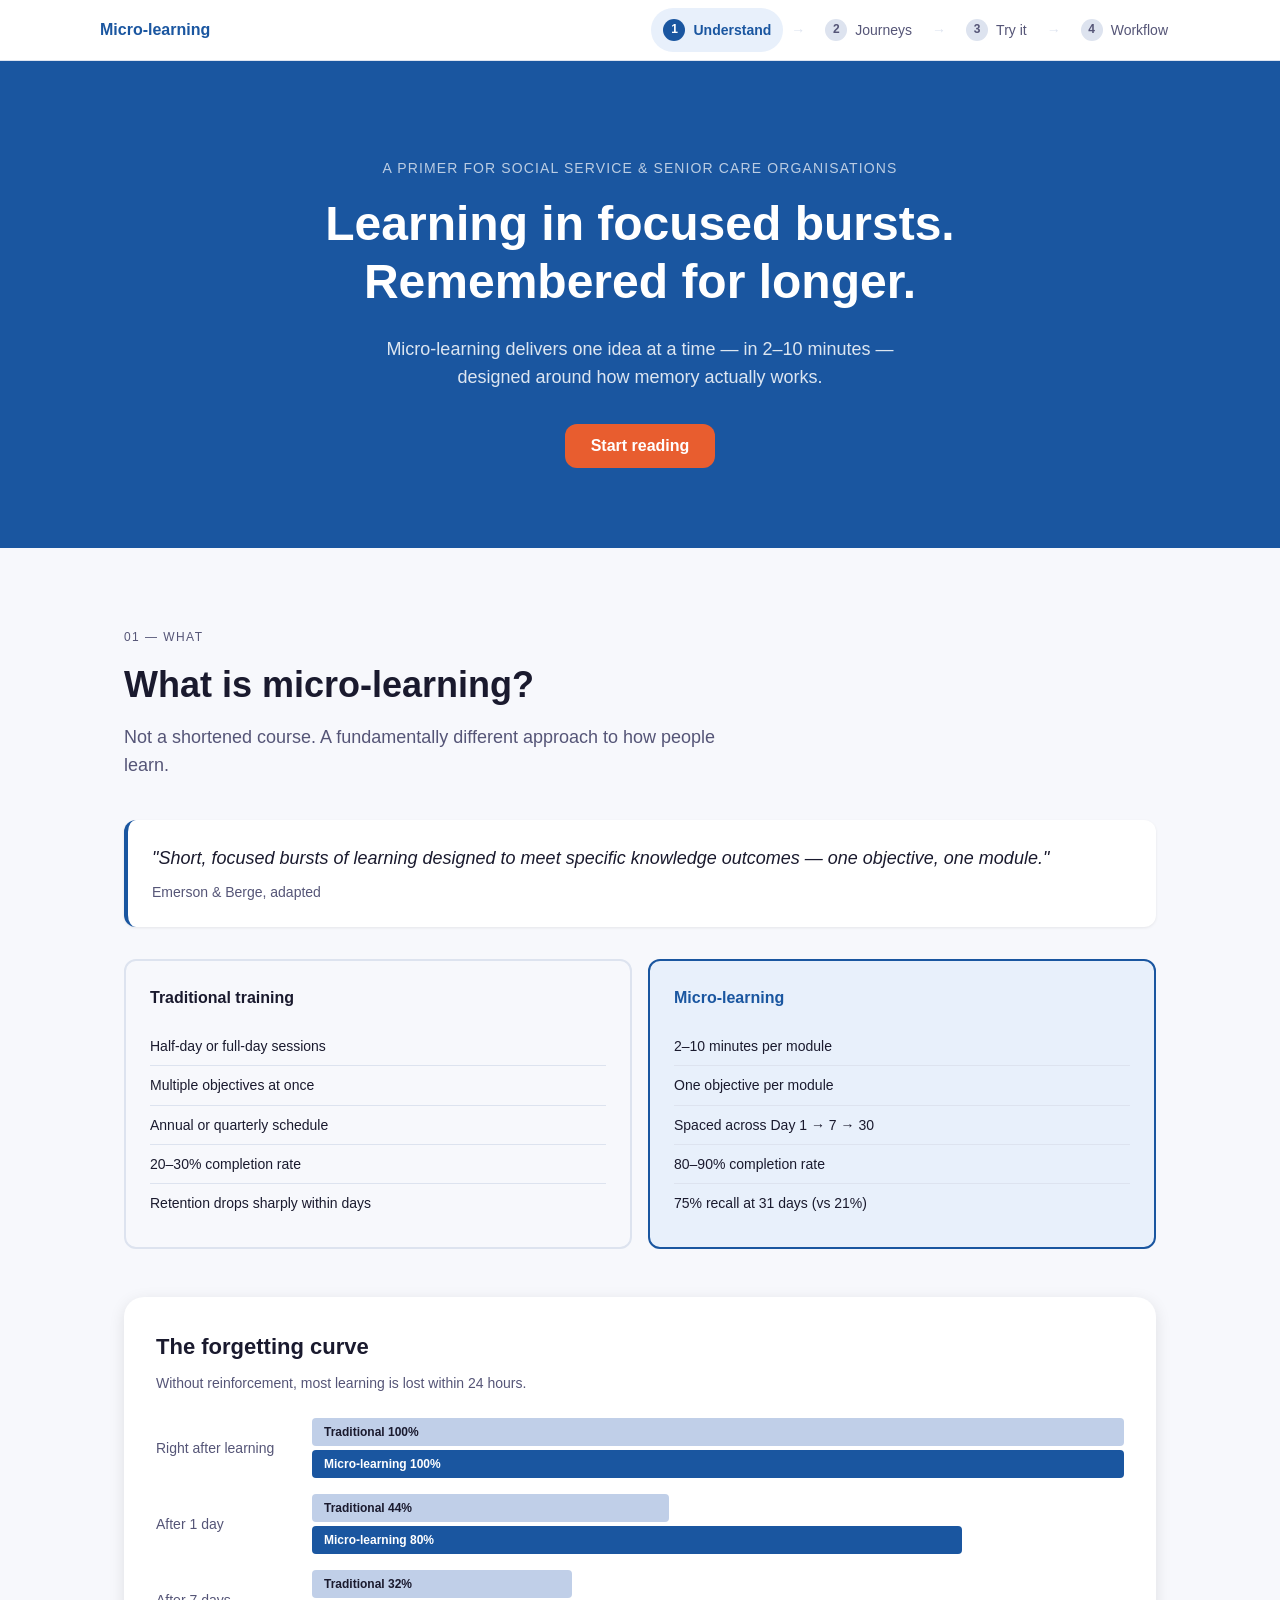
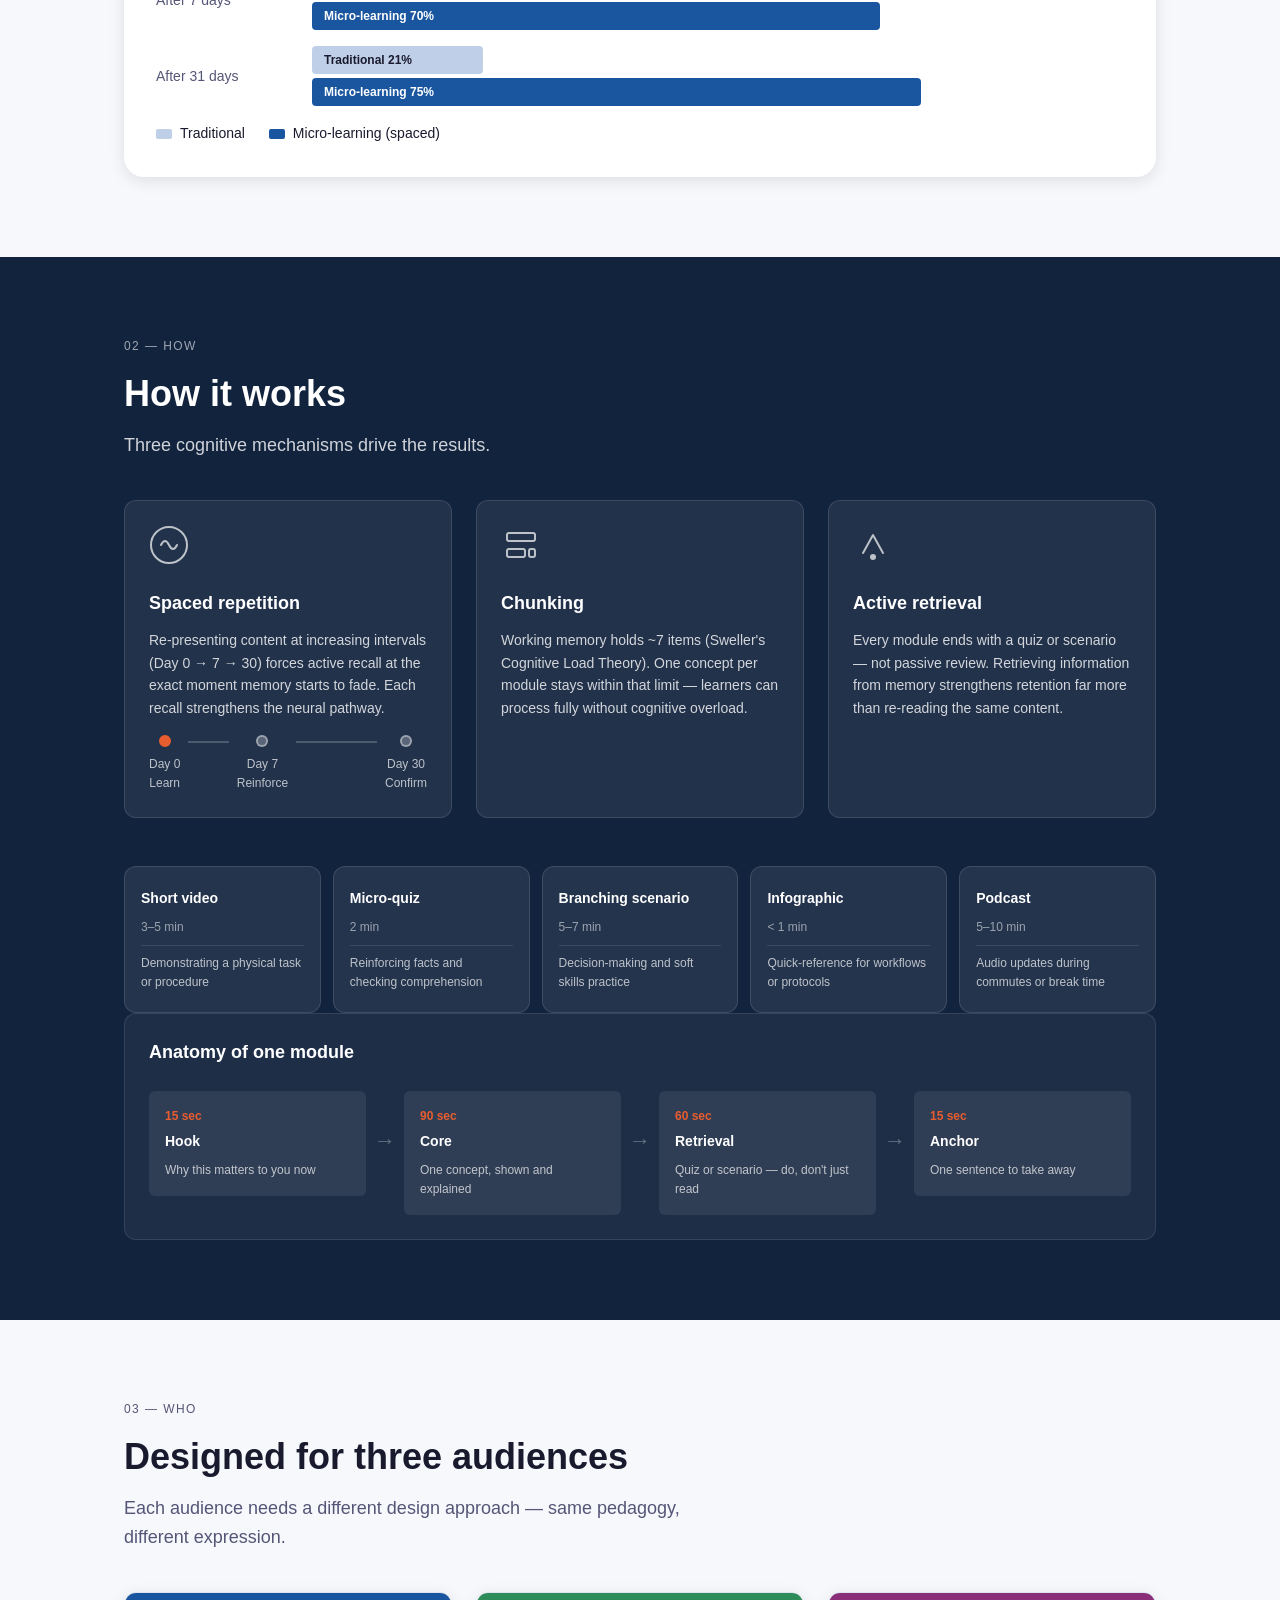
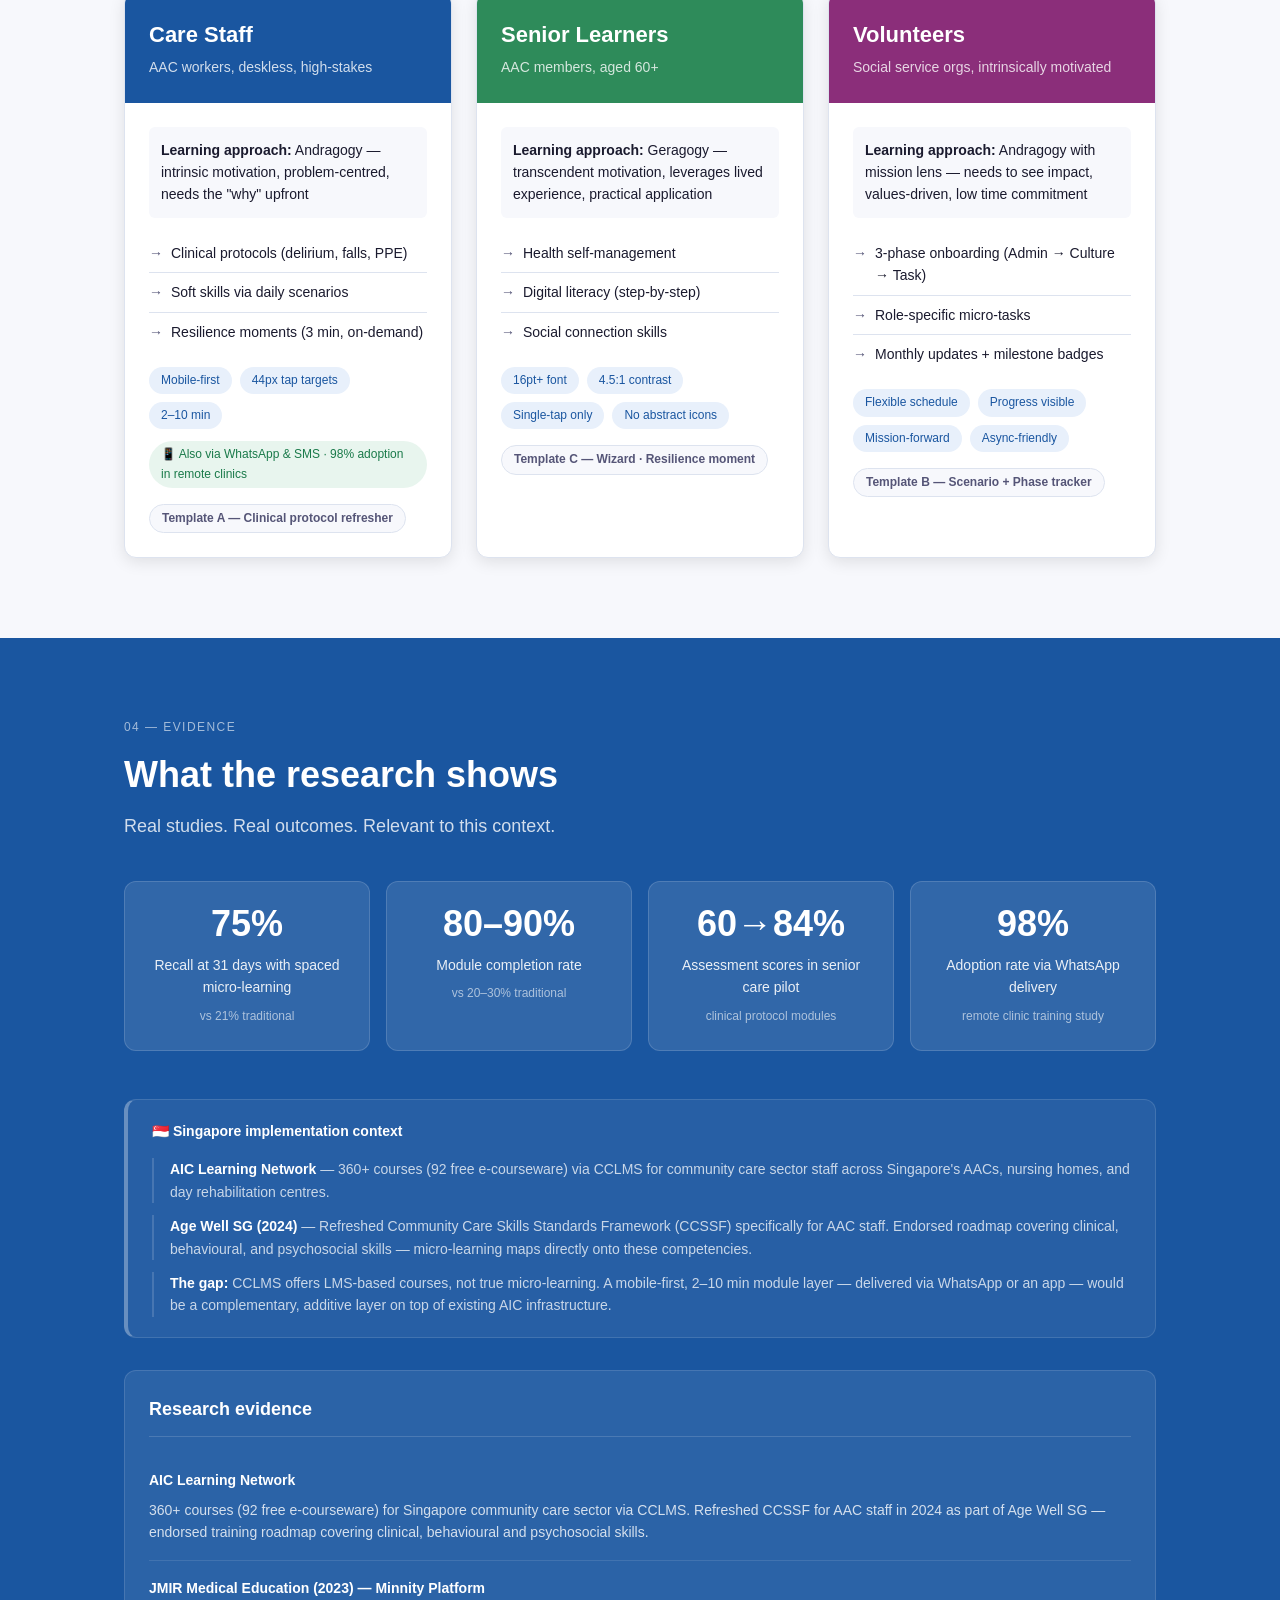
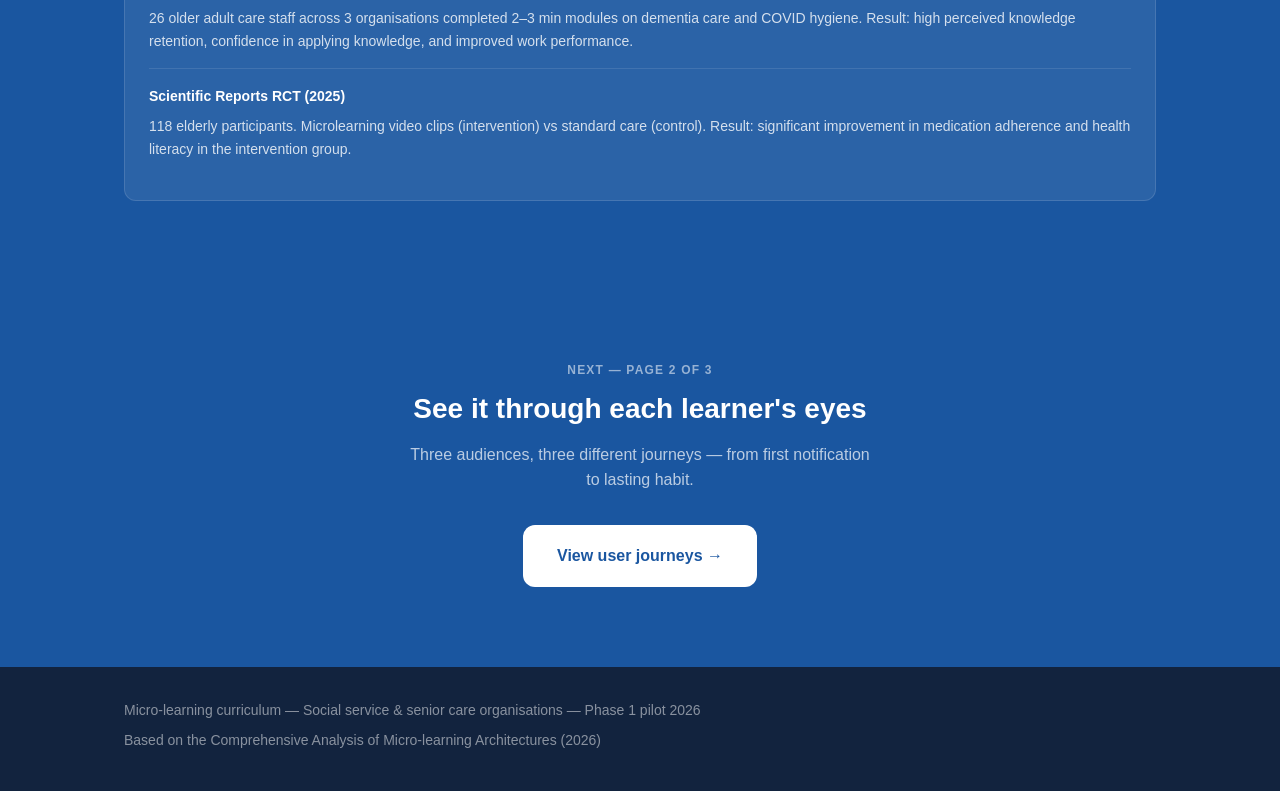
<file: index.html>
<!DOCTYPE html>
<html lang="en">
<head>
  <meta charset="UTF-8" />
  <meta http-equiv="refresh" content="0; url=explainer/" />
  <title>Micro-learning Project</title>
</head>
<body>
  <p>Redirecting to <a href="explainer/">explainer</a>…</p>
</body>
</html>
</file>
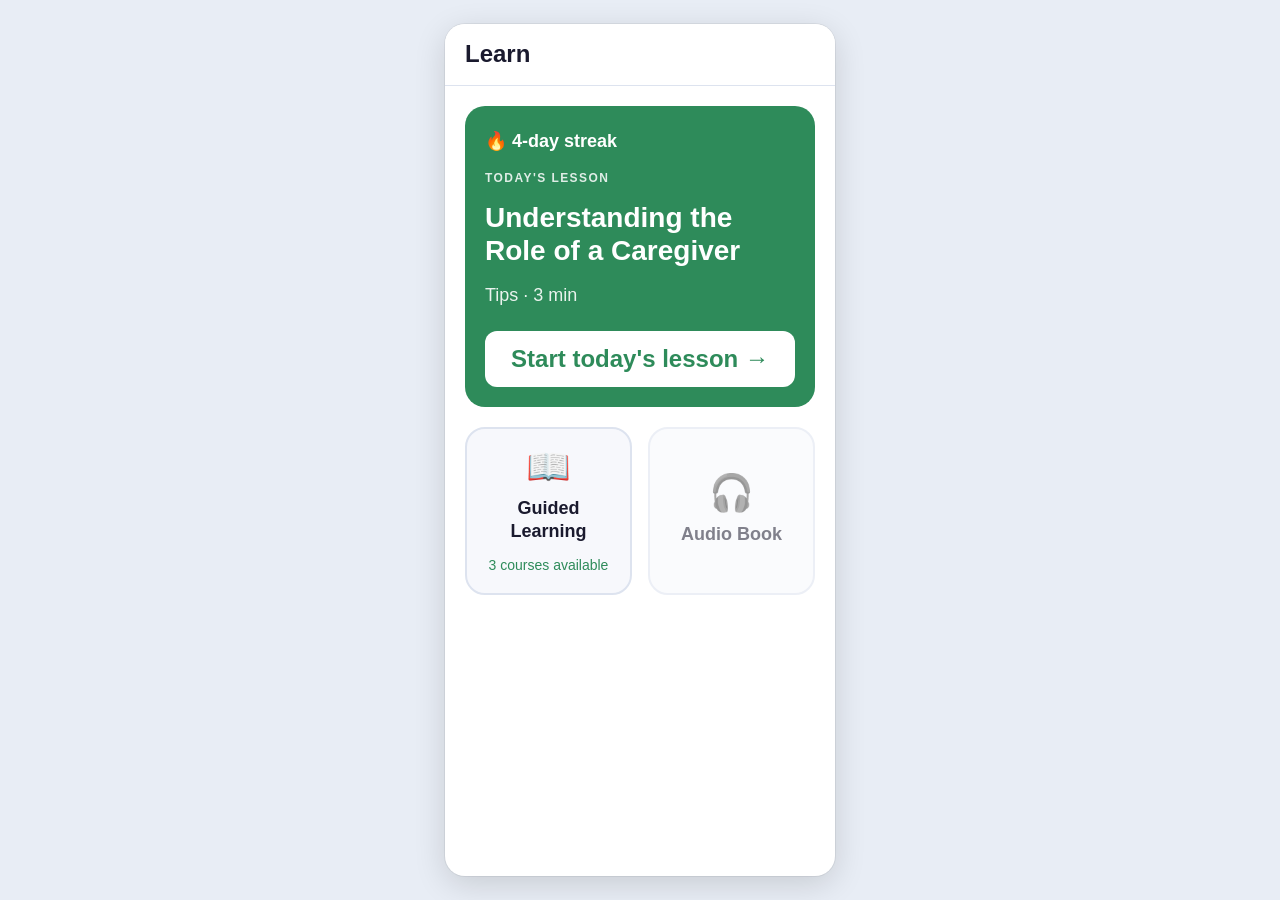
<file: app/index.html>
<!DOCTYPE html>
<html lang="en">
<head>
  <meta charset="UTF-8" />
  <meta name="viewport" content="width=device-width, initial-scale=1.0" />
  <title>Guided Learning</title>
  <link rel="stylesheet" href="style.css?v=5" />
</head>
<body>
<div class="phone-frame">

  <!-- ======================================================
       SCREEN 1: Learn Home
       ====================================================== -->
  <div id="screen-home" class="screen screen--active">
    <header class="app-header">
      <h1 class="app-header__title">Learn</h1>
    </header>

    <div class="screen-body">

      <!-- Today's Lesson card -->
      <div class="today-card">
        <span class="streak">🔥 4-day streak</span>
        <p class="today-card__label">Today's Lesson</p>
        <h2 class="today-card__title" id="home-lesson-title">Understanding the Role of a Caregiver</h2>
        <p class="today-card__sub" id="home-lesson-sub">Tips · 3 min</p>
        <button class="btn--seniors-primary" id="home-start-btn" onclick="startLessonFromHome()">
          Start today's lesson →
        </button>
      </div>

      <!-- Two tiles -->
      <div class="tiles">
        <button class="tile" onclick="showScreen('course')">
          <span class="tile__icon">📖</span>
          <span class="tile__label">Guided Learning</span>
          <span class="tile__sub" id="tile-course-count">3 courses</span>
        </button>
        <button class="tile tile--muted" title="Audio Book — coming soon">
          <span class="tile__icon">🎧</span>
          <span class="tile__label">Audio Book</span>
        </button>
      </div>

    </div>
  </div><!-- /screen-home -->


  <!-- ======================================================
       SCREEN 2: Guided Learning — Course Picker + Chapter List
       ====================================================== -->
  <div id="screen-course" class="screen">
    <header class="app-header">
      <button class="back-btn" onclick="showScreen('home')" aria-label="Back to Learn">←</button>
      <h1 class="app-header__title" id="course-screen-title">Guided Learning</h1>
    </header>

    <!-- Course tabs (injected by JS) -->
    <p class="course-tabs-label">Choose a course</p>
    <div id="course-tabs" class="course-tabs" role="tablist" aria-label="Select a course"></div>

    <div class="screen-body">

      <!-- Course progress bar -->
      <div class="course-progress">
        <div class="course-progress__bar">
          <div class="course-progress__fill" id="course-progress-fill" style="width:0%"></div>
        </div>
        <p class="course-progress__label" id="course-progress-label">0 of 5 lessons complete</p>
      </div>

      <!-- Chapter list (populated by JS) -->
      <ol class="chapter-list" id="chapter-list" aria-label="Course chapters"></ol>

    </div>
  </div><!-- /screen-course -->


  <!-- ======================================================
       SCREEN 3: Micro-lesson Player
       ====================================================== -->
  <div id="screen-player" class="screen">

    <!-- Player header -->
    <header class="player-header">
      <button class="back-btn" onclick="exitPlayer()" aria-label="Exit lesson">←</button>
      <div class="player-header__meta">
        <span id="player-format-badge">Tips · 3 min</span>
      </div>
    </header>

    <!-- Thin progress strip -->
    <div class="player-progress">
      <div class="player-progress__fill" id="player-progress-fill"></div>
    </div>

    <!-- Player body — contains all sub-screens -->
    <div class="player-body">

      <!-- ---- 3a: HOOK ---- -->
      <div id="player-hook" class="player-sub player-sub--active">
        <p class="player-step-label">What you'll learn</p>

        <div class="hook-card">
          <div class="hook-emoji" id="hook-emoji">🤝</div>
          <h2 class="hook-heading" id="hook-heading"></h2>
          <div class="did-you-know">
            <span class="did-you-know__label">Did you know?</span>
            <p class="did-you-know__text" id="hook-fact"></p>
          </div>
        </div>

        <button class="btn--seniors-primary" onclick="nextStep()">Next →</button>
      </div><!-- /player-hook -->


      <!-- ---- 3b: CORE CARDS ---- -->
      <div id="player-core" class="player-sub">
        <div class="card-counter">
          <span id="card-counter-text">Card 1 of 3</span>
          <div class="card-dots" id="card-dots" aria-hidden="true"></div>
        </div>

        <!-- Cards injected here by JS -->
        <div class="core-cards" id="core-cards-container"></div>

        <div class="player-nav-row">
          <button class="btn--seniors-outline" id="core-prev-btn">← Back</button>
          <button class="btn--seniors-primary" id="core-next-btn">Next card →</button>
        </div>
      </div><!-- /player-core -->


      <!-- ---- 3c: RETRIEVAL QUIZ ---- -->
      <div id="player-retrieval" class="player-sub">
        <p class="player-step-label">Check your learning ✏️</p>

        <h2 class="quiz-question" id="quiz-question"></h2>

        <div class="quiz-options" id="quiz-options" role="group" aria-label="Choose an answer"></div>

        <p class="quiz-feedback" id="quiz-feedback" aria-live="polite"></p>

        <div class="quiz-spacer"></div>

        <button
          class="btn--seniors-primary"
          id="quiz-continue-btn"
          style="display:none"
          onclick="nextStep()"
        >Continue →</button>
        <button class="btn--seniors-outline" onclick="prevStep()">← Back to cards</button>
      </div><!-- /player-retrieval -->


      <!-- ---- 3d: ANCHOR ---- -->
      <div id="player-anchor" class="player-sub">
        <p class="player-step-label">Remember this ⭐</p>

        <div class="anchor-card">
          <div class="anchor-emoji" id="anchor-emoji">⭐</div>
          <p class="anchor-takeaway" id="anchor-takeaway"></p>
          <div class="anchor-action">
            <span class="anchor-action__label">Your one action</span>
            <p class="anchor-action__text" id="anchor-action"></p>
          </div>
        </div>

        <button class="btn--seniors-primary" onclick="showCompletion()">Lesson complete! →</button>
        <button class="btn--seniors-outline" onclick="prevStep()">← Back to quiz</button>
      </div><!-- /player-anchor -->

    </div><!-- /player-body -->
  </div><!-- /screen-player -->


  <!-- ======================================================
       SCREEN 4: Completion
       ====================================================== -->
  <div id="screen-done" class="screen">
    <div class="done-screen">
      <div class="done-badge">✓</div>
      <h2 class="done-title">Lesson complete!</h2>
      <p class="done-outcome" id="done-outcome"></p>

      <div class="done-review">
        <span class="done-review__icon">📅</span>
        <div>
          <p class="done-review__headline">Review arrives <strong id="done-review-date"></strong></p>
          <p class="done-review__sub">A quick check-in to lock this in</p>
        </div>
      </div>

      <button class="btn--seniors-outline" id="done-back-btn" onclick="finishLesson()">← Back to course</button>
    </div>
  </div><!-- /screen-done -->

</div><!-- /phone-frame -->

<script src="main.js?v=5"></script>
</body>
</html>
</file>
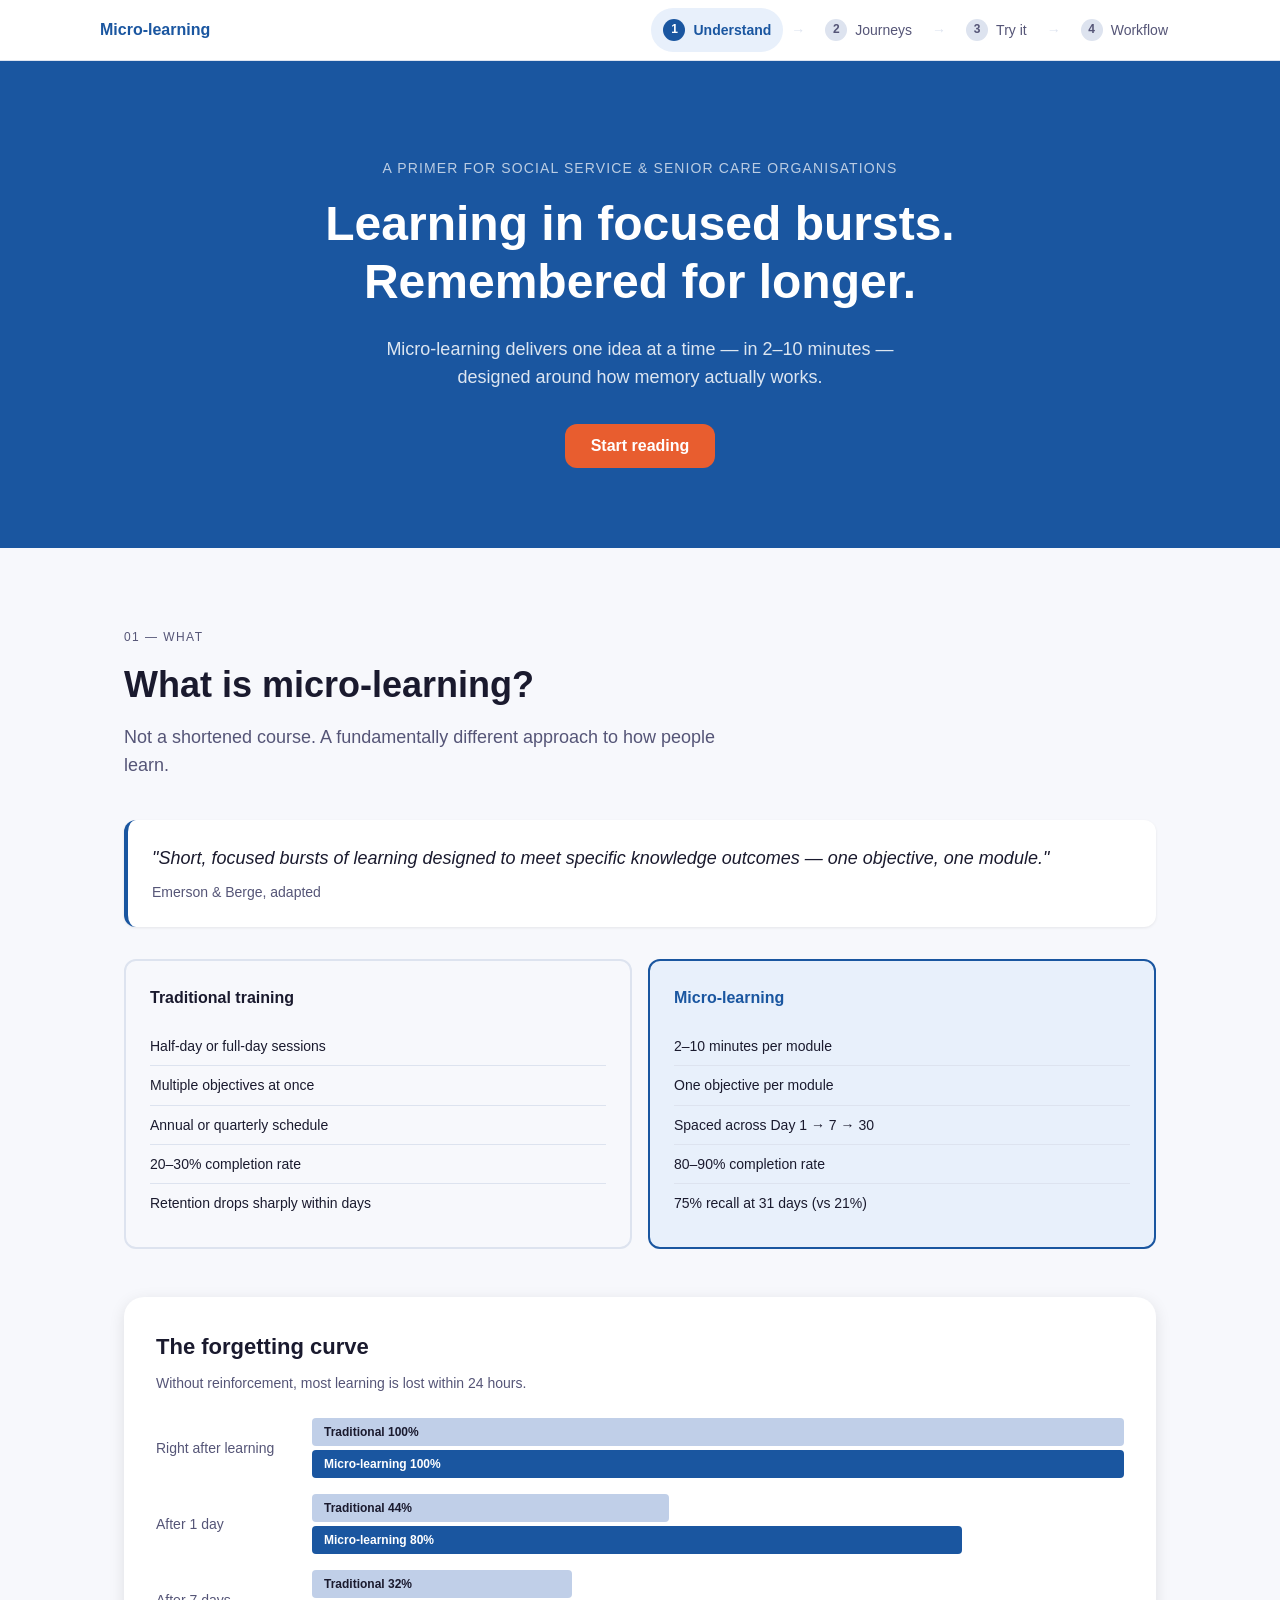
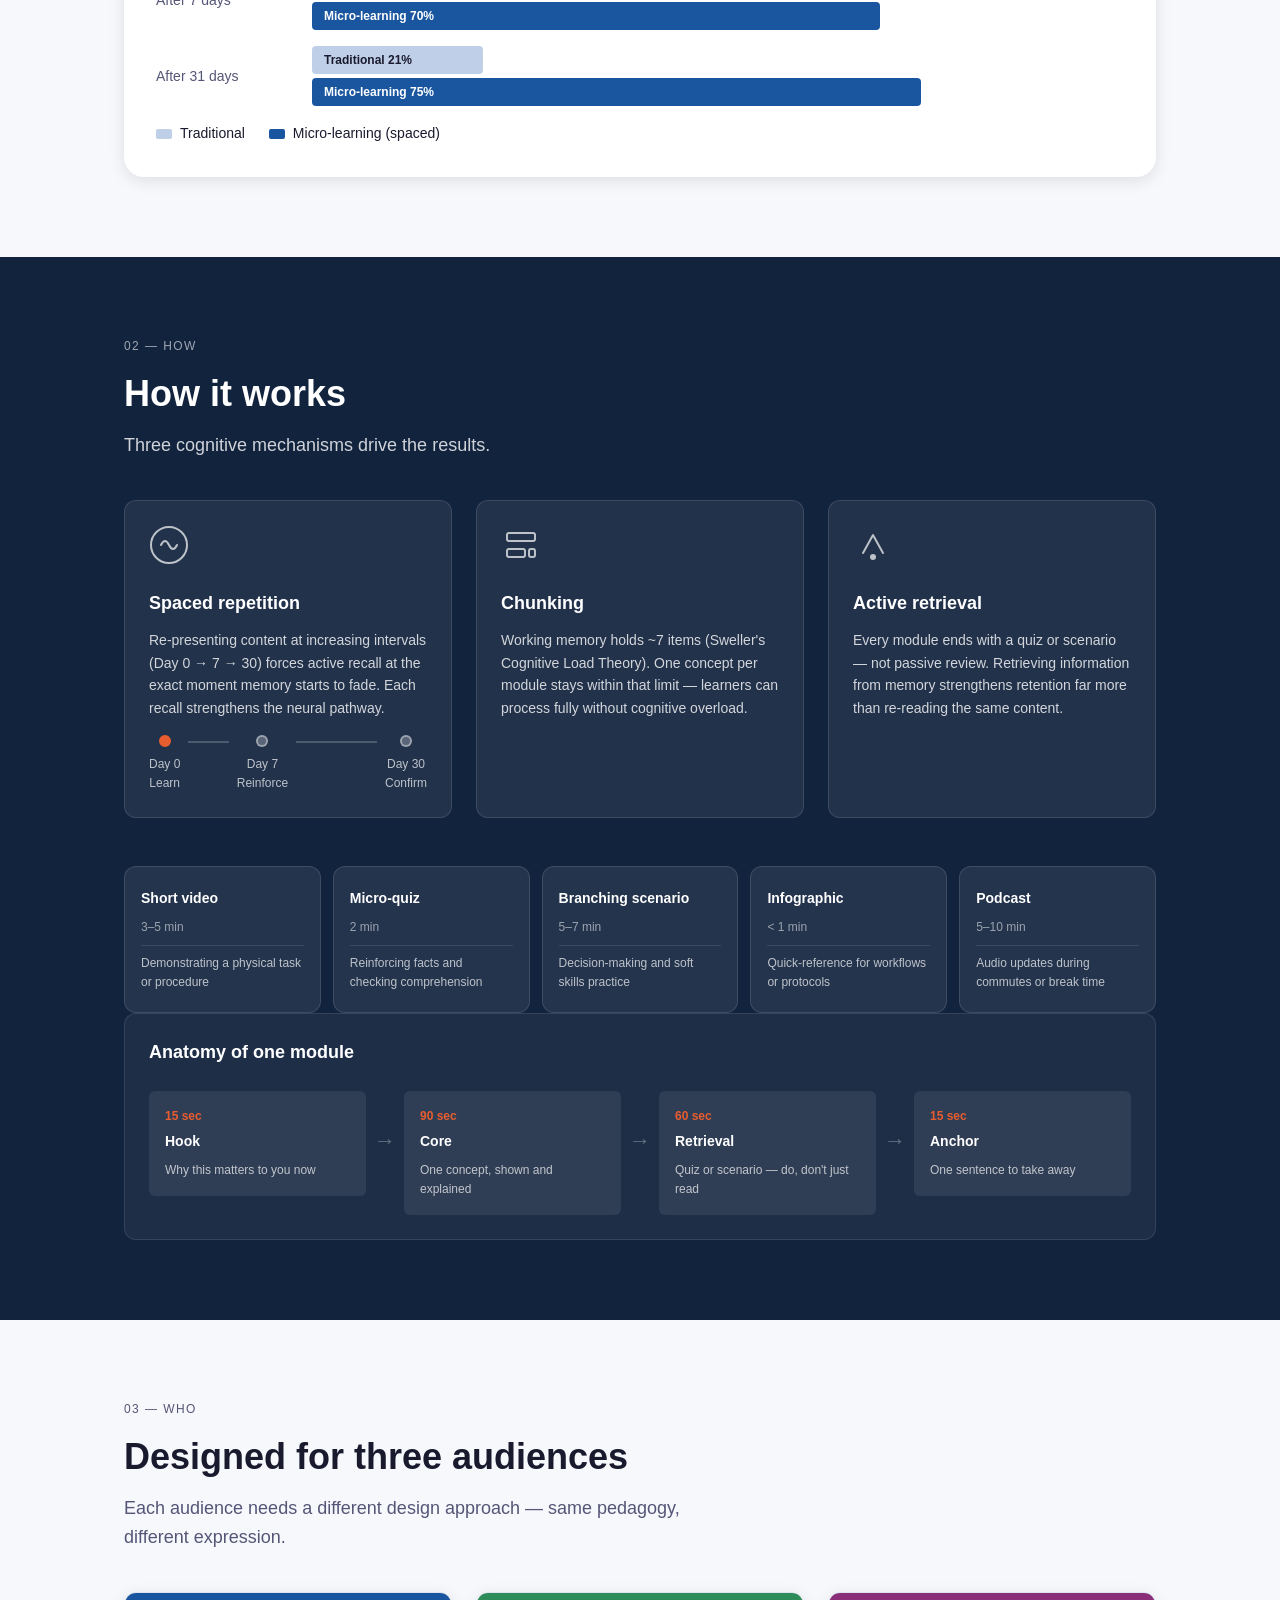
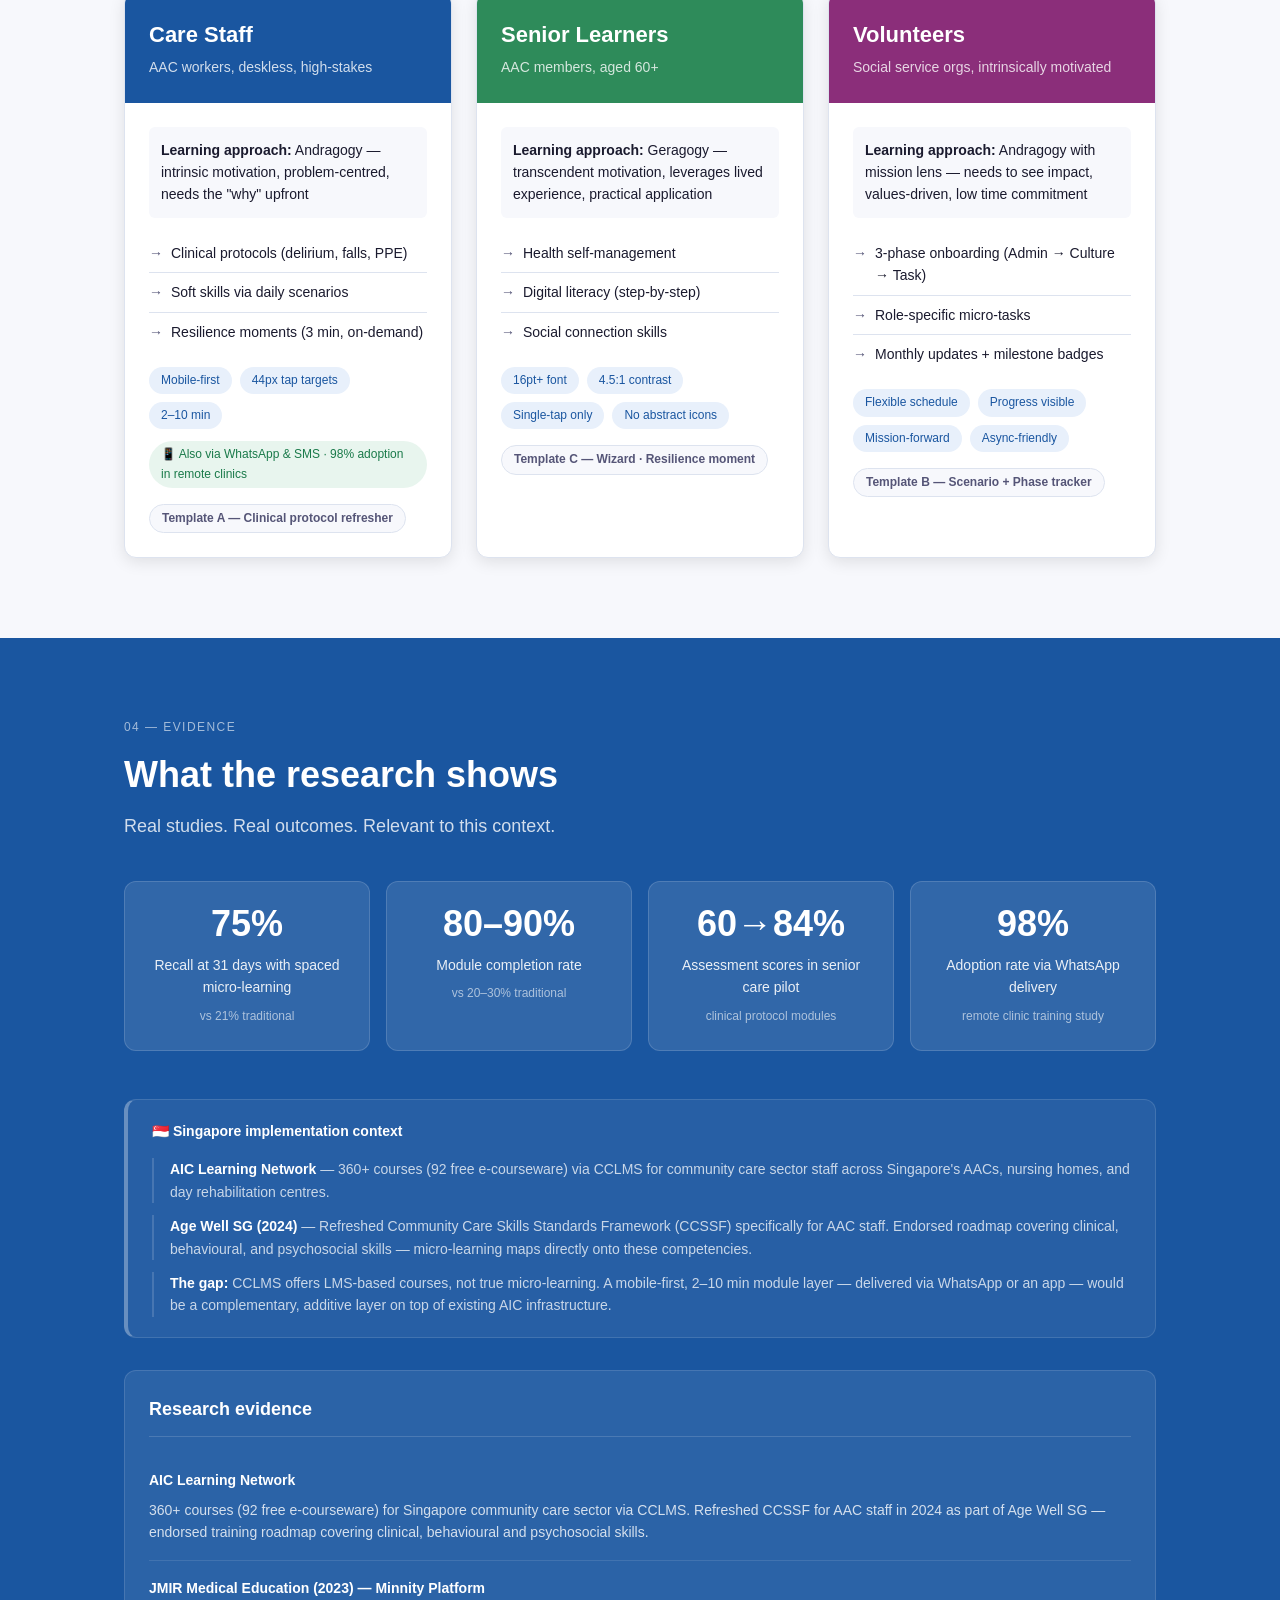
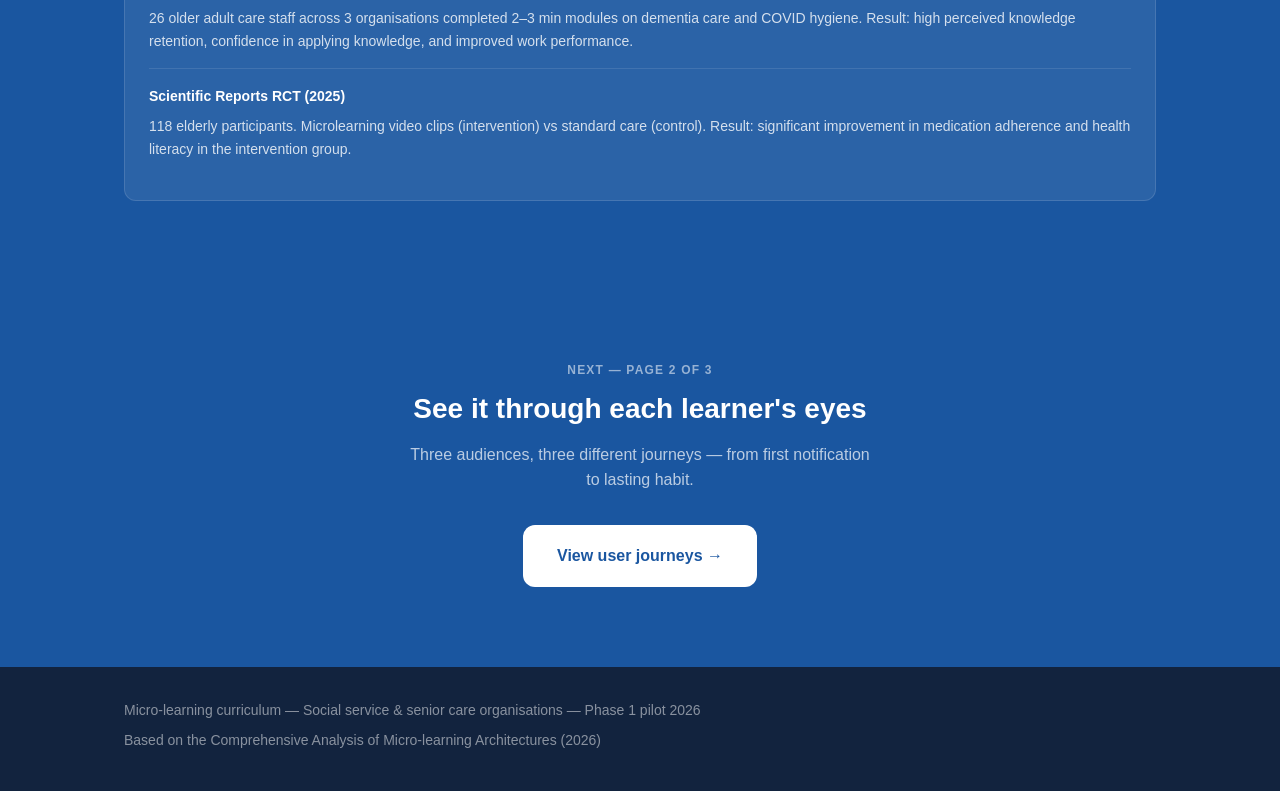
<file: explainer/index.html>
<!DOCTYPE html>
<html lang="en">
<head>
  <meta charset="UTF-8" />
  <meta name="viewport" content="width=device-width, initial-scale=1.0" />
  <title>Micro-learning — Understand</title>
  <link rel="stylesheet" href="styles.css" />
</head>
<body>

  <!-- === 3-PAGE NAV === -->
  <nav class="page-nav" role="navigation" aria-label="Guide pages">
    <div class="page-nav__inner">
      <span class="page-nav__logo">Micro-learning</span>
      <ol class="page-nav__steps" role="list">
        <li class="page-nav__step page-nav__step--active" aria-current="page">
          <a href="index.html" class="page-nav__link">
            <span class="page-nav__num">1</span>
            <span class="page-nav__label">Understand</span>
          </a>
        </li>
        <li class="page-nav__sep" aria-hidden="true">→</li>
        <li class="page-nav__step">
          <a href="journeys.html" class="page-nav__link">
            <span class="page-nav__num">2</span>
            <span class="page-nav__label">Journeys</span>
          </a>
        </li>
        <li class="page-nav__sep" aria-hidden="true">→</li>
        <li class="page-nav__step">
          <a href="experience.html" class="page-nav__link">
            <span class="page-nav__num">3</span>
            <span class="page-nav__label">Try it</span>
          </a>
        </li>
        <li class="page-nav__sep" aria-hidden="true">→</li>
        <li class="page-nav__step">
          <a href="workflow.html" class="page-nav__link">
            <span class="page-nav__num">4</span>
            <span class="page-nav__label">Workflow</span>
          </a>
        </li>
      </ol>
    </div>
  </nav>

  <main>

    <!-- === HERO === -->
    <section id="hero" class="hero" aria-labelledby="hero-heading">
      <div class="container">
        <p class="hero__eyebrow">A primer for social service &amp; senior care organisations</p>
        <h1 class="hero__heading" id="hero-heading">Learning in focused bursts.<br>Remembered for longer.</h1>
        <p class="hero__sub">Micro-learning delivers one idea at a time — in 2–10 minutes — designed around how memory actually works.</p>
        <a href="#what" class="btn btn--primary">Start reading</a>
      </div>
    </section>

    <!-- === SECTION 1: WHAT === -->
    <section id="what" class="section section--light" aria-labelledby="what-heading">
      <div class="container">
        <span class="section__label">01 — What</span>
        <h2 class="section__heading" id="what-heading">What is micro-learning?</h2>
        <p class="section__lead">Not a shortened course. A fundamentally different approach to how people learn.</p>

        <div class="definition-card">
          <blockquote class="definition-card__quote">
            "Short, focused bursts of learning designed to meet specific knowledge outcomes — one objective, one module."
          </blockquote>
          <p class="definition-card__credit">Emerson &amp; Berge, adapted</p>
        </div>

        <div class="compare-grid">
          <div class="compare-grid__item compare-grid__item--old">
            <h3 class="compare-grid__title">Traditional training</h3>
            <ul class="compare-grid__list" role="list">
              <li>Half-day or full-day sessions</li>
              <li>Multiple objectives at once</li>
              <li>Annual or quarterly schedule</li>
              <li>20–30% completion rate</li>
              <li>Retention drops sharply within days</li>
            </ul>
          </div>
          <div class="compare-grid__item compare-grid__item--new">
            <h3 class="compare-grid__title">Micro-learning</h3>
            <ul class="compare-grid__list" role="list">
              <li>2–10 minutes per module</li>
              <li>One objective per module</li>
              <li>Spaced across Day 1 → 7 → 30</li>
              <li>80–90% completion rate</li>
              <li>75% recall at 31 days (vs 21%)</li>
            </ul>
          </div>
        </div>

        <!-- Forgetting curve visual -->
        <div class="curve-visual" aria-label="Ebbinghaus forgetting curve illustration">
          <div class="curve-visual__header">
            <h3 class="curve-visual__title">The forgetting curve</h3>
            <p class="curve-visual__sub">Without reinforcement, most learning is lost within 24 hours.</p>
          </div>
          <div class="curve-visual__chart" role="img" aria-label="Chart showing memory retention declining from 100% at learning to 21% after 31 days without reinforcement, versus 75% with spaced micro-learning">
            <div class="curve-bar-group">
              <div class="curve-bar-group__label">Right after learning</div>
              <div class="curve-bar-group__bars">
                <div class="curve-bar curve-bar--traditional" style="--bar-width: 100%"><span class="curve-bar__label">Traditional 100%</span></div>
                <div class="curve-bar curve-bar--micro" style="--bar-width: 100%"><span class="curve-bar__label">Micro-learning 100%</span></div>
              </div>
            </div>
            <div class="curve-bar-group">
              <div class="curve-bar-group__label">After 1 day</div>
              <div class="curve-bar-group__bars">
                <div class="curve-bar curve-bar--traditional" style="--bar-width: 44%"><span class="curve-bar__label">Traditional 44%</span></div>
                <div class="curve-bar curve-bar--micro" style="--bar-width: 80%"><span class="curve-bar__label">Micro-learning 80%</span></div>
              </div>
            </div>
            <div class="curve-bar-group">
              <div class="curve-bar-group__label">After 7 days</div>
              <div class="curve-bar-group__bars">
                <div class="curve-bar curve-bar--traditional" style="--bar-width: 32%"><span class="curve-bar__label">Traditional 32%</span></div>
                <div class="curve-bar curve-bar--micro" style="--bar-width: 70%"><span class="curve-bar__label">Micro-learning 70%</span></div>
              </div>
            </div>
            <div class="curve-bar-group">
              <div class="curve-bar-group__label">After 31 days</div>
              <div class="curve-bar-group__bars">
                <div class="curve-bar curve-bar--traditional" style="--bar-width: 21%"><span class="curve-bar__label">Traditional 21%</span></div>
                <div class="curve-bar curve-bar--micro" style="--bar-width: 75%"><span class="curve-bar__label">Micro-learning 75%</span></div>
              </div>
            </div>
            <div class="curve-legend">
              <span class="curve-legend__item curve-legend__item--traditional">Traditional</span>
              <span class="curve-legend__item curve-legend__item--micro">Micro-learning (spaced)</span>
            </div>
          </div>
        </div>
      </div>
    </section>

    <!-- === SECTION 2: HOW === -->
    <section id="how" class="section section--dark" aria-labelledby="how-heading">
      <div class="container">
        <span class="section__label section__label--light">02 — How</span>
        <h2 class="section__heading section__heading--light" id="how-heading">How it works</h2>
        <p class="section__lead section__lead--light">Three cognitive mechanisms drive the results.</p>

        <div class="mechanism-grid">

          <div class="mechanism-card">
            <div class="mechanism-card__icon" aria-hidden="true">
              <svg width="40" height="40" viewBox="0 0 40 40" fill="none" xmlns="http://www.w3.org/2000/svg">
                <circle cx="20" cy="20" r="18" stroke="currentColor" stroke-width="2"/>
                <path d="M12 20 Q16 12 20 20 Q24 28 28 20" stroke="currentColor" stroke-width="2" fill="none" stroke-linecap="round"/>
              </svg>
            </div>
            <h3 class="mechanism-card__title">Spaced repetition</h3>
            <p class="mechanism-card__body">Re-presenting content at increasing intervals (Day 0 → 7 → 30) forces active recall at the exact moment memory starts to fade. Each recall strengthens the neural pathway.</p>
            <div class="spacing-diagram" aria-label="Spacing timeline">
              <div class="spacing-diagram__step">
                <div class="spacing-diagram__dot spacing-diagram__dot--active"></div>
                <span>Day 0<br>Learn</span>
              </div>
              <div class="spacing-diagram__line"></div>
              <div class="spacing-diagram__step">
                <div class="spacing-diagram__dot"></div>
                <span>Day 7<br>Reinforce</span>
              </div>
              <div class="spacing-diagram__line spacing-diagram__line--long"></div>
              <div class="spacing-diagram__step">
                <div class="spacing-diagram__dot"></div>
                <span>Day 30<br>Confirm</span>
              </div>
            </div>
          </div>

          <div class="mechanism-card">
            <div class="mechanism-card__icon" aria-hidden="true">
              <svg width="40" height="40" viewBox="0 0 40 40" fill="none" xmlns="http://www.w3.org/2000/svg">
                <rect x="6" y="8" width="28" height="8" rx="2" stroke="currentColor" stroke-width="2"/>
                <rect x="6" y="24" width="18" height="8" rx="2" stroke="currentColor" stroke-width="2"/>
                <rect x="28" y="24" width="6" height="8" rx="2" stroke="currentColor" stroke-width="2"/>
              </svg>
            </div>
            <h3 class="mechanism-card__title">Chunking</h3>
            <p class="mechanism-card__body">Working memory holds ~7 items (Sweller's Cognitive Load Theory). One concept per module stays within that limit — learners can process fully without cognitive overload.</p>
          </div>

          <div class="mechanism-card">
            <div class="mechanism-card__icon" aria-hidden="true">
              <svg width="40" height="40" viewBox="0 0 40 40" fill="none" xmlns="http://www.w3.org/2000/svg">
                <path d="M10 28 L20 10 L30 28" stroke="currentColor" stroke-width="2" stroke-linecap="round" stroke-linejoin="round"/>
                <circle cx="20" cy="32" r="3" fill="currentColor"/>
              </svg>
            </div>
            <h3 class="mechanism-card__title">Active retrieval</h3>
            <p class="mechanism-card__body">Every module ends with a quiz or scenario — not passive review. Retrieving information from memory strengthens retention far more than re-reading the same content.</p>
          </div>

        </div>

        <!-- Format selection grid -->
        <div class="format-grid" aria-label="Module format types">
          <div class="format-card">
            <div class="format-card__title">Short video</div>
            <div class="format-card__duration">3–5 min</div>
            <div class="format-card__use">Demonstrating a physical task or procedure</div>
          </div>
          <div class="format-card">
            <div class="format-card__title">Micro-quiz</div>
            <div class="format-card__duration">2 min</div>
            <div class="format-card__use">Reinforcing facts and checking comprehension</div>
          </div>
          <div class="format-card">
            <div class="format-card__title">Branching scenario</div>
            <div class="format-card__duration">5–7 min</div>
            <div class="format-card__use">Decision-making and soft skills practice</div>
          </div>
          <div class="format-card">
            <div class="format-card__title">Infographic</div>
            <div class="format-card__duration">&lt; 1 min</div>
            <div class="format-card__use">Quick-reference for workflows or protocols</div>
          </div>
          <div class="format-card">
            <div class="format-card__title">Podcast</div>
            <div class="format-card__duration">5–10 min</div>
            <div class="format-card__use">Audio updates during commutes or break time</div>
          </div>
        </div>

        <!-- Module anatomy -->
        <div class="anatomy">
          <h3 class="anatomy__title">Anatomy of one module</h3>
          <div class="anatomy__steps">
            <div class="anatomy__step">
              <div class="anatomy__step-time">15 sec</div>
              <div class="anatomy__step-label">Hook</div>
              <div class="anatomy__step-desc">Why this matters to you now</div>
            </div>
            <div class="anatomy__arrow" aria-hidden="true">→</div>
            <div class="anatomy__step">
              <div class="anatomy__step-time">90 sec</div>
              <div class="anatomy__step-label">Core</div>
              <div class="anatomy__step-desc">One concept, shown and explained</div>
            </div>
            <div class="anatomy__arrow" aria-hidden="true">→</div>
            <div class="anatomy__step">
              <div class="anatomy__step-time">60 sec</div>
              <div class="anatomy__step-label">Retrieval</div>
              <div class="anatomy__step-desc">Quiz or scenario — do, don't just read</div>
            </div>
            <div class="anatomy__arrow" aria-hidden="true">→</div>
            <div class="anatomy__step">
              <div class="anatomy__step-time">15 sec</div>
              <div class="anatomy__step-label">Anchor</div>
              <div class="anatomy__step-desc">One sentence to take away</div>
            </div>
          </div>
        </div>

      </div>
    </section>

    <!-- === SECTION 3: WHO === -->
    <section id="who" class="section section--light" aria-labelledby="who-heading">
      <div class="container">
        <span class="section__label">03 — Who</span>
        <h2 class="section__heading" id="who-heading">Designed for three audiences</h2>
        <p class="section__lead">Each audience needs a different design approach — same pedagogy, different expression.</p>

        <div class="audience-grid">

          <!-- Care staff -->
          <div class="audience-card">
            <div class="audience-card__header audience-card__header--staff">
              <h3 class="audience-card__title">Care Staff</h3>
              <p class="audience-card__role">AAC workers, deskless, high-stakes</p>
            </div>
            <div class="audience-card__body">
              <p class="audience-card__insight"><strong>Learning approach:</strong> Andragogy — intrinsic motivation, problem-centred, needs the "why" upfront</p>
              <ul class="audience-card__list" role="list">
                <li>Clinical protocols (delirium, falls, PPE)</li>
                <li>Soft skills via daily scenarios</li>
                <li>Resilience moments (3 min, on-demand)</li>
              </ul>
              <div class="audience-card__constraints">
                <span class="tag">Mobile-first</span>
                <span class="tag">44px tap targets</span>
                <span class="tag">2–10 min</span>
              </div>
              <div class="whatsapp-chip" aria-label="WhatsApp delivery available">📱 Also via WhatsApp &amp; SMS · 98% adoption in remote clinics</div>
              <div class="template-tag">Template A — Clinical protocol refresher</div>
            </div>
          </div>

          <!-- Seniors -->
          <div class="audience-card">
            <div class="audience-card__header audience-card__header--seniors">
              <h3 class="audience-card__title">Senior Learners</h3>
              <p class="audience-card__role">AAC members, aged 60+</p>
            </div>
            <div class="audience-card__body">
              <p class="audience-card__insight"><strong>Learning approach:</strong> Geragogy — transcendent motivation, leverages lived experience, practical application</p>
              <ul class="audience-card__list" role="list">
                <li>Health self-management</li>
                <li>Digital literacy (step-by-step)</li>
                <li>Social connection skills</li>
              </ul>
              <div class="audience-card__constraints">
                <span class="tag">16pt+ font</span>
                <span class="tag">4.5:1 contrast</span>
                <span class="tag">Single-tap only</span>
                <span class="tag">No abstract icons</span>
              </div>
              <div class="template-tag">Template C — Wizard · Resilience moment</div>
            </div>
          </div>

          <!-- Volunteers -->
          <div class="audience-card">
            <div class="audience-card__header audience-card__header--volunteers">
              <h3 class="audience-card__title">Volunteers</h3>
              <p class="audience-card__role">Social service orgs, intrinsically motivated</p>
            </div>
            <div class="audience-card__body">
              <p class="audience-card__insight"><strong>Learning approach:</strong> Andragogy with mission lens — needs to see impact, values-driven, low time commitment</p>
              <ul class="audience-card__list" role="list">
                <li>3-phase onboarding (Admin → Culture → Task)</li>
                <li>Role-specific micro-tasks</li>
                <li>Monthly updates + milestone badges</li>
              </ul>
              <div class="audience-card__constraints">
                <span class="tag">Flexible schedule</span>
                <span class="tag">Progress visible</span>
                <span class="tag">Mission-forward</span>
                <span class="tag">Async-friendly</span>
              </div>
              <div class="template-tag">Template B — Scenario + Phase tracker</div>
            </div>
          </div>

        </div>
      </div>
    </section>

    <!-- === SECTION 4: EVIDENCE === -->
    <section id="evidence" class="section section--accent" aria-labelledby="evidence-heading">
      <div class="container">
        <span class="section__label section__label--light">04 — Evidence</span>
        <h2 class="section__heading section__heading--light" id="evidence-heading">What the research shows</h2>
        <p class="section__lead section__lead--light">Real studies. Real outcomes. Relevant to this context.</p>

        <div class="stat-grid">
          <div class="stat-card">
            <div class="stat-card__number">75%</div>
            <div class="stat-card__label">Recall at 31 days with spaced micro-learning</div>
            <div class="stat-card__vs">vs 21% traditional</div>
          </div>
          <div class="stat-card">
            <div class="stat-card__number">80–90%</div>
            <div class="stat-card__label">Module completion rate</div>
            <div class="stat-card__vs">vs 20–30% traditional</div>
          </div>
          <div class="stat-card">
            <div class="stat-card__number">60→84%</div>
            <div class="stat-card__label">Assessment scores in senior care pilot</div>
            <div class="stat-card__vs">clinical protocol modules</div>
          </div>
          <div class="stat-card">
            <div class="stat-card__number">98%</div>
            <div class="stat-card__label">Adoption rate via WhatsApp delivery</div>
            <div class="stat-card__vs">remote clinic training study</div>
          </div>
        </div>

        <!-- Singapore context callout -->
        <div class="singapore-callout" aria-label="Singapore context">
          <p class="singapore-callout__title">🇸🇬 Singapore implementation context</p>
          <div class="singapore-callout__items">
            <div class="singapore-callout__item">
              <strong>AIC Learning Network</strong> — 360+ courses (92 free e-courseware) via CCLMS for community care sector staff across Singapore's AACs, nursing homes, and day rehabilitation centres.
            </div>
            <div class="singapore-callout__item">
              <strong>Age Well SG (2024)</strong> — Refreshed Community Care Skills Standards Framework (CCSSF) specifically for AAC staff. Endorsed roadmap covering clinical, behavioural, and psychosocial skills — micro-learning maps directly onto these competencies.
            </div>
            <div class="singapore-callout__item">
              <strong>The gap:</strong> CCLMS offers LMS-based courses, not true micro-learning. A mobile-first, 2–10 min module layer — delivered via WhatsApp or an app — would be a complementary, additive layer on top of existing AIC infrastructure.
            </div>
          </div>
        </div>

        <div class="case-study-list">
          <h3 class="case-study-list__title">Research evidence</h3>
          <div class="case-study">
            <div class="case-study__org">AIC Learning Network</div>
            <div class="case-study__detail">360+ courses (92 free e-courseware) for Singapore community care sector via CCLMS. Refreshed CCSSF for AAC staff in 2024 as part of Age Well SG — endorsed training roadmap covering clinical, behavioural and psychosocial skills.</div>
          </div>
          <div class="case-study">
            <div class="case-study__org">JMIR Medical Education (2023) — Minnity Platform</div>
            <div class="case-study__detail">26 older adult care staff across 3 organisations completed 2–3 min modules on dementia care and COVID hygiene. Result: high perceived knowledge retention, confidence in applying knowledge, and improved work performance.</div>
          </div>
          <div class="case-study">
            <div class="case-study__org">Scientific Reports RCT (2025)</div>
            <div class="case-study__detail">118 elderly participants. Microlearning video clips (intervention) vs standard care (control). Result: significant improvement in medication adherence and health literacy in the intervention group.</div>
          </div>
        </div>

      </div>
    </section>

    <!-- === PAGE CTA → journeys.html === -->
    <section class="page-cta" aria-label="Next: user journeys">
      <div class="container">
        <p class="page-cta__label">Next — Page 2 of 3</p>
        <h2 class="page-cta__heading">See it through each learner's eyes</h2>
        <p class="page-cta__sub">Three audiences, three different journeys — from first notification to lasting habit.</p>
        <a href="journeys.html" class="btn btn--white btn--large">View user journeys →</a>
      </div>
    </section>

  </main>

  <!-- === FOOTER === -->
  <footer class="footer" role="contentinfo">
    <div class="container">
      <p class="footer__text">Micro-learning curriculum — Social service &amp; senior care organisations — Phase 1 pilot 2026</p>
      <p class="footer__text">Based on the Comprehensive Analysis of Micro-learning Architectures (2026)</p>
    </div>
  </footer>

  <script src="main.js"></script>
</body>
</html>
</file>
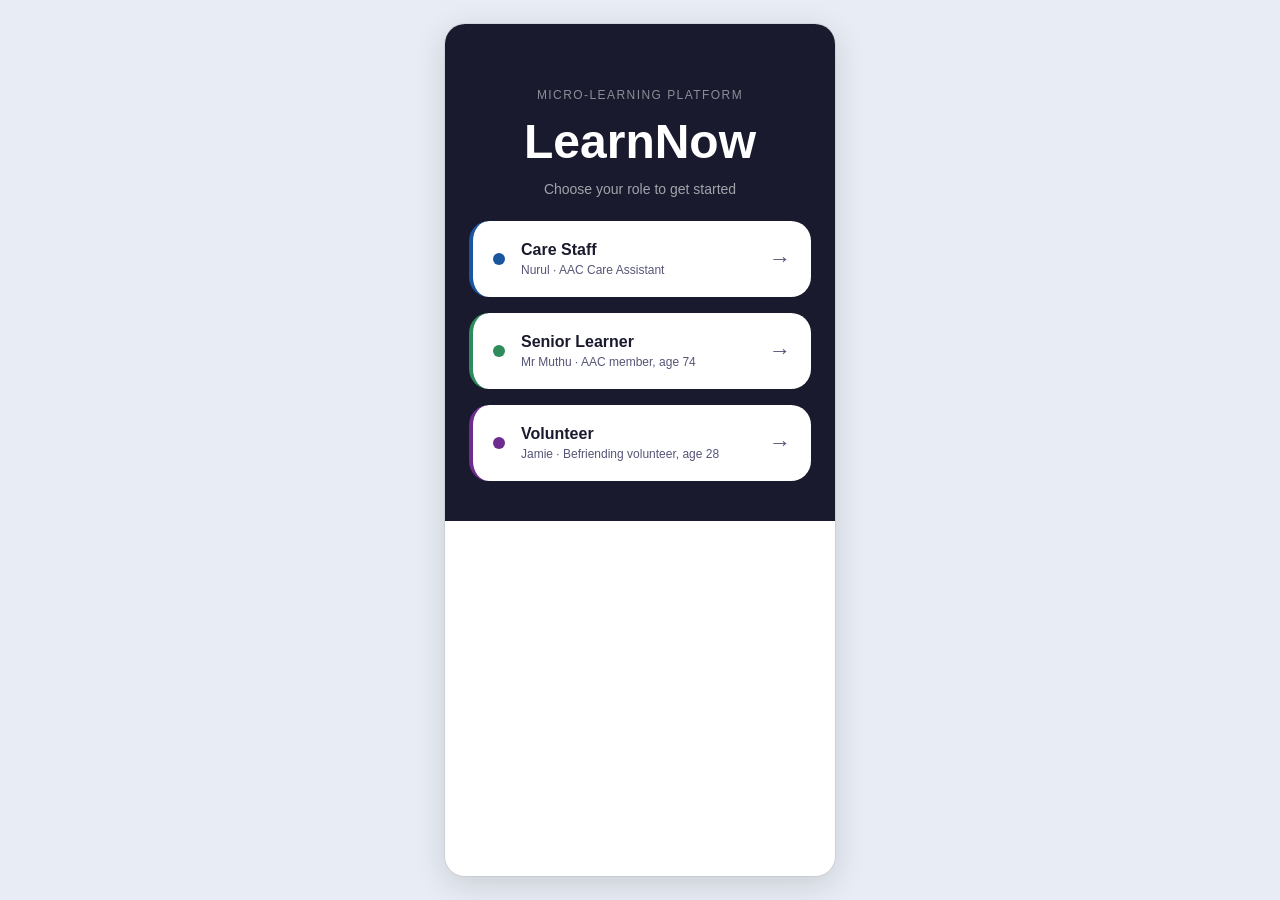
<file: ui/index.html>
<!DOCTYPE html>
<html lang="en">
<head>
  <meta charset="UTF-8">
  <meta name="viewport" content="width=device-width, initial-scale=1.0">
  <title>LearnNow — Micro-learning Platform</title>
  <link rel="stylesheet" href="tokens.css">
  <link rel="stylesheet" href="style.css">
</head>
<body>

  <!-- ============================================================
       APP HEADER (hidden on login screen, shown after login)
       ============================================================ -->
  <header class="app-header app-header--hidden" id="app-header" role="banner">
    <span class="app-header__logo">LearnNow</span>
    <div class="app-header__right">
      <span class="app-header__role-chip" id="header-role-chip"></span>
      <button class="app-header__logout" onclick="logout()" aria-label="Log out">×</button>
    </div>
  </header>

  <!-- ============================================================
       PHONE FRAME WRAPPER
       ============================================================ -->
  <div class="phone-frame">

    <!-- ==========================================================
         LOGIN SCREEN
         ========================================================== -->
    <div id="login-screen" class="login-screen">
      <div class="login-hero">
        <p class="login-hero__eyebrow">Micro-learning Platform</p>
        <h1 class="login-hero__title">LearnNow</h1>
        <p class="login-hero__sub">Choose your role to get started</p>
      </div>
      <div class="login-cards" role="list">

        <button class="login-role-card login-role-card--staff" onclick="login('staff')" role="listitem">
          <span class="login-role-card__dot login-role-card__dot--staff"></span>
          <span class="login-role-card__info">
            <span class="login-role-card__name">Care Staff</span>
            <span class="login-role-card__tagline">Nurul · AAC Care Assistant</span>
          </span>
          <span class="login-role-card__arrow" aria-hidden="true">→</span>
        </button>

        <button class="login-role-card login-role-card--seniors" onclick="login('seniors')" role="listitem">
          <span class="login-role-card__dot login-role-card__dot--seniors"></span>
          <span class="login-role-card__info">
            <span class="login-role-card__name">Senior Learner</span>
            <span class="login-role-card__tagline">Mr Muthu · AAC member, age 74</span>
          </span>
          <span class="login-role-card__arrow" aria-hidden="true">→</span>
        </button>

        <button class="login-role-card login-role-card--volunteers" onclick="login('volunteers')" role="listitem">
          <span class="login-role-card__dot login-role-card__dot--volunteers"></span>
          <span class="login-role-card__info">
            <span class="login-role-card__name">Volunteer</span>
            <span class="login-role-card__tagline">Jamie · Befriending volunteer, age 28</span>
          </span>
          <span class="login-role-card__arrow" aria-hidden="true">→</span>
        </button>

      </div>
    </div><!-- /login-screen -->


    <!-- ==========================================================
         CARE STAFF VIEW
         ========================================================== -->
    <div id="view-staff" class="role-view role-view--hidden">

      <!-- DASHBOARD -->
      <div id="staff-dashboard" class="dash-screen">
        <div class="dash-greeting">
          <p class="dash-greeting__hello">Good morning, Nurul 👋</p>
          <div class="dash-progress staff-streak">
            <div class="staff-streak__left">
              <span class="staff-streak__fire">🔥</span>
              <span class="staff-streak__count">4-day streak</span>
            </div>
            <div class="staff-streak__right">
              <div class="staff-streak__bar-wrap" role="progressbar" aria-valuenow="33" aria-valuemin="0" aria-valuemax="100" aria-label="1 of 3 modules this week">
                <div class="staff-streak__bar-fill"></div>
              </div>
              <span class="staff-streak__label">1 of 3 this week</span>
            </div>
          </div>
        </div>

        <div class="dash-modules">
          <h2 class="dash-modules__heading">Your modules</h2>

          <button class="module-card module-card--scenario" onclick="launchModule('staff','scenario')">
            <span class="module-card__badge module-card__badge--scenario">Scenario · 3 min</span>
            <span class="module-card__title">Delirium Signs</span>
            <span class="module-card__desc">Recognise 3 early signs before they escalate</span>
            <span class="module-card__cta">Start →</span>
          </button>

          <button class="module-card module-card--quiz" onclick="launchModule('staff','quiz')">
            <span class="module-card__badge module-card__badge--quiz">Quick Quiz · 2 min</span>
            <span class="module-card__title">Falls Prevention</span>
            <span class="module-card__desc">3 questions on reducing resident fall risk</span>
            <span class="module-card__cta">Start →</span>
          </button>

          <button class="module-card module-card--reference" onclick="launchModule('staff','reference')">
            <span class="module-card__badge module-card__badge--reference">Reference · 1 min</span>
            <span class="module-card__title">PPE Protocol</span>
            <span class="module-card__desc">Quick-reference — donning, gloves, common mistakes</span>
            <span class="module-card__cta">Start →</span>
          </button>
        </div>
      </div><!-- /staff-dashboard -->


      <!-- PLAYER -->
      <div id="staff-player" class="player-screen player-screen--hidden">
        <div class="player-header">
          <button class="player-back" onclick="backToDashboard('staff')">← Dashboard</button>
          <div class="player-bar" role="progressbar" aria-label="Module progress">
            <div class="player-bar__fill" id="staff-bar-fill"></div>
          </div>
        </div>

        <!-- - - FORMAT: SCENARIO - - -->
        <div class="format-section format-scenario" id="staff-scenario">

          <div class="player-sub" id="staff-s-hook">
            <p class="player-format-tag">Scenario · 3 min</p>
            <p class="player-phase-label">HOOK · 30 SEC</p>
            <h2 class="player-hook-heading">Mr Tan, 82, was his usual cheerful self at breakfast. By lunch he doesn't recognise his daughter.</h2>
            <p class="player-body-text">This is delirium — an acute, sudden change in awareness and cognition. Most staff miss the early signs. You won't, after this module.</p>
            <div class="player-callout">⏱ This module takes about 3 minutes. One idea. One skill. One quiz.</div>
            <button class="btn btn--primary" onclick="scenarioNext(1)">Continue →</button>
          </div>

          <div class="player-sub player-sub--hidden" id="staff-s-core">
            <p class="player-format-tag">Scenario · 3 min</p>
            <p class="player-phase-label">CORE · 90 SEC</p>
            <h2 class="player-section-heading">3 early signs of delirium</h2>
            <ol class="player-numbered-list">
              <li><strong>Sudden confusion</strong> — disoriented to time or place out of nowhere</li>
              <li><strong>Unusual quietness</strong> — withdrawn, not responding as usual</li>
              <li><strong>Agitation</strong> — restless, picking at clothing, calling out repeatedly</li>
            </ol>
            <div class="player-callout">Key word: <strong>sudden</strong>. Delirium is acute — gradual memory loss is different.</div>
            <button class="btn btn--primary" onclick="scenarioNext(2)">Continue →</button>
          </div>

          <div class="player-sub player-sub--hidden" id="staff-s-quiz">
            <p class="player-format-tag">Scenario · 3 min</p>
            <p class="player-phase-label">RETRIEVAL · 60 SEC</p>
            <p class="player-question">Mrs Lim, 79, is unusually quiet after lunch. She ate well this morning. What do you do?</p>
            <div class="quiz-options" id="staff-scenario-options">
              <button class="quiz-option" onclick="staffScenarioAnswer(this, false)">Wait and monitor — she may just be tired</button>
              <button class="quiz-option" onclick="staffScenarioAnswer(this, true)">Report immediately — sudden change is a red flag</button>
              <button class="quiz-option" onclick="staffScenarioAnswer(this, false)">Wake her up to confirm she's okay</button>
            </div>
            <p class="quiz-feedback" id="staff-scenario-feedback"></p>
          </div>

          <div class="player-sub player-sub--hidden" id="staff-s-anchor">
            <p class="player-format-tag">Scenario · 3 min</p>
            <p class="player-phase-label">ANCHOR · 15 SEC</p>
            <h2 class="player-section-heading">Any sudden change. Report it.</h2>
            <p class="player-body-text">Your observation is the first line of protection. When in doubt — report. Early intervention reduces complications.</p>
            <div class="player-callout">Your one action: next handover, explicitly mention any resident who seems different from their baseline.</div>
            <button class="btn btn--primary" onclick="showDone('staff', 'Module complete', 'You can now recognise delirium\'s 3 early signs.')">Done →</button>
          </div>

        </div><!-- /format-scenario -->


        <!-- - - FORMAT: QUICK QUIZ - - -->
        <div class="format-section format-section--hidden" id="staff-quiz">

          <div class="player-sub" id="staff-q-q1">
            <p class="player-format-tag">Quick Quiz · 2 min</p>
            <p class="quiz-counter">Question 1 of 3</p>
            <p class="player-question">Which of these most increases fall risk for a resident?</p>
            <div class="quiz-options" id="staff-quiz-q1-options">
              <button class="quiz-option" onclick="staffQuizAnswer(this, false, 'q1')">Poor appetite at meals</button>
              <button class="quiz-option" onclick="staffQuizAnswer(this, true, 'q1')">Ill-fitting footwear or loose slippers</button>
              <button class="quiz-option" onclick="staffQuizAnswer(this, false, 'q1')">Loud environment during activities</button>
            </div>
            <p class="quiz-feedback" id="staff-quiz-q1-feedback"></p>
          </div>

          <div class="player-sub player-sub--hidden" id="staff-q-q2">
            <p class="player-format-tag">Quick Quiz · 2 min</p>
            <p class="quiz-counter">Question 2 of 3</p>
            <p class="player-question">A resident is unsteady when standing. Your first action:</p>
            <div class="quiz-options" id="staff-quiz-q2-options">
              <button class="quiz-option" onclick="staffQuizAnswer(this, false, 'q2')">Help them sit back down and check on them later</button>
              <button class="quiz-option" onclick="staffQuizAnswer(this, true, 'q2')">Stay with them and call for assistance immediately</button>
              <button class="quiz-option" onclick="staffQuizAnswer(this, false, 'q2')">Give them a walking frame and observe from nearby</button>
            </div>
            <p class="quiz-feedback" id="staff-quiz-q2-feedback"></p>
          </div>

          <div class="player-sub player-sub--hidden" id="staff-q-q3">
            <p class="player-format-tag">Quick Quiz · 2 min</p>
            <p class="quiz-counter">Question 3 of 3</p>
            <p class="player-question">High-risk residents should be repositioned at least every:</p>
            <div class="quiz-options" id="staff-quiz-q3-options">
              <button class="quiz-option" onclick="staffQuizAnswer(this, false, 'q3')">4 hours</button>
              <button class="quiz-option" onclick="staffQuizAnswer(this, true, 'q3')">2 hours</button>
              <button class="quiz-option" onclick="staffQuizAnswer(this, false, 'q3')">6 hours</button>
            </div>
            <p class="quiz-feedback" id="staff-quiz-q3-feedback"></p>
          </div>

          <div class="player-sub player-sub--hidden" id="staff-q-score">
            <p class="player-format-tag">Quick Quiz · 2 min</p>
            <div class="quiz-score-card">
              <div class="quiz-score-card__badge" id="staff-quiz-score-badge">3 / 3</div>
              <p class="quiz-score-card__label">Falls Prevention</p>
            </div>
            <p class="player-body-text" id="staff-quiz-score-msg">Excellent — all correct.</p>
            <button class="btn btn--primary" onclick="showDone('staff', 'Quiz complete', '')">Continue →</button>
          </div>

        </div><!-- /staff-quiz -->


        <!-- - - FORMAT: REFERENCE CARD - - -->
        <div class="format-section format-section--hidden" id="staff-reference">

          <div class="player-sub" id="staff-r-c1">
            <p class="player-format-tag">Reference · 1 min</p>
            <div class="ref-card">
              <p class="ref-card__num">1 of 3</p>
              <h3 class="ref-card__heading">Donning sequence</h3>
              <ol class="ref-card__body">
                <li>Hand hygiene</li>
                <li>Gown (tie at back)</li>
                <li>Mask or respirator</li>
                <li>Eye protection</li>
                <li>Gloves (over gown cuffs)</li>
              </ol>
            </div>
            <button class="btn btn--primary" onclick="staffRefNext()">Next card →</button>
          </div>

          <div class="player-sub player-sub--hidden" id="staff-r-c2">
            <p class="player-format-tag">Reference · 1 min</p>
            <div class="ref-card">
              <p class="ref-card__num">2 of 3</p>
              <h3 class="ref-card__heading">When to change gloves</h3>
              <ul class="ref-card__body">
                <li>Between residents — always</li>
                <li>After contact with body fluids</li>
                <li>When torn or visibly soiled</li>
                <li>Before touching clean surfaces</li>
              </ul>
            </div>
            <button class="btn btn--primary" onclick="staffRefNext()">Next card →</button>
          </div>

          <div class="player-sub player-sub--hidden" id="staff-r-c3">
            <p class="player-format-tag">Reference · 1 min</p>
            <div class="ref-card">
              <p class="ref-card__num">3 of 3</p>
              <h3 class="ref-card__heading">Common mistakes to avoid</h3>
              <ul class="ref-card__body">
                <li>Touching face with gloved hands</li>
                <li>Reusing single-use gloves</li>
                <li>Skipping hand hygiene after doffing</li>
                <li>Wearing the same mask all shift</li>
              </ul>
            </div>
            <button class="btn btn--primary" onclick="showDone('staff', 'Reference complete', 'Card saved to your library.')">Done →</button>
          </div>

        </div><!-- /staff-reference -->

      </div><!-- /staff-player -->


      <!-- COMPLETION -->
      <div id="staff-done" class="done-screen done-screen--hidden">
        <div class="done-badge done-badge--staff">✓</div>
        <h2 class="done-title" id="staff-done-title">Module complete</h2>
        <p class="done-msg" id="staff-done-msg"></p>
        <div class="done-teaser">
          <p class="done-teaser__label">📆 Day 7 review arrives <strong id="staff-day7-date"></strong></p>
          <p class="done-teaser__lock">🔒 Retrieval at the right moment locks this in</p>
        </div>
        <button class="btn btn--ghost" onclick="backToDashboard('staff')">← Back to dashboard</button>
      </div>

    </div><!-- /view-staff -->


    <!-- ==========================================================
         SENIORS VIEW
         ========================================================== -->
    <div id="view-seniors" class="role-view role-view--hidden">

      <!-- DASHBOARD -->
      <div id="seniors-dashboard" class="dash-screen">
        <div class="dash-greeting">
          <p class="dash-greeting__hello dash-greeting__hello--seniors">Good morning, Mr Muthu 👋</p>
          <div class="dash-progress seniors-milestones" aria-label="Your learning journey">
            <div class="seniors-milestone seniors-milestone--done">
              <div class="seniors-milestone__dot seniors-milestone__dot--done">✓</div>
              <div class="seniors-milestone__label">Week 1<br><small>Learn</small></div>
            </div>
            <div class="seniors-milestone__line"></div>
            <div class="seniors-milestone">
              <div class="seniors-milestone__dot">W2</div>
              <div class="seniors-milestone__label">Week 2<br><small>Reinforce</small></div>
            </div>
            <div class="seniors-milestone__line"></div>
            <div class="seniors-milestone">
              <div class="seniors-milestone__dot">M1</div>
              <div class="seniors-milestone__label">Month 1<br><small>Confirm</small></div>
            </div>
          </div>
        </div>

        <div class="dash-modules">
          <h2 class="dash-modules__heading dash-modules__heading--seniors">Your sessions</h2>

          <button class="module-card module-card--wizard" onclick="launchModule('seniors','wizard')">
            <span class="module-card__badge module-card__badge--wizard">Wizard · 2 min</span>
            <span class="module-card__title module-card__title--seniors">Staying Hydrated</span>
            <span class="module-card__desc module-card__desc--seniors">Simple steps to drink enough water each day</span>
            <span class="module-card__cta">Start →</span>
          </button>

          <button class="module-card module-card--quiz" onclick="launchModule('seniors','quiz')">
            <span class="module-card__badge module-card__badge--quiz">Quiz · 2 min</span>
            <span class="module-card__title module-card__title--seniors">My Medications</span>
            <span class="module-card__desc module-card__desc--seniors">Two quick questions about taking medicines safely</span>
            <span class="module-card__cta">Start →</span>
          </button>

          <button class="module-card module-card--infographic" onclick="launchModule('seniors','infographic')">
            <span class="module-card__badge module-card__badge--infographic">Tips · 1 min</span>
            <span class="module-card__title module-card__title--seniors">Daily Movement</span>
            <span class="module-card__desc module-card__desc--seniors">Three easy movements you can do at home</span>
            <span class="module-card__cta">Start →</span>
          </button>
        </div>
      </div><!-- /seniors-dashboard -->


      <!-- PLAYER -->
      <div id="seniors-player" class="player-screen player-screen--hidden">
        <div class="player-header">
          <button class="player-back" onclick="backToDashboard('seniors')">← Dashboard</button>
          <div class="player-bar" role="progressbar" aria-label="Module progress">
            <div class="player-bar__fill" id="seniors-bar-fill"></div>
          </div>
        </div>

        <!-- - - FORMAT: WIZARD - - -->
        <div class="format-section format-wizard" id="seniors-wizard">

          <div class="player-sub" id="seniors-w-step1">
            <p class="player-format-tag">Wizard · 2 min</p>
            <div class="seniors-hero-emoji" aria-hidden="true">💧</div>
            <h2 class="player-section-heading player-section-heading--seniors">Staying hydrated keeps your energy up</h2>
            <p class="player-body-text player-body-text--seniors">Water helps your body work well. It keeps your joints moving and your mind sharp — even a little dehydration can make you feel tired or confused.</p>
            <div class="player-callout">⏱ About 2 minutes. One tip. One question.</div>
            <button class="btn btn--seniors-primary" onclick="wizardNext(1)">Next →</button>
          </div>

          <div class="player-sub player-sub--hidden" id="seniors-w-step2">
            <p class="player-format-tag">Wizard · 2 min</p>
            <h2 class="player-section-heading player-section-heading--seniors">Aim for 6 glasses of water a day</h2>
            <p class="player-body-text player-body-text--seniors">One glass when you wake up, one with each meal, one in the afternoon, one before bed. A water bottle nearby helps a lot.</p>
            <p class="seniors-quiz-label">Do you usually keep water nearby during the day?</p>
            <div class="seniors-yesno">
              <button class="btn btn--seniors-primary" id="seniors-yes" onclick="seniorsWizardAnswer(this, 'yes')">Yes</button>
              <button class="btn btn--seniors-outline" id="seniors-no" onclick="seniorsWizardAnswer(this, 'no')">Not yet</button>
            </div>
            <p class="quiz-feedback" id="seniors-wizard-feedback"></p>
          </div>

          <div class="player-sub player-sub--hidden" id="seniors-w-step3">
            <p class="player-format-tag">Wizard · 2 min</p>
            <div class="seniors-hero-emoji" aria-hidden="true">✅</div>
            <h2 class="player-section-heading player-section-heading--seniors">One glass at a time is enough.</h2>
            <p class="player-body-text player-body-text--seniors">You don't have to change everything. Start with one extra glass tomorrow morning.</p>
            <button class="btn btn--seniors-primary" onclick="showDone('seniors', 'Session complete', 'Well done, Mr Muthu. One small step counts.')">Done →</button>
          </div>

        </div><!-- /seniors-wizard -->


        <!-- - - FORMAT: QUIZ (seniors) - - -->
        <div class="format-section format-section--hidden" id="seniors-quiz">

          <div class="player-sub" id="seniors-q-q1">
            <p class="player-format-tag">Quiz · 2 min</p>
            <p class="quiz-counter quiz-counter--seniors">Question 1 of 2</p>
            <p class="player-question player-question--seniors">Is it safe to take most medicines with food?</p>
            <div class="quiz-options seniors-quiz-options" id="seniors-quiz-q1-options">
              <button class="quiz-option quiz-option--seniors" onclick="seniorsQuizAnswer(this, true, 'q1')">Yes — food usually makes it easier on the stomach</button>
              <button class="quiz-option quiz-option--seniors" onclick="seniorsQuizAnswer(this, false, 'q1')">No — food always stops medicine from working</button>
            </div>
            <p class="quiz-feedback" id="seniors-quiz-q1-feedback"></p>
          </div>

          <div class="player-sub player-sub--hidden" id="seniors-q-q2">
            <p class="player-format-tag">Quiz · 2 min</p>
            <p class="quiz-counter quiz-counter--seniors">Question 2 of 2</p>
            <p class="player-question player-question--seniors">If you forget a dose, you should:</p>
            <div class="quiz-options seniors-quiz-options" id="seniors-quiz-q2-options">
              <button class="quiz-option quiz-option--seniors" onclick="seniorsQuizAnswer(this, false, 'q2')">Take two doses at once to make up for it</button>
              <button class="quiz-option quiz-option--seniors" onclick="seniorsQuizAnswer(this, true, 'q2')">Take it when you remember, then continue as normal</button>
            </div>
            <p class="quiz-feedback" id="seniors-quiz-q2-feedback"></p>
          </div>

          <div class="player-sub player-sub--hidden" id="seniors-q-score">
            <p class="player-format-tag">Quiz · 2 min</p>
            <div class="seniors-hero-emoji" aria-hidden="true">🌟</div>
            <h2 class="player-section-heading player-section-heading--seniors">Well done, Mr Muthu!</h2>
            <p class="player-body-text player-body-text--seniors">You know how to take your medicines safely. If you're ever unsure, the AAC nurse is always happy to help.</p>
            <button class="btn btn--seniors-primary" onclick="showDone('seniors', 'Quiz complete', 'You answered both questions correctly.')">Continue →</button>
          </div>

        </div><!-- /seniors-quiz -->


        <!-- - - FORMAT: INFOGRAPHIC (tip cards) - - -->
        <div class="format-section format-section--hidden" id="seniors-infographic">

          <div class="player-sub" id="seniors-i-tip1">
            <p class="player-format-tag">Tips · 1 min</p>
            <p class="quiz-counter quiz-counter--seniors">Tip 1 of 3</p>
            <div class="info-tip">
              <div class="info-tip__emoji" aria-hidden="true">🧍</div>
              <p class="info-tip__text">Stand up once every hour</p>
              <p class="info-tip__detail">Even just standing for 30 seconds gets your blood moving.</p>
            </div>
            <button class="btn btn--seniors-primary" onclick="seniorsInfoNext()">Next tip →</button>
          </div>

          <div class="player-sub player-sub--hidden" id="seniors-i-tip2">
            <p class="player-format-tag">Tips · 1 min</p>
            <p class="quiz-counter quiz-counter--seniors">Tip 2 of 3</p>
            <div class="info-tip">
              <div class="info-tip__emoji" aria-hidden="true">🚶</div>
              <p class="info-tip__text">Walk to the letterbox and back</p>
              <p class="info-tip__detail">A short walk once a day keeps your legs strong.</p>
            </div>
            <button class="btn btn--seniors-primary" onclick="seniorsInfoNext()">Next tip →</button>
          </div>

          <div class="player-sub player-sub--hidden" id="seniors-i-tip3">
            <p class="player-format-tag">Tips · 1 min</p>
            <p class="quiz-counter quiz-counter--seniors">Tip 3 of 3</p>
            <div class="info-tip">
              <div class="info-tip__emoji" aria-hidden="true">🙆</div>
              <p class="info-tip__text">Stretch your arms above your head</p>
              <p class="info-tip__detail">Do this while sitting — it opens your chest and helps your breathing.</p>
            </div>
            <button class="btn btn--seniors-primary" onclick="showDone('seniors', 'Tips complete', 'Try one of these movements tomorrow morning.')">Done →</button>
          </div>

        </div><!-- /seniors-infographic -->

      </div><!-- /seniors-player -->


      <!-- COMPLETION -->
      <div id="seniors-done" class="done-screen done-screen--hidden">
        <div class="done-badge done-badge--seniors">✓</div>
        <h2 class="done-title done-title--seniors" id="seniors-done-title">Session complete</h2>
        <p class="done-msg done-msg--seniors" id="seniors-done-msg"></p>
        <div class="done-teaser done-teaser--seniors">
          <p class="done-teaser__label">Your next session arrives in 2 weeks</p>
          <p class="done-teaser__lock">See you then, Mr Muthu 😊</p>
        </div>
        <button class="btn btn--seniors-outline" onclick="backToDashboard('seniors')">← Back to sessions</button>
      </div>

    </div><!-- /view-seniors -->


    <!-- ==========================================================
         VOLUNTEERS VIEW
         ========================================================== -->
    <div id="view-volunteers" class="role-view role-view--hidden">

      <!-- DASHBOARD -->
      <div id="vol-dashboard" class="dash-screen">
        <div class="dash-greeting">
          <p class="dash-greeting__hello">Good morning, Jamie 👋</p>
          <div class="dash-progress vol-phases" aria-label="Onboarding phases">
            <div class="vol-phase vol-phase--done">
              <div class="vol-phase__dot vol-phase__dot--done">✓</div>
              <div class="vol-phase__label">Phase 1<br><small>Admin</small></div>
            </div>
            <div class="vol-phase__line vol-phase__line--done"></div>
            <div class="vol-phase vol-phase--active">
              <div class="vol-phase__dot vol-phase__dot--active">2</div>
              <div class="vol-phase__label">Phase 2<br><small>Culture</small></div>
            </div>
            <div class="vol-phase__line"></div>
            <div class="vol-phase">
              <div class="vol-phase__dot">3</div>
              <div class="vol-phase__label">Phase 3<br><small>Task</small></div>
            </div>
          </div>
        </div>

        <div class="dash-modules">
          <h2 class="dash-modules__heading">Your modules</h2>

          <button class="module-card module-card--culture" onclick="launchModule('volunteers','culture')">
            <span class="module-card__badge module-card__badge--culture">Culture · 3 min</span>
            <span class="module-card__title">Our Mission</span>
            <span class="module-card__desc">Why showing up matters — your impact in numbers</span>
            <span class="module-card__cta">Start →</span>
          </button>

          <button class="module-card module-card--branching" onclick="launchModule('volunteers','branching')">
            <span class="module-card__badge module-card__badge--branching">Branching · 4 min</span>
            <span class="module-card__title">Your First Visit</span>
            <span class="module-card__desc">A scenario — two paths, one real skill</span>
            <span class="module-card__cta">Start →</span>
          </button>

          <button class="module-card module-card--reference" onclick="launchModule('volunteers','reference')">
            <span class="module-card__badge module-card__badge--reference">Reference · 1 min</span>
            <span class="module-card__title">Quick Reference</span>
            <span class="module-card__desc">3 cards for before, during, and if you're unsure</span>
            <span class="module-card__cta">Start →</span>
          </button>
        </div>
      </div><!-- /vol-dashboard -->


      <!-- PLAYER -->
      <div id="vol-player" class="player-screen player-screen--hidden">
        <div class="player-header">
          <button class="player-back" onclick="backToDashboard('volunteers')">← Dashboard</button>
          <div class="player-bar" role="progressbar" aria-label="Module progress">
            <div class="player-bar__fill" id="vol-bar-fill"></div>
          </div>
        </div>

        <!-- - - FORMAT: CULTURE/STORY - - -->
        <div class="format-section format-culture" id="vol-culture">

          <div class="player-sub" id="vol-c-impact">
            <p class="player-format-tag">Culture · 3 min</p>
            <div class="vol-impact-stat">
              <div class="vol-impact-stat__number">12</div>
              <div class="vol-impact-stat__label">seniors made a new friend last month through this programme</div>
            </div>
            <p class="player-body-text">Every name on that list has a befriender — someone who showed up. This module explains why showing up matters, and what we stand for as an organisation.</p>
            <div class="player-callout">⏱ About 3 minutes. An impact story. A reflection.</div>
            <button class="btn btn--vol-primary" onclick="cultureNext(1)">Continue →</button>
          </div>

          <div class="player-sub player-sub--hidden" id="vol-c-mission">
            <p class="player-format-tag">Culture · 3 min</p>
            <blockquote class="vol-mission-quote">
              "We believe no senior should feel like a stranger in their own neighbourhood. Every visit — even a short one — breaks the cycle of isolation."
            </blockquote>
            <p class="player-body-text">Befriending isn't just about conversation. It's about consistency. The seniors who benefit most are the ones whose befrienders come back.</p>
            <button class="btn btn--vol-primary" onclick="cultureNext(2)">Continue →</button>
          </div>

          <div class="player-sub player-sub--hidden" id="vol-c-reflect">
            <p class="player-format-tag">Culture · 3 min</p>
            <p class="player-phase-label">REFLECTION</p>
            <p class="player-question">Think of someone who showed up consistently for you. What did that feel like?</p>
            <div class="quiz-options" id="vol-culture-options">
              <button class="quiz-option" onclick="volCultureAnswer(this, 'safe')">It made me feel safe and valued</button>
              <button class="quiz-option" onclick="volCultureAnswer(this, 'supported')">I felt less alone — someone cared</button>
              <button class="quiz-option" onclick="volCultureAnswer(this, 'motivated')">It motivated me to keep going</button>
            </div>
            <p class="quiz-feedback" id="vol-culture-feedback"></p>
          </div>

        </div><!-- /vol-culture -->


        <!-- - - FORMAT: BRANCHING SCENARIO - - -->
        <div class="format-section format-section--hidden" id="vol-branching">

          <div class="player-sub" id="vol-b-setup">
            <p class="player-format-tag">Branching · 4 min</p>
            <p class="player-phase-label">SCENARIO</p>
            <div class="branch-story">
              <p class="branch-story__text">Mrs Lee, 78, opens the door when you arrive. She doesn't make eye contact. She steps aside to let you in — but doesn't say anything.</p>
            </div>
            <p class="player-body-text">You've met her once before during orientation. What do you do?</p>
            <div class="branch-choices">
              <button class="branch-choice" onclick="branchChoose('a')">
                <span class="branch-choice__label">Path A</span>
                Ask "Is everything okay? You seem quiet today."
              </button>
              <button class="branch-choice" onclick="branchChoose('b')">
                <span class="branch-choice__label">Path B</span>
                Give a warm greeting and wait — let her set the pace
              </button>
            </div>
          </div>

          <div class="player-sub player-sub--hidden" id="vol-b-consequence-a">
            <p class="player-format-tag">Branching · 4 min</p>
            <p class="player-phase-label">CONSEQUENCE — PATH A</p>
            <div class="branch-consequence branch-consequence--amber">
              <p>Mrs Lee stiffens slightly. "I'm fine," she says, and looks away. The visit feels stilted — she answers in single words for most of the hour.</p>
            </div>
            <p class="player-body-text">Asking about emotions too soon — before trust is built — can feel intrusive. She needed a moment to settle first.</p>
            <button class="btn btn--vol-primary" onclick="branchNext()">See what works instead →</button>
          </div>

          <div class="player-sub player-sub--hidden" id="vol-b-consequence-b">
            <p class="player-format-tag">Branching · 4 min</p>
            <p class="player-phase-label">CONSEQUENCE — PATH B</p>
            <div class="branch-consequence branch-consequence--green">
              <p>"Good morning, Mrs Lee — lovely to see you again." You wait. After a moment, she smiles. "Come, sit. I made some tea."</p>
            </div>
            <p class="player-body-text">A warm, unhurried greeting gave her time to feel safe. Patience is the skill.</p>
            <button class="btn btn--vol-primary" onclick="branchNext()">Continue →</button>
          </div>

          <div class="player-sub player-sub--hidden" id="vol-b-resolution">
            <p class="player-format-tag">Branching · 4 min</p>
            <p class="player-phase-label">ANCHOR</p>
            <h2 class="player-section-heading">Let them set the pace.</h2>
            <p class="player-body-text">Your job on arrival is to create safety — not to diagnose the mood. Seniors who feel unhurried open up naturally.</p>
            <div class="player-callout">Your one action: when you arrive next time, give a warm greeting then wait quietly for 5 seconds before saying anything else.</div>
            <button class="btn btn--vol-primary" onclick="showDone('volunteers', 'Scenario complete', 'You\'ve learned the most important arrival skill.')">Done →</button>
          </div>

        </div><!-- /vol-branching -->


        <!-- - - FORMAT: REFERENCE CARD (volunteers) - - -->
        <div class="format-section format-section--hidden" id="vol-reference">

          <div class="player-sub" id="vol-r-c1">
            <p class="player-format-tag">Reference · 1 min</p>
            <div class="ref-card">
              <p class="ref-card__num">1 of 3</p>
              <h3 class="ref-card__heading">Before you arrive</h3>
              <ul class="ref-card__body">
                <li>Call ahead to confirm the visit</li>
                <li>Know the senior's name and use it</li>
                <li>Read any notes from your last visit</li>
                <li>Arrive on time — they're expecting you</li>
              </ul>
            </div>
            <button class="btn btn--vol-primary" onclick="volRefNext()">Next card →</button>
          </div>

          <div class="player-sub player-sub--hidden" id="vol-r-c2">
            <p class="player-format-tag">Reference · 1 min</p>
            <div class="ref-card">
              <p class="ref-card__num">2 of 3</p>
              <h3 class="ref-card__heading">When you arrive</h3>
              <ul class="ref-card__body">
                <li>Warm greeting — use their name</li>
                <li>No rush — let them set the pace</li>
                <li>Follow their lead on conversation topics</li>
                <li>Switch off your phone (or silence it)</li>
              </ul>
            </div>
            <button class="btn btn--vol-primary" onclick="volRefNext()">Next card →</button>
          </div>

          <div class="player-sub player-sub--hidden" id="vol-r-c3">
            <p class="player-format-tag">Reference · 1 min</p>
            <div class="ref-card">
              <p class="ref-card__num">3 of 3</p>
              <h3 class="ref-card__heading">If you're unsure</h3>
              <ul class="ref-card__body">
                <li>Don't guess — ask your coordinator</li>
                <li>Medical concerns: refer to staff, don't advise</li>
                <li>If a senior seems distressed, stay calm and contact the AAC</li>
                <li>You don't have to handle everything alone</li>
              </ul>
            </div>
            <button class="btn btn--vol-primary" onclick="showDone('volunteers', 'Reference complete', 'Card saved. Review before your next placement.')">Done →</button>
          </div>

        </div><!-- /vol-reference -->

      </div><!-- /vol-player -->


      <!-- COMPLETION -->
      <div id="vol-done" class="done-screen done-screen--hidden">
        <div class="done-badge done-badge--volunteers">✓</div>
        <h2 class="done-title" id="vol-done-title">Module complete</h2>
        <p class="done-msg" id="vol-done-msg"></p>
        <div class="done-teaser">
          <p class="done-teaser__label">📆 Monthly update arrives <strong id="vol-day7-date"></strong></p>
          <p class="done-teaser__lock">A 2-minute scenario to keep you ready between placements</p>
        </div>
        <button class="btn btn--ghost" onclick="backToDashboard('volunteers')">← Back to dashboard</button>
      </div>

    </div><!-- /view-volunteers -->

  </div><!-- /phone-frame -->

  <script src="main.js"></script>
</body>
</html>
</file>
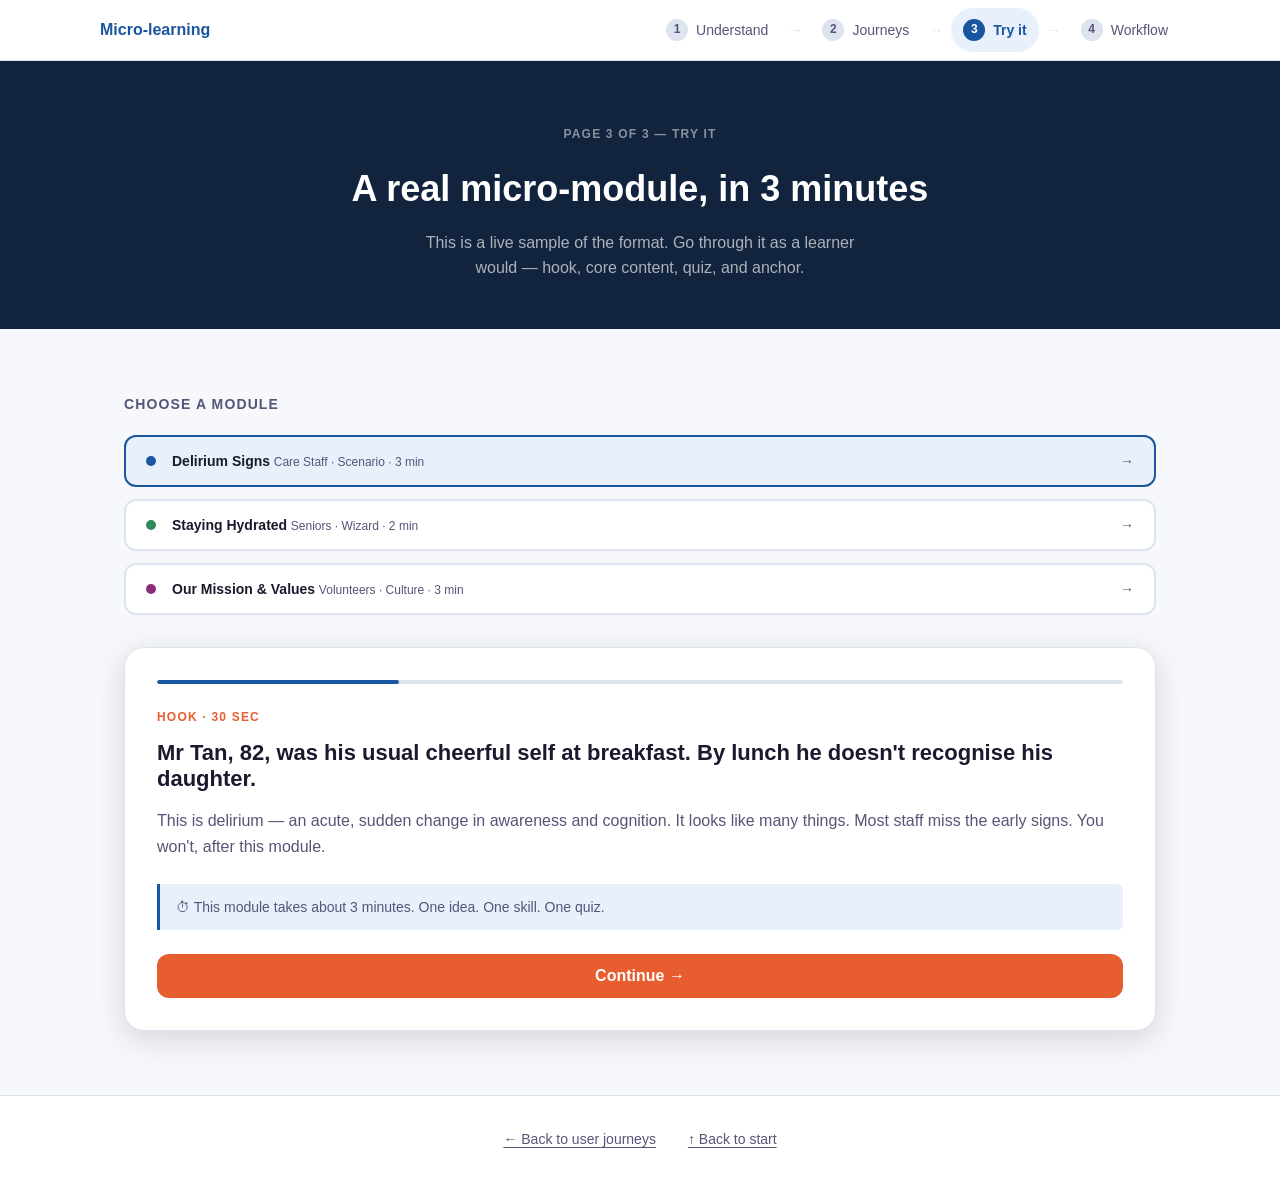
<file: explainer/experience.html>
<!DOCTYPE html>
<html lang="en">
<head>
  <meta charset="UTF-8" />
  <meta name="viewport" content="width=device-width, initial-scale=1.0" />
  <title>Micro-learning — Try it</title>
  <link rel="stylesheet" href="styles.css" />
</head>
<body>

  <!-- === 3-PAGE NAV === -->
  <nav class="page-nav" role="navigation" aria-label="Guide pages">
    <div class="page-nav__inner">
      <span class="page-nav__logo">Micro-learning</span>
      <ol class="page-nav__steps" role="list">
        <li class="page-nav__step">
          <a href="index.html" class="page-nav__link">
            <span class="page-nav__num">1</span>
            <span class="page-nav__label">Understand</span>
          </a>
        </li>
        <li class="page-nav__sep" aria-hidden="true">→</li>
        <li class="page-nav__step">
          <a href="journeys.html" class="page-nav__link">
            <span class="page-nav__num">2</span>
            <span class="page-nav__label">Journeys</span>
          </a>
        </li>
        <li class="page-nav__sep" aria-hidden="true">→</li>
        <li class="page-nav__step page-nav__step--active" aria-current="page">
          <a href="experience.html" class="page-nav__link">
            <span class="page-nav__num">3</span>
            <span class="page-nav__label">Try it</span>
          </a>
        </li>
        <li class="page-nav__sep" aria-hidden="true">→</li>
        <li class="page-nav__step">
          <a href="workflow.html" class="page-nav__link">
            <span class="page-nav__num">4</span>
            <span class="page-nav__label">Workflow</span>
          </a>
        </li>
      </ol>
    </div>
  </nav>

  <!-- === EXPERIENCE HERO === -->
  <section class="experience-hero">
    <div class="container">
      <p class="experience-hero__eyebrow">Page 3 of 3 — Try it</p>
      <h1 class="experience-hero__heading">A real micro-module, in 3 minutes</h1>
      <p class="experience-hero__sub">This is a live sample of the format. Go through it as a learner would — hook, core content, quiz, and anchor.</p>
    </div>
  </section>

  <!-- === INTERACTIVE MODULE === -->
  <section class="experience-module">
    <div class="container">

      <!-- Module selector -->
      <div class="module-selector" role="group" aria-label="Choose a module to try">
        <p class="module-selector__label">Choose a module</p>
        <button class="module-choice module-choice--active" onclick="loadModule('staff')" aria-pressed="true" aria-label="Care Staff module: Delirium Signs, Scenario, 3 minutes">
          <span class="module-choice__dot module-choice__dot--staff" aria-hidden="true"></span>
          <span class="module-choice__info">
            <span class="module-choice__title">Delirium Signs</span>
            <span class="module-choice__meta">Care Staff · Scenario · 3 min</span>
          </span>
          <span class="module-choice__arrow" aria-hidden="true">→</span>
        </button>
        <button class="module-choice" onclick="loadModule('seniors')" aria-pressed="false" aria-label="Seniors module: Staying Hydrated, Wizard, 2 minutes">
          <span class="module-choice__dot module-choice__dot--seniors" aria-hidden="true"></span>
          <span class="module-choice__info">
            <span class="module-choice__title">Staying Hydrated</span>
            <span class="module-choice__meta">Seniors · Wizard · 2 min</span>
          </span>
          <span class="module-choice__arrow" aria-hidden="true">→</span>
        </button>
        <button class="module-choice" onclick="loadModule('volunteers')" aria-pressed="false" aria-label="Volunteers module: Our Mission, Culture, 3 minutes">
          <span class="module-choice__dot module-choice__dot--volunteers" aria-hidden="true"></span>
          <span class="module-choice__info">
            <span class="module-choice__title">Our Mission &amp; Values</span>
            <span class="module-choice__meta">Volunteers · Culture · 3 min</span>
          </span>
          <span class="module-choice__arrow" aria-hidden="true">→</span>
        </button>
      </div>

      <!-- ======================================
           MODULE: CARE STAFF — Delirium Signs
           ====================================== -->
      <div class="sample-module" id="module-staff" role="region" aria-label="Sample micro-learning module: Recognising Delirium">

        <!-- Screen 1: Hook -->
        <div class="module-screen" id="screen-1" role="group" aria-label="Screen 1 of 4 — Hook">
          <div class="module-screen__progress" role="progressbar" aria-valuenow="25" aria-valuemin="0" aria-valuemax="100" aria-label="25% complete">
            <div class="module-screen__progress-bar" style="--progress: 25%;"></div>
          </div>
          <p class="module-screen__tag">Hook · 30 sec</p>
          <h2 class="module-screen__heading">Mr Tan, 82, was his usual cheerful self at breakfast. By lunch he doesn't recognise his daughter.</h2>
          <p class="module-screen__body">This is delirium — an acute, sudden change in awareness and cognition. It looks like many things. Most staff miss the early signs. You won't, after this module.</p>
          <div class="module-screen__note">⏱ This module takes about 3 minutes. One idea. One skill. One quiz.</div>
          <button class="btn btn--primary btn--full" onclick="showScreen(2)" aria-label="Continue to screen 2">
            Continue →
          </button>
        </div>

        <!-- Screen 2: Core content -->
        <div class="module-screen module-screen--hidden" id="screen-2" role="group" aria-label="Screen 2 of 4 — Core">
          <div class="module-screen__progress" role="progressbar" aria-valuenow="50" aria-valuemin="0" aria-valuemax="100" aria-label="50% complete">
            <div class="module-screen__progress-bar" style="--progress: 50%;"></div>
          </div>
          <p class="module-screen__tag">Core · 90 sec</p>
          <h2 class="module-screen__heading">Three signs that signal delirium</h2>
          <p class="module-screen__body">Delirium comes on fast — hours or days, not weeks. Look for changes from the person's baseline:</p>
          <ol class="sign-list" aria-label="Three signs of delirium">
            <li class="sign-item">
              <span class="sign-item__number" aria-hidden="true">1</span>
              <div class="sign-item__content">
                <strong>Sudden confusion or disorientation</strong> — can't say where they are, what day it is, or who people are. Onset within hours.
              </div>
            </li>
            <li class="sign-item">
              <span class="sign-item__number" aria-hidden="true">2</span>
              <div class="sign-item__content">
                <strong>Fluctuating alertness</strong> — lucid one moment, drowsy or agitated the next. Worse in the afternoon or evening ("sundowning").
              </div>
            </li>
            <li class="sign-item">
              <span class="sign-item__number" aria-hidden="true">3</span>
              <div class="sign-item__content">
                <strong>Unusual behaviour</strong> — suddenly withdrawn, calling out, picking at clothes, refusing food when they normally eat well.
              </div>
            </li>
          </ol>
          <div class="module-screen__note">📋 Delirium is a medical emergency. It is reversible if caught early — infections, medication, dehydration are common causes.</div>
          <button class="btn btn--primary btn--full" onclick="showScreen(3)" aria-label="Continue to quiz">
            Take the quick quiz →
          </button>
        </div>

        <!-- Screen 3: Quiz (retrieval) -->
        <div class="module-screen module-screen--hidden" id="screen-3" role="group" aria-label="Screen 3 of 4 — Quiz">
          <div class="module-screen__progress" role="progressbar" aria-valuenow="75" aria-valuemin="0" aria-valuemax="100" aria-label="75% complete">
            <div class="module-screen__progress-bar" style="--progress: 75%;"></div>
          </div>
          <p class="module-screen__tag">Retrieval · 60 sec</p>
          <h2 class="module-screen__heading">Mrs Lim, 78, has been quieter than usual since morning. What should you do?</h2>

          <div class="quiz-options" id="quiz-options" role="group" aria-label="Quiz answer options">
            <button
              class="quiz-option"
              onclick="selectAnswer(this, false)"
              aria-pressed="false">
              Wait and see — she may just be tired from a poor night's sleep.
            </button>
            <button
              class="quiz-option"
              onclick="selectAnswer(this, true)"
              aria-pressed="false">
              Note the change and report to the nurse immediately — this is a red flag for delirium.
            </button>
            <button
              class="quiz-option"
              onclick="selectAnswer(this, false)"
              aria-pressed="false">
              Ask her family to visit later today to help assess the change.
            </button>
          </div>

          <p class="quiz-feedback" id="quiz-feedback" role="alert" aria-live="polite"></p>
        </div>

        <!-- Screen 4: Anchor / completion -->
        <div class="module-screen module-screen--hidden" id="screen-4" role="group" aria-label="Screen 4 of 4 — Anchor">
          <div class="module-screen__progress" role="progressbar" aria-valuenow="100" aria-valuemin="0" aria-valuemax="100" aria-label="100% complete">
            <div class="module-screen__progress-bar" style="--progress: 100%;"></div>
          </div>
          <p class="module-screen__tag module-screen__tag--success">✓ Complete</p>
          <h2 class="module-screen__heading">You've got the skill. Now use it.</h2>
          <p class="module-screen__body">Any sudden change in behaviour — even quiet withdrawal — is a red flag. Report it immediately. Your observation is the first line of protection for your resident.</p>
          <div class="module-screen__note">
            <strong>Your one action:</strong> Next time you hand over, explicitly mention if any resident seems different from their baseline — quieter, more confused, or more agitated than usual.
          </div>

          <!-- Day 7 spaced review teaser -->
          <div class="day7-teaser" aria-label="Day 7 spaced review preview">
            <p class="day7-teaser__label">📆 Day 7 review arrives <strong id="staff-day7-date"></strong></p>
            <p class="day7-teaser__question" aria-hidden="true">Which of the following is NOT a sign of delirium?</p>
            <div class="day7-teaser__options" aria-hidden="true">
              <div class="day7-teaser__option">Sudden confusion about time and place</div>
              <div class="day7-teaser__option">Gradual memory loss over 3 months</div>
              <div class="day7-teaser__option">Unusually quiet behaviour after lunch</div>
            </div>
            <p class="day7-teaser__lock" aria-label="This review is locked until Day 7">🔒 Unlocks in 7 days — retrieval at the right moment locks this in</p>
          </div>

          <button class="btn btn--secondary btn--full" onclick="resetModule()" aria-label="Restart module from screen 1">
            ↩ Restart module
          </button>
        </div>

      </div><!-- /module-staff -->

      <!-- ======================================
           MODULE: SENIORS — Staying Hydrated
           ====================================== -->
      <div class="sample-module sample-module--hidden" id="module-seniors" role="region" aria-label="Sample micro-learning module: Staying Hydrated">

        <!-- Screen 1: Hook -->
        <div class="module-screen" id="seniors-screen-1" role="group" aria-label="Screen 1 of 4 — Hook">
          <div class="module-screen__progress" role="progressbar" aria-valuenow="25" aria-valuemin="0" aria-valuemax="100" aria-label="25% complete">
            <div class="module-screen__progress-bar module-screen__progress-bar--seniors" style="--progress: 25%;"></div>
          </div>
          <p class="module-screen__tag">Hook · 30 sec · Seniors</p>
          <div class="module-screen__hero" aria-hidden="true">💧</div>
          <h2 class="module-screen__heading module-screen__heading--seniors">Staying hydrated keeps your energy up</h2>
          <p class="module-screen__body">Water helps your body work well. It keeps your joints moving and your mind sharp — even a little dehydration can make you feel tired or confused.</p>
          <div class="module-screen__note">⏱ About 2 minutes. One tip. One question.</div>
          <button class="btn btn--seniors-primary btn--full" onclick="showSeniorsScreen(2)" aria-label="Continue to next screen">
            Next →
          </button>
        </div>

        <!-- Screen 2: Core -->
        <div class="module-screen module-screen--hidden" id="seniors-screen-2" role="group" aria-label="Screen 2 of 4 — Core">
          <div class="module-screen__progress" role="progressbar" aria-valuenow="50" aria-valuemin="0" aria-valuemax="100" aria-label="50% complete">
            <div class="module-screen__progress-bar module-screen__progress-bar--seniors" style="--progress: 50%;"></div>
          </div>
          <p class="module-screen__tag">Core · 60 sec · Seniors</p>
          <h2 class="module-screen__heading module-screen__heading--seniors">Aim for 6–8 glasses every day</h2>
          <p class="module-screen__body">You do not need to drink them all at once. Try one simple habit:</p>
          <ol class="sign-list" aria-label="Hydration tips">
            <li class="sign-item">
              <span class="sign-item__number" aria-hidden="true">1</span>
              <div class="sign-item__content"><strong>Morning</strong> — one glass when you wake up, before breakfast.</div>
            </li>
            <li class="sign-item">
              <span class="sign-item__number" aria-hidden="true">2</span>
              <div class="sign-item__content"><strong>With meals</strong> — one glass with each meal counts. That is already 3.</div>
            </li>
            <li class="sign-item">
              <span class="sign-item__number" aria-hidden="true">3</span>
              <div class="sign-item__content"><strong>Your pills</strong> — take your morning pill with a full glass. That is your first glass done.</div>
            </li>
          </ol>
          <div class="module-screen__note">📋 You do not need to feel thirsty to be dehydrated. Older adults feel thirst less. Sip regularly.</div>
          <button class="btn btn--seniors-primary btn--full" onclick="showSeniorsScreen(3)" aria-label="Continue to question">
            I understand. Continue →
          </button>
        </div>

        <!-- Screen 3: Yes/No question -->
        <div class="module-screen module-screen--hidden" id="seniors-screen-3" role="group" aria-label="Screen 3 of 4 — Question">
          <div class="module-screen__progress" role="progressbar" aria-valuenow="75" aria-valuemin="0" aria-valuemax="100" aria-label="75% complete">
            <div class="module-screen__progress-bar module-screen__progress-bar--seniors" style="--progress: 75%;"></div>
          </div>
          <p class="module-screen__tag">Question · Seniors</p>
          <h2 class="module-screen__heading module-screen__heading--seniors">Do you usually drink 6–8 glasses of water a day?</h2>

          <div class="quiz-options seniors-yesno" role="group" aria-label="Answer yes or no">
            <button class="quiz-option seniors-btn" id="seniors-yes" onclick="selectSeniorsAnswer(this, 'yes')" aria-pressed="false">✅ Yes, usually</button>
            <button class="quiz-option seniors-btn" id="seniors-no" onclick="selectSeniorsAnswer(this, 'no')" aria-pressed="false">💧 Not always</button>
          </div>

          <p class="quiz-feedback" id="seniors-feedback" role="alert" aria-live="polite"></p>
        </div>

        <!-- Screen 4: Well done -->
        <div class="module-screen module-screen--hidden" id="seniors-screen-4" role="group" aria-label="Screen 4 of 4 — Well done">
          <div class="module-screen__progress" role="progressbar" aria-valuenow="100" aria-valuemin="0" aria-valuemax="100" aria-label="100% complete">
            <div class="module-screen__progress-bar module-screen__progress-bar--seniors" style="--progress: 100%;"></div>
          </div>
          <div class="module-screen__hero" aria-hidden="true">✅</div>
          <p class="module-screen__tag module-screen__tag--success">✓ Well done!</p>
          <h2 class="module-screen__heading module-screen__heading--seniors">You did it!</h2>
          <p class="module-screen__body">Keep a small water bottle near you during the day. Link one glass to something you already do — like your morning pill.</p>
          <div class="module-screen__note">
            <strong>Next topic:</strong> Staying Active — gentle exercises for every day. Coming in Week 2.
          </div>

          <!-- Day 7 spaced review teaser -->
          <div class="day7-teaser" aria-label="Week 2 reinforcement preview">
            <p class="day7-teaser__label" style="color: var(--color-seniors);">📆 Week 2 follow-up arrives <strong id="seniors-day7-date"></strong></p>
            <p class="day7-teaser__question" aria-hidden="true">Which drink helps you stay hydrated the most?</p>
            <div class="day7-teaser__options" aria-hidden="true">
              <div class="day7-teaser__option">Plain water or soup</div>
              <div class="day7-teaser__option">Coffee or tea only</div>
            </div>
            <p class="day7-teaser__lock" aria-label="Follow-up arrives at next AAC session">🔒 Unlocks at your next AAC visit</p>
          </div>

          <button class="btn btn--seniors-outline btn--full" onclick="resetSeniorsModule()" aria-label="Restart module from screen 1">
            ↩ Try again
          </button>
        </div>

      </div><!-- /module-seniors -->

      <!-- ======================================
           MODULE: VOLUNTEERS — Our Mission & Values
           ====================================== -->
      <div class="sample-module sample-module--hidden" id="module-volunteers" role="region" aria-label="Sample micro-learning module: Our Mission and Values">

        <!-- Screen 1: Hook — Impact stat -->
        <div class="module-screen" id="vol-screen-1" role="group" aria-label="Screen 1 of 4 — Hook">
          <div class="module-screen__progress" role="progressbar" aria-valuenow="25" aria-valuemin="0" aria-valuemax="100" aria-label="25% complete">
            <div class="module-screen__progress-bar module-screen__progress-bar--volunteers" style="--progress: 25%;"></div>
          </div>
          <p class="module-screen__tag">Culture · 4 min · Volunteers</p>
          <div class="vol-impact-stat" aria-label="12 seniors made a new friend last month">
            <span class="vol-impact-stat__number">12</span>
            <span class="vol-impact-stat__label">seniors made a new friend last month through this programme</span>
          </div>
          <p class="module-screen__body">Every name on that list has a befriender — someone who showed up. This module explains why showing up matters, and what we stand for as an organisation.</p>
          <div class="module-screen__note">⏱ About 3 minutes. An impact story. A reflection. A scenario.</div>
          <button class="btn btn--vol-primary btn--full" onclick="showVolScreen(2)" aria-label="Continue to mission">
            Continue →
          </button>
        </div>

        <!-- Screen 2: Core — Mission & values -->
        <div class="module-screen module-screen--hidden" id="vol-screen-2" role="group" aria-label="Screen 2 of 4 — Our Mission">
          <div class="module-screen__progress" role="progressbar" aria-valuenow="50" aria-valuemin="0" aria-valuemax="100" aria-label="50% complete">
            <div class="module-screen__progress-bar module-screen__progress-bar--volunteers" style="--progress: 50%;"></div>
          </div>
          <p class="module-screen__tag">Core · 90 sec · Volunteers</p>
          <h2 class="module-screen__heading">Our mission &amp; values</h2>
          <blockquote class="module-screen__quote">"Every visit you make changes someone's day."</blockquote>
          <ol class="sign-list" aria-label="Our three values">
            <li class="sign-item">
              <span class="sign-item__number" aria-hidden="true">1</span>
              <div class="sign-item__content"><strong>Dignity</strong> — every senior is an individual with a full life story. We listen first.</div>
            </li>
            <li class="sign-item">
              <span class="sign-item__number" aria-hidden="true">2</span>
              <div class="sign-item__content"><strong>Consistency</strong> — showing up regularly matters more than perfection. Your presence is the point.</div>
            </li>
            <li class="sign-item">
              <span class="sign-item__number" aria-hidden="true">3</span>
              <div class="sign-item__content"><strong>Safety</strong> — your wellbeing matters too. Escalate concerns; you are not alone.</div>
            </li>
          </ol>
          <button class="btn btn--vol-primary btn--full" onclick="showVolScreen(3)" aria-label="Continue to scenario">
            Try the scenario →
          </button>
        </div>

        <!-- Screen 3: Scenario -->
        <div class="module-screen module-screen--hidden" id="vol-screen-3" role="group" aria-label="Screen 3 of 4 — Scenario">
          <div class="module-screen__progress" role="progressbar" aria-valuenow="75" aria-valuemin="0" aria-valuemax="100" aria-label="75% complete">
            <div class="module-screen__progress-bar module-screen__progress-bar--volunteers" style="--progress: 75%;"></div>
          </div>
          <p class="module-screen__tag">Scenario · 60 sec · Volunteers</p>
          <h2 class="module-screen__heading">You arrive for your first visit. Mrs Tan opens the door but doesn't say anything.</h2>
          <p class="module-screen__body">What do you do first?</p>

          <div class="quiz-options" id="vol-quiz-options" role="group" aria-label="Scenario answer options">
            <button class="quiz-option" onclick="selectVolAnswer(this, false)" aria-pressed="false">
              Ask "Is everything okay? What's wrong?" to show you care.
            </button>
            <button class="quiz-option" onclick="selectVolAnswer(this, true)" aria-pressed="false">
              Smile, say your name, and tell her you're glad to be here — then wait.
            </button>
          </div>

          <p class="quiz-feedback" id="vol-feedback" role="alert" aria-live="polite"></p>
        </div>

        <!-- Screen 4: Anchor / completion -->
        <div class="module-screen module-screen--hidden" id="vol-screen-4" role="group" aria-label="Screen 4 of 4 — You're ready">
          <div class="module-screen__progress" role="progressbar" aria-valuenow="100" aria-valuemin="0" aria-valuemax="100" aria-label="100% complete">
            <div class="module-screen__progress-bar module-screen__progress-bar--volunteers" style="--progress: 100%;"></div>
          </div>
          <div class="module-screen__hero" aria-hidden="true">🎓</div>
          <p class="module-screen__tag module-screen__tag--vol">✓ Culture badge unlocked</p>
          <h2 class="module-screen__heading">You're ready. You know what we stand for.</h2>
          <p class="module-screen__body">A warm, unhurried greeting gives a senior time to feel safe. Patience and presence are the skills — not conversation technique.</p>
          <div class="module-screen__note">
            <strong>Phase 3 — Task training</strong> is now unlocked. Your first placement scenario arrives next.
          </div>

          <!-- Monthly update teaser -->
          <div class="day7-teaser" aria-label="Monthly micro-update preview">
            <p class="day7-teaser__label" style="color: var(--color-volunteers);">🎓 Month 2 micro-update arrives <strong id="vol-day7-date"></strong></p>
            <p class="day7-teaser__question" aria-hidden="true">Mrs Tan seems sad today. What's one thing you could try?</p>
            <div class="day7-teaser__options" aria-hidden="true">
              <div class="day7-teaser__option">Ask about a photo you noticed in her home</div>
              <div class="day7-teaser__option">Tell her about your week to break the silence</div>
            </div>
            <p class="day7-teaser__lock" aria-label="Monthly update unlocks next month">🔒 Arrives in Month 2 — keeps your skills sharp between placements</p>
          </div>

          <button class="btn btn--vol-outline btn--full" onclick="resetVolModule()" aria-label="Restart module from screen 1">
            ↩ Restart module
          </button>
        </div>

      </div><!-- /module-volunteers -->

    </div><!-- /container -->
  </section>

  <!-- === BACK NAVIGATION === -->
  <footer class="experience-back" role="contentinfo">
    <a href="journeys.html" class="experience-back__link">← Back to user journeys</a>
    <a href="index.html" class="experience-back__link">↑ Back to start</a>
  </footer>

  <script src="main.js?v=2"></script>
</body>
</html>
</file>
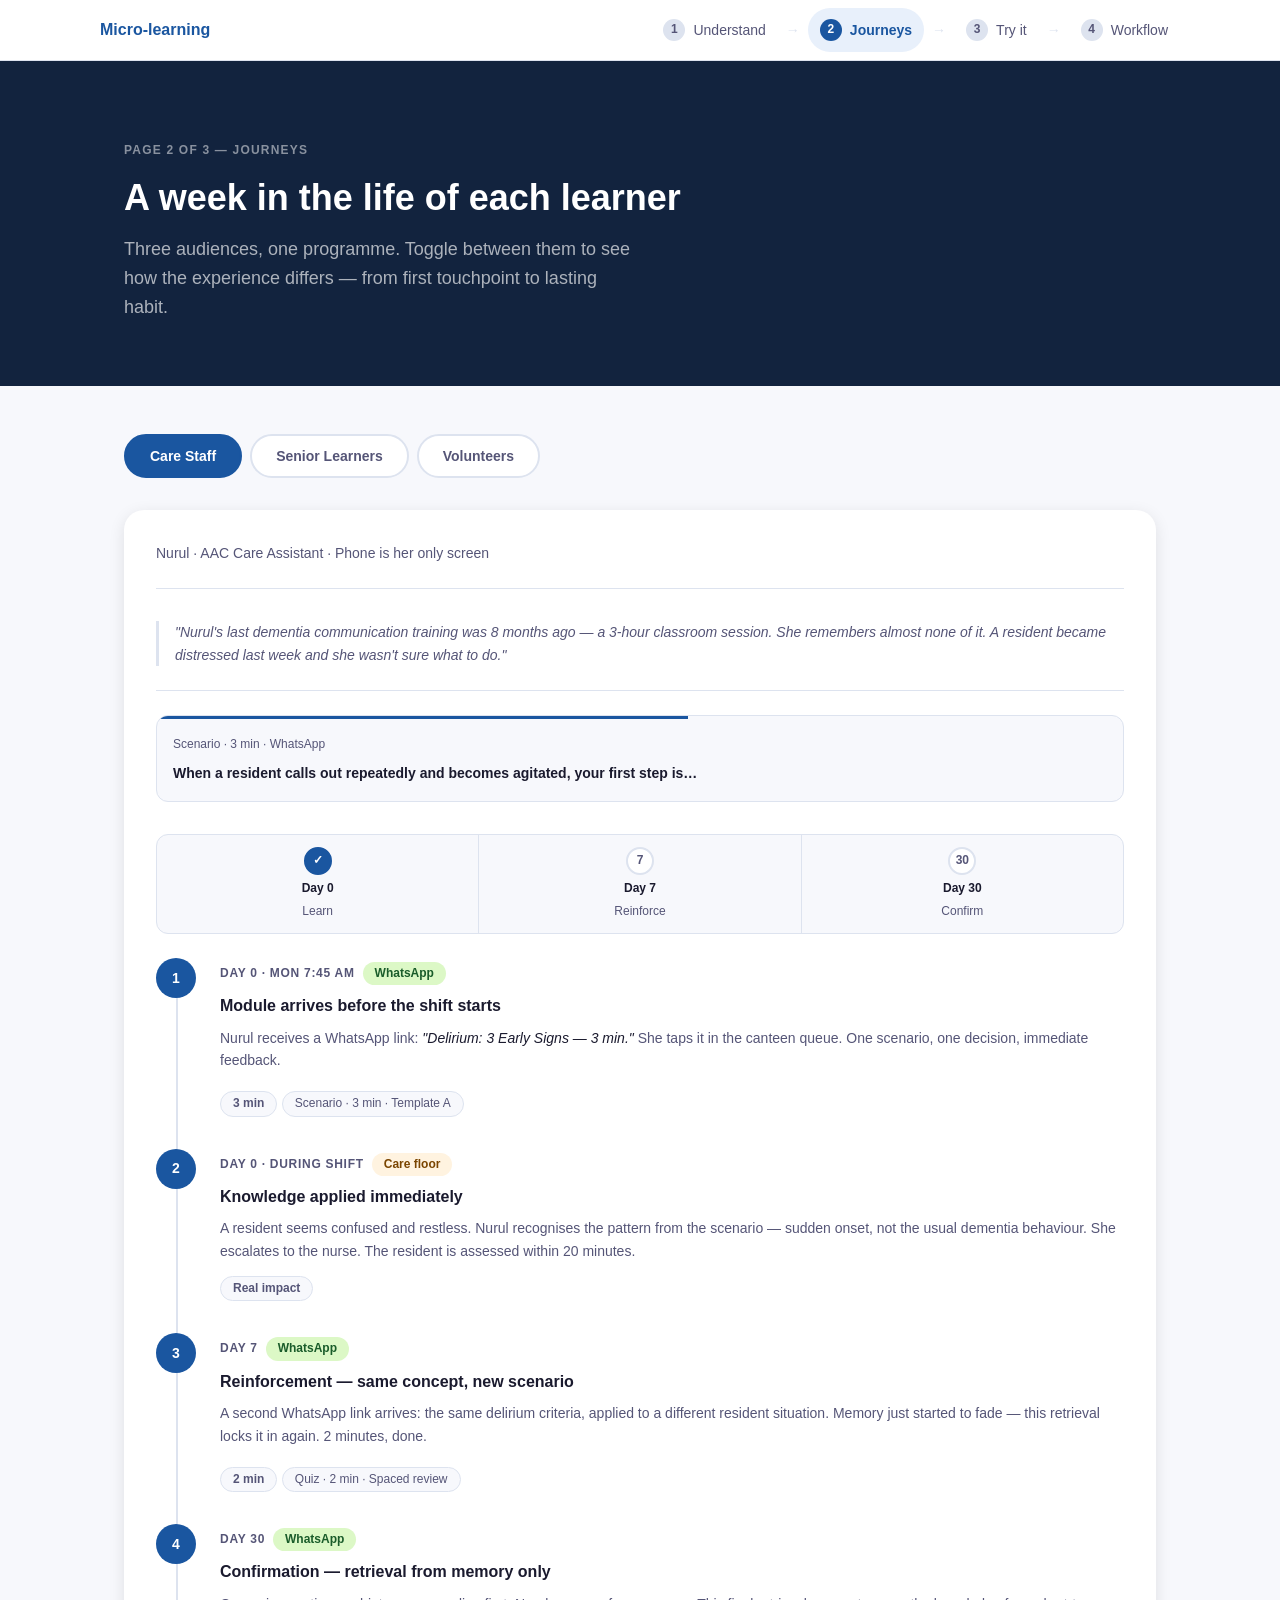
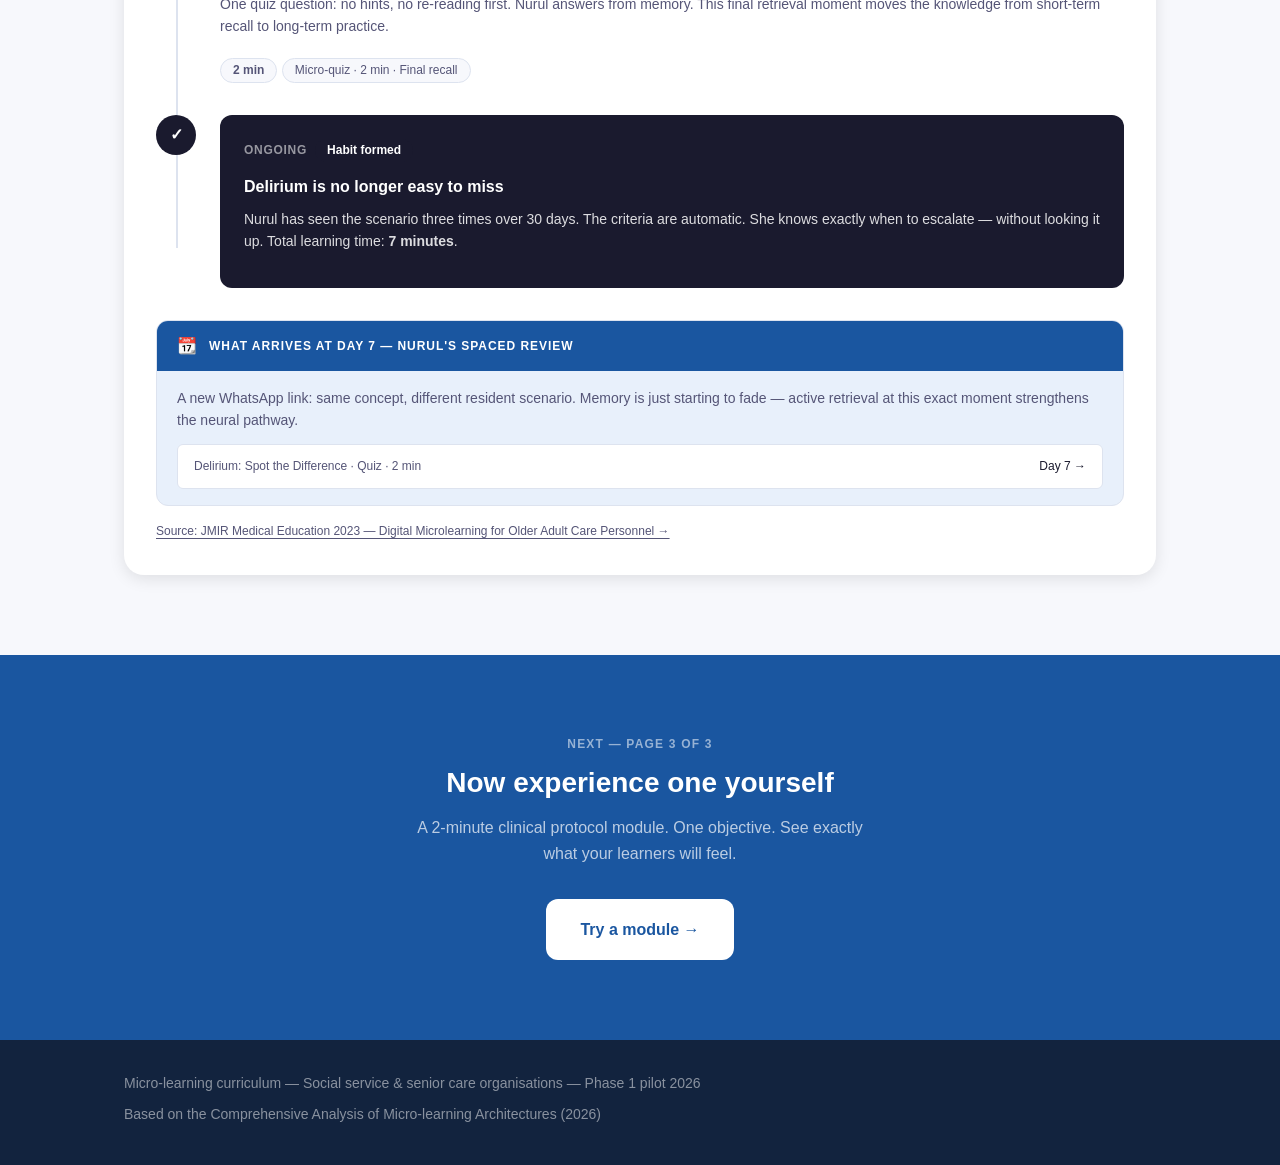
<file: explainer/journeys.html>
<!DOCTYPE html>
<html lang="en">
<head>
  <meta charset="UTF-8" />
  <meta name="viewport" content="width=device-width, initial-scale=1.0" />
  <title>Micro-learning — User Journeys</title>
  <link rel="stylesheet" href="styles.css" />
</head>
<body>

  <!-- === 3-PAGE NAV === -->
  <nav class="page-nav" role="navigation" aria-label="Guide pages">
    <div class="page-nav__inner">
      <span class="page-nav__logo">Micro-learning</span>
      <ol class="page-nav__steps" role="list">
        <li class="page-nav__step">
          <a href="index.html" class="page-nav__link">
            <span class="page-nav__num">1</span>
            <span class="page-nav__label">Understand</span>
          </a>
        </li>
        <li class="page-nav__sep" aria-hidden="true">→</li>
        <li class="page-nav__step page-nav__step--active" aria-current="page">
          <a href="journeys.html" class="page-nav__link">
            <span class="page-nav__num">2</span>
            <span class="page-nav__label">Journeys</span>
          </a>
        </li>
        <li class="page-nav__sep" aria-hidden="true">→</li>
        <li class="page-nav__step">
          <a href="experience.html" class="page-nav__link">
            <span class="page-nav__num">3</span>
            <span class="page-nav__label">Try it</span>
          </a>
        </li>
        <li class="page-nav__sep" aria-hidden="true">→</li>
        <li class="page-nav__step">
          <a href="workflow.html" class="page-nav__link">
            <span class="page-nav__num">4</span>
            <span class="page-nav__label">Workflow</span>
          </a>
        </li>
      </ol>
    </div>
  </nav>

  <main>

    <!-- === JOURNEY HERO === -->
    <section class="journey-hero" aria-labelledby="journey-hero-heading">
      <div class="container">
        <p class="journey-hero__eyebrow">Page 2 of 3 — Journeys</p>
        <h1 class="journey-hero__heading" id="journey-hero-heading">A week in the life of each learner</h1>
        <p class="journey-hero__sub">Three audiences, one programme. Toggle between them to see how the experience differs — from first touchpoint to lasting habit.</p>
      </div>
    </section>

    <!-- === JOURNEY TOGGLE === -->
    <section class="journey-main" aria-label="User journeys by audience">
      <div class="container">

        <!-- Tab switcher -->
        <div class="journey-tabs" role="tablist" aria-label="Select an audience">
          <button class="journey-tab journey-tab--staff journey-tab--active"
                  role="tab" aria-selected="true" aria-controls="journey-staff" id="tab-staff">
            Care Staff
          </button>
          <button class="journey-tab journey-tab--seniors"
                  role="tab" aria-selected="false" aria-controls="journey-seniors" id="tab-seniors">
            Senior Learners
          </button>
          <button class="journey-tab journey-tab--volunteers"
                  role="tab" aria-selected="false" aria-controls="journey-volunteers" id="tab-volunteers">
            Volunteers
          </button>
        </div>

        <!-- ============================================================
             CARE STAFF PANEL
             ============================================================ -->
        <div class="journey-panel" id="journey-staff" role="tabpanel" aria-labelledby="tab-staff">

          <!-- Intro: persona + problem -->
          <div class="journey-panel__intro">
            <p class="journey-panel__persona">Nurul · AAC Care Assistant · Phone is her only screen</p>
            <blockquote class="journey-problem">
              "Nurul's last dementia communication training was 8 months ago — a 3-hour classroom session. She remembers almost none of it. A resident became distressed last week and she wasn't sure what to do."
            </blockquote>
          </div>

          <!-- Module preview -->
          <div class="journey-module-preview">
            <div class="journey-module-preview__bar"></div>
            <div class="journey-module-preview__content">
              <span class="journey-module-preview__tag">Scenario · 3 min · WhatsApp</span>
              <strong>When a resident calls out repeatedly and becomes agitated, your first step is…</strong>
            </div>
          </div>

          <!-- Spaced repetition schedule strip -->
          <div class="sr-strip" aria-label="Spaced repetition schedule: Day 0, Day 7, Day 30">
            <div class="sr-step sr-step--filled">
              <div class="sr-step__dot" aria-label="Day 0 — initial learning">✓</div>
              <div class="sr-step__day">Day 0</div>
              <div class="sr-step__label">Learn</div>
            </div>
            <div class="sr-step">
              <div class="sr-step__dot">7</div>
              <div class="sr-step__day">Day 7</div>
              <div class="sr-step__label">Reinforce</div>
            </div>
            <div class="sr-step">
              <div class="sr-step__dot">30</div>
              <div class="sr-step__day">Day 30</div>
              <div class="sr-step__label">Confirm</div>
            </div>
          </div>

          <!-- Timeline -->
          <ol class="journey-timeline" aria-label="Care staff learning journey">

            <li class="journey-step">
              <div class="journey-step__marker journey-step__marker--staff">1</div>
              <div class="journey-step__content">
                <div class="journey-step__meta">
                  <span class="journey-step__day">Day 0 · Mon 7:45 am</span>
                  <span class="journey-step__channel journey-step__channel--whatsapp">WhatsApp</span>
                </div>
                <h3 class="journey-step__title">Module arrives before the shift starts</h3>
                <p class="journey-step__desc">Nurul receives a WhatsApp link: <em>"Delirium: 3 Early Signs — 3 min."</em> She taps it in the canteen queue. One scenario, one decision, immediate feedback.</p>
                <span class="journey-step__duration">3 min</span>
                <span class="step-format">Scenario · 3 min · Template A</span>
              </div>
            </li>

            <li class="journey-step">
              <div class="journey-step__marker journey-step__marker--staff">2</div>
              <div class="journey-step__content">
                <div class="journey-step__meta">
                  <span class="journey-step__day">Day 0 · During shift</span>
                  <span class="journey-step__channel journey-step__channel--floor">Care floor</span>
                </div>
                <h3 class="journey-step__title">Knowledge applied immediately</h3>
                <p class="journey-step__desc">A resident seems confused and restless. Nurul recognises the pattern from the scenario — sudden onset, not the usual dementia behaviour. She escalates to the nurse. The resident is assessed within 20 minutes.</p>
                <span class="journey-step__duration">Real impact</span>
              </div>
            </li>

            <li class="journey-step">
              <div class="journey-step__marker journey-step__marker--staff">3</div>
              <div class="journey-step__content">
                <div class="journey-step__meta">
                  <span class="journey-step__day">Day 7</span>
                  <span class="journey-step__channel journey-step__channel--whatsapp">WhatsApp</span>
                </div>
                <h3 class="journey-step__title">Reinforcement — same concept, new scenario</h3>
                <p class="journey-step__desc">A second WhatsApp link arrives: the same delirium criteria, applied to a different resident situation. Memory just started to fade — this retrieval locks it in again. 2 minutes, done.</p>
                <span class="journey-step__duration">2 min</span>
                <span class="step-format">Quiz · 2 min · Spaced review</span>
              </div>
            </li>

            <li class="journey-step">
              <div class="journey-step__marker journey-step__marker--staff">4</div>
              <div class="journey-step__content">
                <div class="journey-step__meta">
                  <span class="journey-step__day">Day 30</span>
                  <span class="journey-step__channel journey-step__channel--whatsapp">WhatsApp</span>
                </div>
                <h3 class="journey-step__title">Confirmation — retrieval from memory only</h3>
                <p class="journey-step__desc">One quiz question: no hints, no re-reading first. Nurul answers from memory. This final retrieval moment moves the knowledge from short-term recall to long-term practice.</p>
                <span class="journey-step__duration">2 min</span>
                <span class="step-format">Micro-quiz · 2 min · Final recall</span>
              </div>
            </li>

            <li class="journey-step journey-step--outcome">
              <div class="journey-step__marker journey-step__marker--outcome">✓</div>
              <div class="journey-step__content">
                <div class="journey-step__meta">
                  <span class="journey-step__day">Ongoing</span>
                  <span class="journey-step__channel journey-step__channel--habit">Habit formed</span>
                </div>
                <h3 class="journey-step__title">Delirium is no longer easy to miss</h3>
                <p class="journey-step__desc">Nurul has seen the scenario three times over 30 days. The criteria are automatic. She knows exactly when to escalate — without looking it up. Total learning time: <strong>7 minutes</strong>.</p>
              </div>
            </li>

          </ol>

          <!-- Day 7 preview callout -->
          <div class="day7-preview" aria-label="What the Day 7 spaced review looks like">
            <div class="day7-preview__header">
              <span>📆</span>
              <span class="day7-preview__title">What arrives at Day 7 — Nurul's spaced review</span>
            </div>
            <div class="day7-preview__body">
              <p class="day7-preview__sub">A new WhatsApp link: same concept, different resident scenario. Memory is just starting to fade — active retrieval at this exact moment strengthens the neural pathway.</p>
              <div class="day7-module-chip">
                <span class="day7-module-chip__left">Delirium: Spot the Difference · Quiz · 2 min</span>
                <span class="day7-module-chip__right">Day 7 →</span>
              </div>
            </div>
          </div>

          <a href="https://mededu.jmir.org/2023/1/e45177" target="_blank" rel="noopener" class="journey-source">
            Source: JMIR Medical Education 2023 — Digital Microlearning for Older Adult Care Personnel →
          </a>

        </div>

        <!-- ============================================================
             SENIOR LEARNERS PANEL
             ============================================================ -->
        <div class="journey-panel journey-panel--hidden" id="journey-seniors" role="tabpanel" aria-labelledby="tab-seniors">

          <div class="journey-panel__intro">
            <p class="journey-panel__persona">Mr Muthu · AAC member, age 74 · Takes 4 medications daily</p>
            <blockquote class="journey-problem">
              "Mr Muthu misses doses because he forgets which pill is which. His daughter is worried. The AAC nurse explained it once, but the pamphlet she gave him is in a drawer somewhere."
            </blockquote>
          </div>

          <div class="journey-module-preview">
            <div class="journey-module-preview__bar journey-module-preview__bar--seniors"></div>
            <div class="journey-module-preview__content">
              <span class="journey-module-preview__tag">Health · 4 min · Tablet (facilitated)</span>
              <strong>This is your morning pill. It helps your blood stay clean.</strong>
            </div>
          </div>

          <!-- Spaced repetition schedule strip -->
          <div class="sr-strip" aria-label="Spaced repetition schedule: Week 1, Week 2, Month 1">
            <div class="sr-step sr-step--filled-seniors">
              <div class="sr-step__dot" aria-label="Week 1 — initial learning">✓</div>
              <div class="sr-step__day">Week 1</div>
              <div class="sr-step__label">Learn</div>
            </div>
            <div class="sr-step">
              <div class="sr-step__dot">W2</div>
              <div class="sr-step__day">Week 2</div>
              <div class="sr-step__label">Reinforce</div>
            </div>
            <div class="sr-step">
              <div class="sr-step__dot">M1</div>
              <div class="sr-step__day">Month 1</div>
              <div class="sr-step__label">Confirm</div>
            </div>
          </div>

          <ol class="journey-timeline" aria-label="Senior learner journey">

            <li class="journey-step">
              <div class="journey-step__marker journey-step__marker--seniors">1</div>
              <div class="journey-step__content">
                <div class="journey-step__meta">
                  <span class="journey-step__day">Week 1 · At the AAC</span>
                  <span class="journey-step__channel journey-step__channel--tablet">Tablet · Facilitated</span>
                </div>
                <h3 class="journey-step__title">First session with a staff member beside him</h3>
                <p class="journey-step__desc">An AAC staff member opens the module on a shared tablet: <em>"Staying Hydrated."</em> Large text, one idea per screen, a single yes/no question at the end. He taps Next at his own pace.</p>
                <span class="journey-step__duration">4 min</span>
                <span class="step-format">Wizard · 4 min · Template C</span>
              </div>
            </li>

            <li class="journey-step">
              <div class="journey-step__marker journey-step__marker--seniors">2</div>
              <div class="journey-step__content">
                <div class="journey-step__meta">
                  <span class="journey-step__day">Week 1 · At home</span>
                  <span class="journey-step__channel journey-step__channel--whatsapp">WhatsApp (family)</span>
                </div>
                <h3 class="journey-step__title">A gentle reminder through a familiar channel</h3>
                <p class="journey-step__desc">His daughter receives a WhatsApp message from the AAC: <em>"Did Dad drink 6 glasses today?"</em> No app to install. No login required. The learning lives in the family conversation.</p>
                <span class="journey-step__duration">30 sec</span>
                <span class="step-format">Nudge · 30 sec · Spaced reminder</span>
              </div>
            </li>

            <li class="journey-step">
              <div class="journey-step__marker journey-step__marker--seniors">3</div>
              <div class="journey-step__content">
                <div class="journey-step__meta">
                  <span class="journey-step__day">Week 2 · Next AAC visit</span>
                  <span class="journey-step__channel journey-step__channel--tablet">Tablet · Solo</span>
                </div>
                <h3 class="journey-step__title">Follow-up screen — he navigates it alone</h3>
                <p class="journey-step__desc">A short follow-up: one practical tip linked to his own routine. <em>"You take your morning pill with water — that counts as your first glass."</em> He taps through without help this time.</p>
                <span class="journey-step__duration">3 min</span>
                <span class="step-format">Wizard · 3 min · Spaced review</span>
              </div>
            </li>

            <li class="journey-step">
              <div class="journey-step__marker journey-step__marker--seniors">4</div>
              <div class="journey-step__content">
                <div class="journey-step__meta">
                  <span class="journey-step__day">Month 1</span>
                  <span class="journey-step__channel journey-step__channel--floor">Staff check-in</span>
                </div>
                <h3 class="journey-step__title">One question from a staff member</h3>
                <p class="journey-step__desc"><em>"Mr Muthu, how many glasses of water did you have yesterday?"</em> He answers. One minute of conversation becomes the Month 1 retrieval moment.</p>
                <span class="journey-step__duration">1 min</span>
                <span class="step-format">Verbal check · 1 min · Final recall</span>
              </div>
            </li>

            <li class="journey-step journey-step--outcome">
              <div class="journey-step__marker journey-step__marker--outcome">✓</div>
              <div class="journey-step__content">
                <div class="journey-step__meta">
                  <span class="journey-step__day">Ongoing</span>
                  <span class="journey-step__channel journey-step__channel--habit">Habit formed</span>
                </div>
                <h3 class="journey-step__title">He manages this himself now</h3>
                <p class="journey-step__desc">Mr Muthu connects hydration to his existing pill routine. His daughter stops reminding him. He mentions it to his friend at the AAC. The module took <strong>8 minutes total</strong> — the habit is permanent.</p>
              </div>
            </li>

          </ol>

          <!-- Week 2 preview callout -->
          <div class="day7-preview day7-preview--seniors" aria-label="What the Week 2 reinforcement looks like">
            <div class="day7-preview__header">
              <span>📆</span>
              <span class="day7-preview__title">What arrives at Week 2 — Mr Muthu's reinforcement</span>
            </div>
            <div class="day7-preview__body">
              <p class="day7-preview__sub">A brief follow-up screen on the shared AAC tablet. Same topic, one new practical tip tied to his daily routine. He navigates it solo this time — no facilitation needed.</p>
              <div class="day7-module-chip">
                <span class="day7-module-chip__left">Staying Hydrated: Your daily routine · Wizard · 3 min</span>
                <span class="day7-module-chip__right">Week 2 →</span>
              </div>
            </div>
          </div>

          <a href="https://www.nature.com/articles/s41598-025-29769-7" target="_blank" rel="noopener" class="journey-source">
            Source: Scientific Reports RCT 2025 — Microlearning-based education on medication adherence in the elderly →
          </a>

        </div>

        <!-- ============================================================
             VOLUNTEERS PANEL
             ============================================================ -->
        <div class="journey-panel journey-panel--hidden" id="journey-volunteers" role="tabpanel" aria-labelledby="tab-volunteers">

          <div class="journey-panel__intro">
            <p class="journey-panel__persona">Jamie · Befriending volunteer, age 28 · Works full-time · Signed up online</p>
            <blockquote class="journey-problem">
              "After registering, Jamie hears nothing for 3 weeks, then receives a 40-page volunteer handbook and an invitation to a 2-hour Saturday orientation. He never shows up. The organisation counts this as a dropout."
            </blockquote>
          </div>

          <div class="journey-module-preview">
            <div class="journey-module-preview__bar journey-module-preview__bar--volunteers"></div>
            <div class="journey-module-preview__content">
              <span class="journey-module-preview__tag">Culture · 4 min · Email link</span>
              <strong>Meet Ahmad and his befriender, Susan. Their Thursday calls started with one question.</strong>
            </div>
          </div>

          <!-- Phase labels strip for volunteers (not SR days — phases are the progression) -->
          <div class="sr-strip" aria-label="Volunteer onboarding phases: Admin, Culture, Task">
            <div class="sr-step sr-step--filled-volunteers">
              <div class="sr-step__dot" aria-label="Phase 1 — Admin complete">✓</div>
              <div class="sr-step__day">Phase 1</div>
              <div class="sr-step__label">Admin</div>
            </div>
            <div class="sr-step">
              <div class="sr-step__dot">2</div>
              <div class="sr-step__day">Phase 2</div>
              <div class="sr-step__label">Culture</div>
            </div>
            <div class="sr-step">
              <div class="sr-step__dot">3</div>
              <div class="sr-step__day">Phase 3</div>
              <div class="sr-step__label">Task</div>
            </div>
          </div>

          <ol class="journey-timeline" aria-label="Volunteer learning journey">

            <li class="journey-step">
              <div class="journey-step__marker journey-step__marker--volunteers">1</div>
              <div class="journey-step__content">
                <div class="journey-step__meta">
                  <span class="journey-step__day">Day 1 · After sign-up</span>
                  <span class="journey-step__channel journey-step__channel--email">Email link</span>
                </div>
                <span class="phase-label">Phase 1 — Admin</span>
                <h3 class="journey-step__title">Not a handbook — a 5-minute orientation</h3>
                <p class="journey-step__desc">A welcome email with a single link. Five-minute module: role overview, one policy, one safety note. Every item connected to a reason — <em>"This waiver keeps the programme running for 100 more seniors."</em> No 40-page PDF.</p>
                <span class="journey-step__duration">5 min</span>
                <span class="step-format">Info · 5 min · Template B</span>
              </div>
            </li>

            <li class="journey-step">
              <div class="journey-step__marker journey-step__marker--volunteers">2</div>
              <div class="journey-step__content">
                <div class="journey-step__meta">
                  <span class="journey-step__day">Day 4</span>
                  <span class="journey-step__channel journey-step__channel--email">Email link</span>
                </div>
                <span class="phase-label">Phase 2 — Culture</span>
                <h3 class="journey-step__title">Why this matters — an impact story</h3>
                <p class="journey-step__desc">A short impact story: Ahmad, 79, and his befriender Susan. Their Thursday calls started with one question. A 4-minute video. No quiz — just a reflection prompt. Jamie finishes it on his lunch break.</p>
                <span class="journey-step__duration">5 min</span>
                <span class="step-format">Scenario · 4 min · Template B</span>
              </div>
            </li>

            <li class="journey-step">
              <div class="journey-step__marker journey-step__marker--volunteers">3</div>
              <div class="journey-step__content">
                <div class="journey-step__meta">
                  <span class="journey-step__day">Day 10</span>
                  <span class="journey-step__channel journey-step__channel--email">Email link</span>
                </div>
                <span class="phase-label">Phase 3 — Task</span>
                <h3 class="journey-step__title">The hard scenario first</h3>
                <p class="journey-step__desc">A branching scenario: the first visit, a senior who doesn't want to talk. Three response options. Jamie makes a choice, sees the consequence, tries another path. He arrives at his first placement knowing what to do if it goes quiet.</p>
                <span class="journey-step__duration">7 min</span>
                <span class="step-format">Branching scenario · 7 min · Template B</span>
              </div>
            </li>

            <li class="journey-step">
              <div class="journey-step__marker journey-step__marker--volunteers">4</div>
              <div class="journey-step__content">
                <div class="journey-step__meta">
                  <span class="journey-step__day">First placement day</span>
                  <span class="journey-step__channel journey-step__channel--email">Notification</span>
                </div>
                <h3 class="journey-step__title">A one-tap quick-reference card</h3>
                <p class="journey-step__desc">A push notification on the morning of his visit: <em>"You're ready. Here's your quick-ref card."</em> Three bullet points. Arrival → introduction → open question. He screenshots it.</p>
                <span class="journey-step__duration">1 min</span>
                <span class="step-format">Quick-ref · 1 min · Just-in-time</span>
              </div>
            </li>

            <li class="journey-step journey-step--outcome">
              <div class="journey-step__marker journey-step__marker--outcome">✓</div>
              <div class="journey-step__content">
                <div class="journey-step__meta">
                  <span class="journey-step__day">Month 1 onwards</span>
                  <span class="journey-step__channel journey-step__channel--habit">Retained &amp; returning</span>
                </div>
                <h3 class="journey-step__title">Jamie comes back — and tells others</h3>
                <p class="journey-step__desc">He completes his first placement and receives a <em>"Week 1 Complete"</em> badge. Monthly 2-minute micro-updates keep him connected between visits. He books a second placement. Total onboarding time: <strong>18 minutes across 10 days</strong>.</p>
              </div>
            </li>

          </ol>

          <!-- Monthly micro-update preview callout -->
          <div class="day7-preview day7-preview--volunteers" aria-label="What monthly updates look like">
            <div class="day7-preview__header">
              <span>🎓</span>
              <span class="day7-preview__title">What keeps volunteers coming back — monthly micro-updates</span>
            </div>
            <div class="day7-preview__body">
              <p class="day7-preview__sub">After onboarding, a 2-minute email arrives each month — a new scenario, a reflection prompt, or a programme update. No obligation, no login required. Just enough to stay connected and confident.</p>
              <div class="day7-module-chip">
                <span class="day7-module-chip__left">Month 2: When a senior seems lonely · Scenario · 2 min</span>
                <span class="day7-module-chip__right">Monthly →</span>
              </div>
            </div>
          </div>

          <a href="https://www.americorps.gov/sites/default/files/document/Literature%20Review%20for%20Volunteer%20Management_0.pdf" target="_blank" rel="noopener" class="journey-source">
            Source: AmeriCorps — Engaging Volunteers: Comprehensive Literature Review →
          </a>

        </div>

      </div>
    </section>

    <!-- === PAGE CTA → experience.html === -->
    <section class="page-cta" aria-label="Next: try the module">
      <div class="container">
        <p class="page-cta__label">Next — Page 3 of 3</p>
        <h2 class="page-cta__heading">Now experience one yourself</h2>
        <p class="page-cta__sub">A 2-minute clinical protocol module. One objective. See exactly what your learners will feel.</p>
        <a href="experience.html" class="btn btn--white btn--large">Try a module →</a>
      </div>
    </section>

  </main>

  <!-- === FOOTER === -->
  <footer class="footer" role="contentinfo">
    <div class="container">
      <p class="footer__text">Micro-learning curriculum — Social service &amp; senior care organisations — Phase 1 pilot 2026</p>
      <p class="footer__text">Based on the Comprehensive Analysis of Micro-learning Architectures (2026)</p>
    </div>
  </footer>

  <script src="main.js"></script>
</body>
</html>
</file>
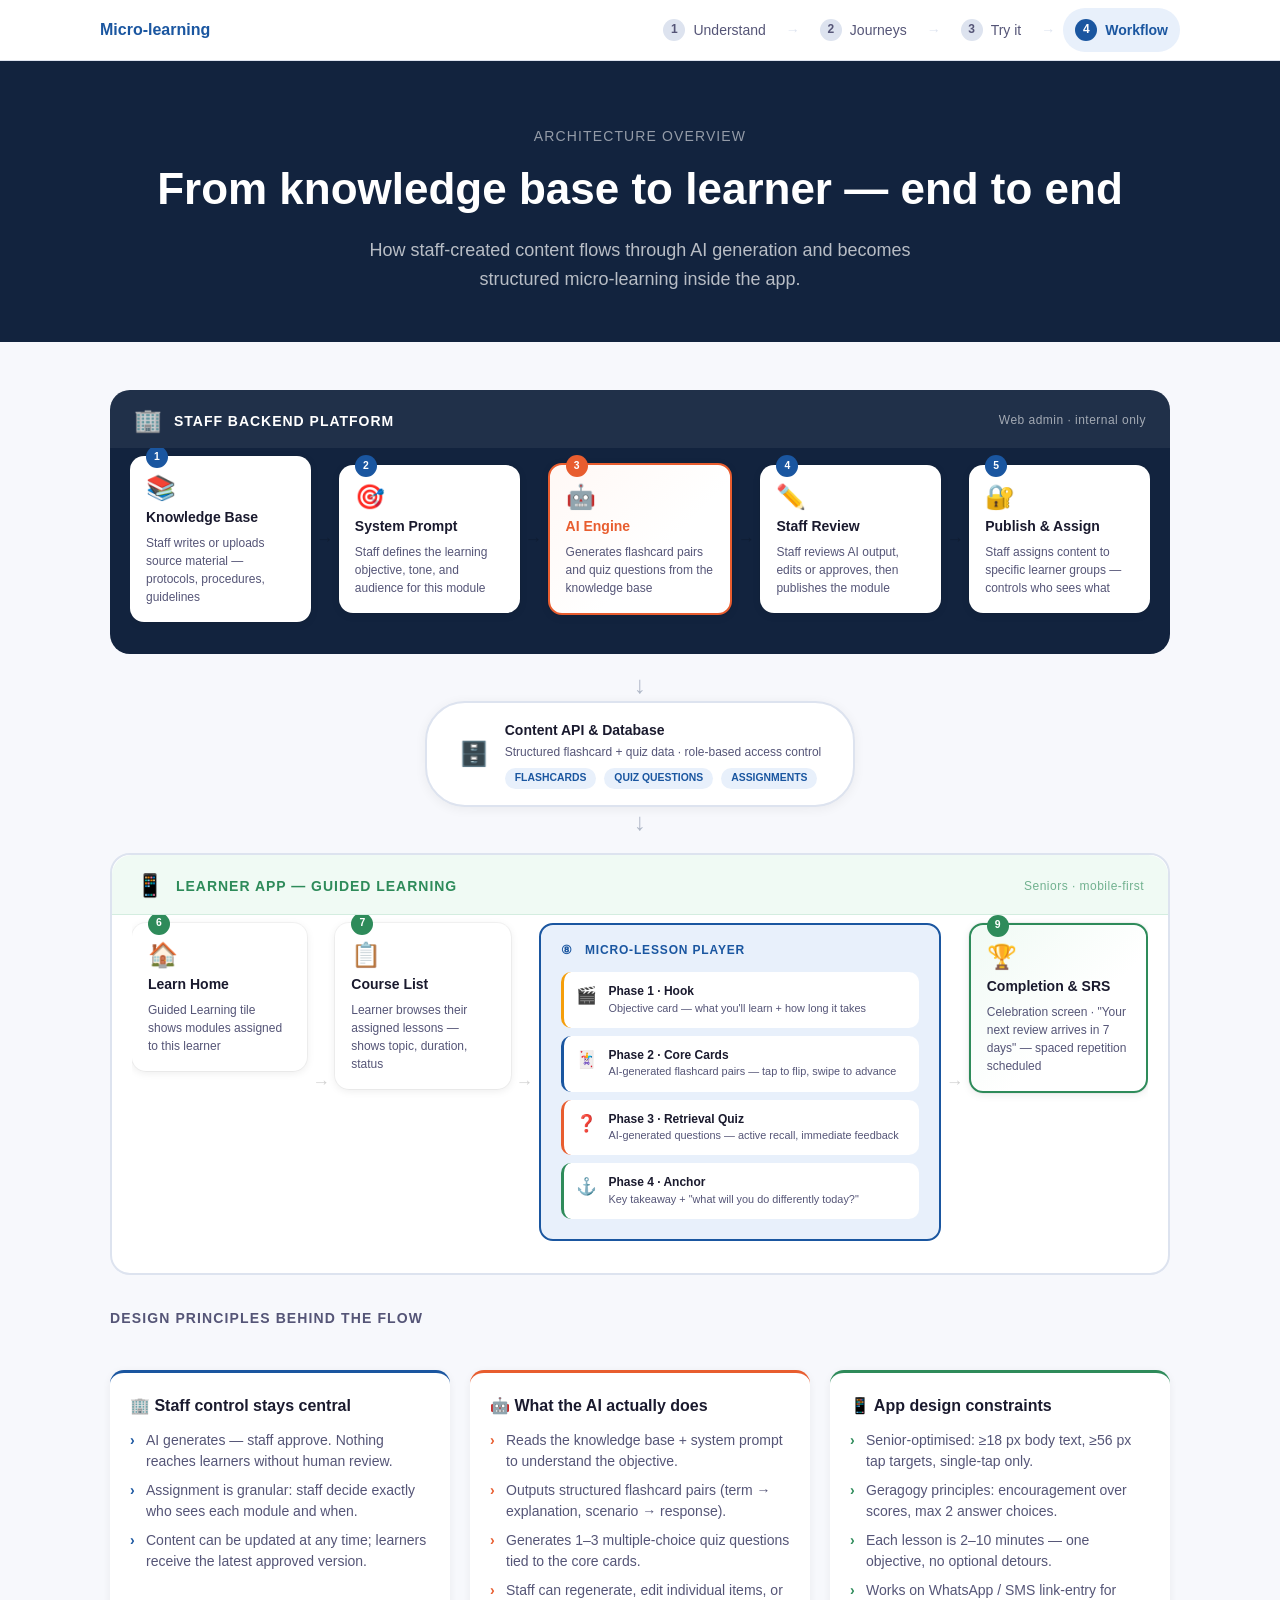
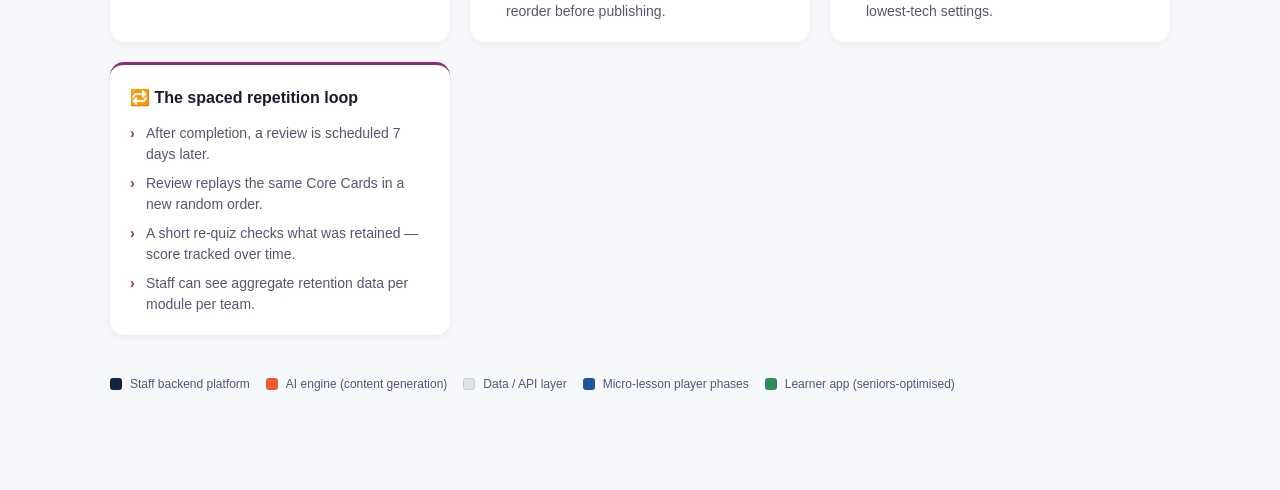
<file: explainer/workflow.html>
<!DOCTYPE html>
<html lang="en">
<head>
  <meta charset="UTF-8" />
  <meta name="viewport" content="width=device-width, initial-scale=1.0" />
  <title>Micro-learning — System Workflow</title>
  <link rel="stylesheet" href="styles.css" />
  <style>

    /* ============================================================
       WORKFLOW DIAGRAM — workflow.html
       Shows end-to-end flow: Staff → AI Engine → Learner App
       ============================================================ */

    /* ---------- PAGE SHELL ---------- */
    .wf-page {
      background: var(--color-light-bg);
      min-height: 100vh;
      padding-bottom: var(--space-24);
    }

    .wf-hero {
      background: var(--color-dark-bg);
      color: var(--color-white);
      padding: var(--space-16) var(--space-6) var(--space-12);
      text-align: center;
    }

    .wf-hero__eyebrow {
      font-size: var(--font-size-sm);
      font-weight: var(--font-weight-medium);
      letter-spacing: 0.08em;
      text-transform: uppercase;
      color: rgba(255,255,255,0.55);
      margin: 0 0 var(--space-4);
    }

    .wf-hero__title {
      font-size: clamp(1.75rem, 4vw, 2.75rem);
      font-weight: var(--font-weight-bold);
      line-height: var(--line-height-tight);
      margin: 0 0 var(--space-5);
    }

    .wf-hero__sub {
      font-size: var(--font-size-md);
      color: rgba(255,255,255,0.7);
      max-width: 560px;
      margin: 0 auto;
      line-height: var(--line-height-base);
    }

    /* ---------- DIAGRAM CANVAS ---------- */
    .diagram {
      max-width: 1100px;
      margin: var(--space-12) auto 0;
      padding: 0 var(--space-5);
      display: flex;
      flex-direction: column;
      gap: 0;
    }

    /* ---------- LANE (SWIMLANE) ---------- */
    .lane {
      border-radius: 20px;
      overflow: visible;
      position: relative;
    }

    .lane__header {
      display: flex;
      align-items: center;
      gap: var(--space-3);
      padding: var(--space-5) var(--space-6) var(--space-4);
      border-radius: 20px 20px 0 0;
    }

    .lane__icon {
      font-size: 1.4rem;
      line-height: 1;
    }

    .lane__label {
      font-size: var(--font-size-sm);
      font-weight: var(--font-weight-bold);
      letter-spacing: 0.07em;
      text-transform: uppercase;
    }

    .lane__sublabel {
      font-size: var(--font-size-xs);
      margin-left: auto;
      opacity: 0.65;
      letter-spacing: 0.04em;
    }

    .lane__body {
      padding: 0 var(--space-5) var(--space-6);
    }

    /* ---------- STEP ROW ---------- */
    .step-row {
      display: flex;
      align-items: center;
      gap: 0;
      flex-wrap: nowrap;
      overflow-x: auto;
      padding: var(--space-2) 0 var(--space-2);
      scrollbar-width: none;
    }
    .step-row::-webkit-scrollbar { display: none; }

    /* ---------- STEP CARD ---------- */
    .step {
      flex: 1;
      min-width: 120px;
      max-width: 200px;
      background: #fff;
      border-radius: 14px;
      padding: var(--space-5) var(--space-4) var(--space-4);
      box-shadow: 0 2px 8px rgba(0,0,0,0.08), 0 0 0 1px rgba(0,0,0,0.04);
      display: flex;
      flex-direction: column;
      gap: var(--space-2);
      position: relative;
    }

    .step__badge {
      position: absolute;
      top: -10px;
      left: var(--space-4);
      width: 22px;
      height: 22px;
      border-radius: 50%;
      display: flex;
      align-items: center;
      justify-content: center;
      font-size: 0.65rem;
      font-weight: var(--font-weight-bold);
      color: #fff;
    }

    .step__emoji {
      font-size: 1.5rem;
      line-height: 1;
    }

    .step__title {
      font-size: var(--font-size-sm);
      font-weight: var(--font-weight-bold);
      color: var(--color-text);
      line-height: 1.3;
    }

    .step__desc {
      font-size: var(--font-size-xs);
      color: var(--color-text-muted);
      line-height: 1.5;
    }

    /* ---------- STEP ARROW ---------- */
    .step-arrow {
      flex-shrink: 0;
      width: 28px;
      display: flex;
      align-items: center;
      justify-content: center;
      color: rgba(0,0,0,0.18);
      font-size: 1.1rem;
    }

    /* ---------- BACKEND LANE ---------- */
    .lane--backend {
      background: var(--color-dark-bg);
    }

    .lane--backend .lane__header {
      background: rgba(255,255,255,0.06);
      color: rgba(255,255,255,0.9);
    }

    .lane--backend .lane__label { color: #fff; }

    .lane--backend .step__badge { background: var(--color-primary); }

    /* AI Engine step — highlight */
    .step--ai {
      background: linear-gradient(135deg, #fff8f5 0%, #fff 60%);
      border: 2px solid var(--color-accent);
    }

    .step--ai .step__badge { background: var(--color-accent); }

    .step--ai .step__title { color: var(--color-accent); }

    /* ---------- CONNECTOR (between lanes) ---------- */
    .connector {
      display: flex;
      flex-direction: column;
      align-items: center;
      padding: var(--space-3) 0;
      gap: 0;
      position: relative;
    }

    .connector__pipe {
      display: flex;
      align-items: center;
      gap: var(--space-4);
      background: #fff;
      border: 2px solid var(--color-border);
      border-radius: 40px;
      padding: var(--space-4) var(--space-8);
      box-shadow: 0 2px 12px rgba(0,0,0,0.06);
      position: relative;
      z-index: 2;
    }

    .connector__arrow-up,
    .connector__arrow-down {
      color: var(--color-border);
      font-size: 1.4rem;
      line-height: 1;
    }

    .connector__icon { font-size: 1.5rem; }

    .connector__text {
      display: flex;
      flex-direction: column;
      gap: 2px;
    }

    .connector__title {
      font-size: var(--font-size-sm);
      font-weight: var(--font-weight-bold);
      color: var(--color-text);
    }

    .connector__sub {
      font-size: var(--font-size-xs);
      color: var(--color-text-muted);
    }

    .connector__tags {
      display: flex;
      gap: var(--space-2);
      margin-top: var(--space-1);
    }

    .connector__tag {
      background: var(--color-primary-light);
      color: var(--color-primary);
      border-radius: 20px;
      padding: 2px 10px;
      font-size: 0.65rem;
      font-weight: var(--font-weight-bold);
    }

    /* ---------- FRONTEND LANE ---------- */
    .lane--frontend {
      background: #fff;
      border: 2px solid var(--color-border);
    }

    .lane--frontend .lane__header {
      background: #f0faf4;
      color: var(--color-seniors);
      border-bottom: 1px solid #d4ede0;
    }

    .lane--frontend .lane__label { color: var(--color-seniors); }

    .lane--frontend .step__badge { background: var(--color-seniors); }

    /* ---------- PLAYER BLOCK (nested inside frontend) ---------- */
    .player-block {
      background: var(--color-primary-light);
      border-radius: 14px;
      border: 2px solid var(--color-primary);
      padding: var(--space-4) var(--space-5) var(--space-5);
      flex: 2.5;
      min-width: 220px;
    }

    .player-block__title {
      font-size: var(--font-size-xs);
      font-weight: var(--font-weight-bold);
      color: var(--color-primary);
      text-transform: uppercase;
      letter-spacing: 0.07em;
      margin-bottom: var(--space-3);
    }

    .player-phases {
      display: flex;
      flex-direction: column;
      gap: var(--space-2);
    }

    .phase {
      display: flex;
      align-items: flex-start;
      gap: var(--space-3);
      padding: var(--space-3) var(--space-3);
      background: #fff;
      border-radius: 10px;
      border-left: 3px solid transparent;
    }

    .phase--hook   { border-left-color: #f59e0b; }
    .phase--core   { border-left-color: var(--color-primary); }
    .phase--quiz   { border-left-color: var(--color-accent); }
    .phase--anchor { border-left-color: var(--color-seniors); }

    .phase__emoji { font-size: 1.05rem; line-height: 1.4; }

    .phase__info {}

    .phase__label {
      font-size: var(--font-size-xs);
      font-weight: var(--font-weight-bold);
      color: var(--color-text);
      line-height: 1.3;
    }

    .phase__detail {
      font-size: 0.68rem;
      color: var(--color-text-muted);
      line-height: 1.4;
      margin-top: 1px;
    }

    /* ---------- COMPLETION STEP ---------- */
    .step--completion {
      background: linear-gradient(135deg, #f0faf4 0%, #fff 60%);
      border: 2px solid var(--color-seniors);
    }

    .step--completion .step__badge { background: var(--color-seniors); }

    /* ---------- LEGEND ---------- */
    .legend {
      max-width: 1100px;
      margin: var(--space-10) auto 0;
      padding: 0 var(--space-5);
      display: flex;
      flex-wrap: wrap;
      gap: var(--space-4);
    }

    .legend__item {
      display: flex;
      align-items: center;
      gap: var(--space-2);
      font-size: var(--font-size-xs);
      color: var(--color-text-muted);
    }

    .legend__dot {
      width: 12px;
      height: 12px;
      border-radius: 3px;
      flex-shrink: 0;
    }

    /* ---------- ROLE TAGS ---------- */
    .role-tag {
      display: inline-flex;
      align-items: center;
      gap: var(--space-1);
      padding: 2px 8px;
      border-radius: 20px;
      font-size: 0.65rem;
      font-weight: var(--font-weight-bold);
      letter-spacing: 0.04em;
    }

    .role-tag--staff {
      background: rgba(26,86,160,0.12);
      color: var(--color-primary);
    }

    .role-tag--ai {
      background: rgba(232,93,47,0.12);
      color: var(--color-accent);
    }

    .role-tag--learner {
      background: rgba(46,139,90,0.12);
      color: var(--color-seniors);
    }

    /* ---------- KEY NOTES ---------- */
    .notes-grid {
      max-width: 1100px;
      margin: var(--space-10) auto 0;
      padding: 0 var(--space-5);
      display: grid;
      grid-template-columns: repeat(auto-fit, minmax(260px, 1fr));
      gap: var(--space-5);
    }

    .note-card {
      background: #fff;
      border-radius: 14px;
      padding: var(--space-5) var(--space-5);
      box-shadow: 0 2px 8px rgba(0,0,0,0.06);
      border-top: 3px solid var(--color-primary);
    }

    .note-card--ai   { border-top-color: var(--color-accent); }
    .note-card--app  { border-top-color: var(--color-seniors); }
    .note-card--loop { border-top-color: var(--color-volunteers); }

    .note-card__heading {
      font-size: var(--font-size-base);
      font-weight: var(--font-weight-bold);
      margin: 0 0 var(--space-3);
      color: var(--color-text);
    }

    .note-card__list {
      list-style: none;
      margin: 0;
      padding: 0;
      display: flex;
      flex-direction: column;
      gap: var(--space-2);
    }

    .note-card__list li {
      font-size: var(--font-size-sm);
      color: var(--color-text-muted);
      padding-left: var(--space-4);
      position: relative;
      line-height: 1.5;
    }

    .note-card__list li::before {
      content: '›';
      position: absolute;
      left: 0;
      color: var(--color-primary);
      font-weight: var(--font-weight-bold);
    }

    .note-card--ai    .note-card__list li::before { color: var(--color-accent); }
    .note-card--app   .note-card__list li::before { color: var(--color-seniors); }
    .note-card--loop  .note-card__list li::before { color: var(--color-volunteers); }

    /* ---------- SECTION DIVIDER LABEL ---------- */
    .divider-label {
      max-width: 1100px;
      margin: var(--space-8) auto 0;
      padding: 0 var(--space-5);
    }

    .divider-label h2 {
      font-size: var(--font-size-sm);
      font-weight: var(--font-weight-bold);
      text-transform: uppercase;
      letter-spacing: 0.08em;
      color: var(--color-text-muted);
      margin: 0 0 var(--space-4);
    }

    /* ---------- RESPONSIVE ---------- */
    @media (max-width: 700px) {
      .step-row {
        flex-direction: column;
        align-items: stretch;
      }

      .step-arrow {
        width: auto;
        height: 24px;
        transform: rotate(90deg);
      }

      .step {
        min-width: 0;
        max-width: 100%;
      }

      .connector__pipe {
        padding: var(--space-3) var(--space-5);
      }

      .player-block {
        min-width: 0;
      }

      .wf-hero {
        padding: var(--space-10) var(--space-5) var(--space-8);
      }
    }

  </style>
</head>
<body class="wf-page">

  <!-- === NAV === -->
  <nav class="page-nav" role="navigation" aria-label="Guide pages">
    <div class="page-nav__inner">
      <span class="page-nav__logo">Micro-learning</span>
      <ol class="page-nav__steps" role="list">
        <li class="page-nav__step">
          <a href="index.html" class="page-nav__link">
            <span class="page-nav__num">1</span>
            <span class="page-nav__label">Understand</span>
          </a>
        </li>
        <li class="page-nav__sep" aria-hidden="true">→</li>
        <li class="page-nav__step">
          <a href="journeys.html" class="page-nav__link">
            <span class="page-nav__num">2</span>
            <span class="page-nav__label">Journeys</span>
          </a>
        </li>
        <li class="page-nav__sep" aria-hidden="true">→</li>
        <li class="page-nav__step">
          <a href="experience.html" class="page-nav__link">
            <span class="page-nav__num">3</span>
            <span class="page-nav__label">Try it</span>
          </a>
        </li>
        <li class="page-nav__sep" aria-hidden="true">→</li>
        <li class="page-nav__step page-nav__step--active" aria-current="page">
          <a href="workflow.html" class="page-nav__link">
            <span class="page-nav__num">4</span>
            <span class="page-nav__label">Workflow</span>
          </a>
        </li>
      </ol>
    </div>
  </nav>

  <!-- === HERO === -->
  <header class="wf-hero">
    <p class="wf-hero__eyebrow">Architecture overview</p>
    <h1 class="wf-hero__title">From knowledge base to learner — end to end</h1>
    <p class="wf-hero__sub">How staff-created content flows through AI generation and becomes structured micro-learning inside the app.</p>
  </header>

  <!-- ================================================================
       DIAGRAM
       ================================================================ -->
  <div class="diagram" role="img" aria-label="Micro-learning system workflow diagram showing staff backend to learner frontend">

    <!-- ── BACKEND LANE ── -->
    <div class="lane lane--backend">
      <div class="lane__header">
        <span class="lane__icon">🏢</span>
        <span class="lane__label">Staff Backend Platform</span>
        <span class="lane__sublabel">Web admin · internal only</span>
      </div>

      <div class="lane__body">
        <div class="step-row">

          <!-- Step 1 -->
          <div class="step">
            <span class="step__badge">1</span>
            <span class="step__emoji">📚</span>
            <div class="step__title">Knowledge Base</div>
            <div class="step__desc">Staff writes or uploads source material — protocols, procedures, guidelines</div>
          </div>

          <div class="step-arrow" aria-hidden="true">→</div>

          <!-- Step 2 -->
          <div class="step">
            <span class="step__badge">2</span>
            <span class="step__emoji">🎯</span>
            <div class="step__title">System Prompt</div>
            <div class="step__desc">Staff defines the learning objective, tone, and audience for this module</div>
          </div>

          <div class="step-arrow" aria-hidden="true">→</div>

          <!-- Step 3 — AI Engine (highlighted) -->
          <div class="step step--ai">
            <span class="step__badge">3</span>
            <span class="step__emoji">🤖</span>
            <div class="step__title">AI Engine</div>
            <div class="step__desc">Generates flashcard pairs and quiz questions from the knowledge base</div>
          </div>

          <div class="step-arrow" aria-hidden="true">→</div>

          <!-- Step 4 -->
          <div class="step">
            <span class="step__badge">4</span>
            <span class="step__emoji">✏️</span>
            <div class="step__title">Staff Review</div>
            <div class="step__desc">Staff reviews AI output, edits or approves, then publishes the module</div>
          </div>

          <div class="step-arrow" aria-hidden="true">→</div>

          <!-- Step 5 -->
          <div class="step">
            <span class="step__badge">5</span>
            <span class="step__emoji">🔐</span>
            <div class="step__title">Publish &amp; Assign</div>
            <div class="step__desc">Staff assigns content to specific learner groups — controls who sees what</div>
          </div>

        </div>
      </div>
    </div><!-- /lane--backend -->


    <!-- ── CONNECTOR ── -->
    <div class="connector" aria-hidden="true">
      <div style="font-size:1.5rem; color:#b0b8c8; margin-bottom:-4px;">↓</div>
      <div class="connector__pipe">
        <span class="connector__icon">🗄️</span>
        <div class="connector__text">
          <div class="connector__title">Content API &amp; Database</div>
          <div class="connector__sub">Structured flashcard + quiz data · role-based access control</div>
          <div class="connector__tags">
            <span class="connector__tag">FLASHCARDS</span>
            <span class="connector__tag">QUIZ QUESTIONS</span>
            <span class="connector__tag">ASSIGNMENTS</span>
          </div>
        </div>
      </div>
      <div style="font-size:1.5rem; color:#b0b8c8; margin-top:-4px;">↓</div>
    </div>


    <!-- ── FRONTEND LANE ── -->
    <div class="lane lane--frontend">
      <div class="lane__header">
        <span class="lane__icon">📱</span>
        <span class="lane__label">Learner App — Guided Learning</span>
        <span class="lane__sublabel">Seniors · mobile-first</span>
      </div>

      <div class="lane__body">
        <div class="step-row" style="align-items: stretch;">

          <!-- Step 6 -->
          <div class="step" style="align-self: flex-start;">
            <span class="step__badge">6</span>
            <span class="step__emoji">🏠</span>
            <div class="step__title">Learn Home</div>
            <div class="step__desc">Guided Learning tile shows modules assigned to this learner</div>
          </div>

          <div class="step-arrow" aria-hidden="true">→</div>

          <!-- Step 7 -->
          <div class="step" style="align-self: flex-start;">
            <span class="step__badge">7</span>
            <span class="step__emoji">📋</span>
            <div class="step__title">Course List</div>
            <div class="step__desc">Learner browses their assigned lessons — shows topic, duration, status</div>
          </div>

          <div class="step-arrow" aria-hidden="true">→</div>

          <!-- Step 8 — PLAYER (expanded) -->
          <div class="player-block">
            <div class="player-block__title">⑧ &nbsp; Micro-lesson Player</div>
            <div class="player-phases">

              <div class="phase phase--hook">
                <span class="phase__emoji">🎬</span>
                <div class="phase__info">
                  <div class="phase__label">Phase 1 · Hook</div>
                  <div class="phase__detail">Objective card — what you'll learn + how long it takes</div>
                </div>
              </div>

              <div class="phase phase--core">
                <span class="phase__emoji">🃏</span>
                <div class="phase__info">
                  <div class="phase__label">Phase 2 · Core Cards</div>
                  <div class="phase__detail">AI-generated flashcard pairs — tap to flip, swipe to advance</div>
                </div>
              </div>

              <div class="phase phase--quiz">
                <span class="phase__emoji">❓</span>
                <div class="phase__info">
                  <div class="phase__label">Phase 3 · Retrieval Quiz</div>
                  <div class="phase__detail">AI-generated questions — active recall, immediate feedback</div>
                </div>
              </div>

              <div class="phase phase--anchor">
                <span class="phase__emoji">⚓</span>
                <div class="phase__info">
                  <div class="phase__label">Phase 4 · Anchor</div>
                  <div class="phase__detail">Key takeaway + "what will you do differently today?"</div>
                </div>
              </div>

            </div>
          </div>

          <div class="step-arrow" aria-hidden="true">→</div>

          <!-- Step 9 — Completion -->
          <div class="step step--completion" style="align-self: flex-start;">
            <span class="step__badge">9</span>
            <span class="step__emoji">🏆</span>
            <div class="step__title">Completion &amp; SRS</div>
            <div class="step__desc">Celebration screen · "Your next review arrives in 7 days" — spaced repetition scheduled</div>
          </div>

        </div>
      </div>
    </div><!-- /lane--frontend -->

  </div><!-- /diagram -->


  <!-- ================================================================
       KEY NOTES GRID
       ================================================================ -->
  <div class="divider-label">
    <h2>Design principles behind the flow</h2>
  </div>

  <div class="notes-grid">

    <div class="note-card">
      <h3 class="note-card__heading">🏢 Staff control stays central</h3>
      <ul class="note-card__list">
        <li>AI generates — staff approve. Nothing reaches learners without human review.</li>
        <li>Assignment is granular: staff decide exactly who sees each module and when.</li>
        <li>Content can be updated at any time; learners receive the latest approved version.</li>
      </ul>
    </div>

    <div class="note-card note-card--ai">
      <h3 class="note-card__heading">🤖 What the AI actually does</h3>
      <ul class="note-card__list">
        <li>Reads the knowledge base + system prompt to understand the objective.</li>
        <li>Outputs structured flashcard pairs (term → explanation, scenario → response).</li>
        <li>Generates 1–3 multiple-choice quiz questions tied to the core cards.</li>
        <li>Staff can regenerate, edit individual items, or reorder before publishing.</li>
      </ul>
    </div>

    <div class="note-card note-card--app">
      <h3 class="note-card__heading">📱 App design constraints</h3>
      <ul class="note-card__list">
        <li>Senior-optimised: ≥18 px body text, ≥56 px tap targets, single-tap only.</li>
        <li>Geragogy principles: encouragement over scores, max 2 answer choices.</li>
        <li>Each lesson is 2–10 minutes — one objective, no optional detours.</li>
        <li>Works on WhatsApp / SMS link-entry for lowest-tech settings.</li>
      </ul>
    </div>

    <div class="note-card note-card--loop">
      <h3 class="note-card__heading">🔁 The spaced repetition loop</h3>
      <ul class="note-card__list">
        <li>After completion, a review is scheduled 7 days later.</li>
        <li>Review replays the same Core Cards in a new random order.</li>
        <li>A short re-quiz checks what was retained — score tracked over time.</li>
        <li>Staff can see aggregate retention data per module per team.</li>
      </ul>
    </div>

  </div><!-- /notes-grid -->


  <!-- ================================================================
       LEGEND
       ================================================================ -->
  <div class="legend" aria-label="Diagram legend">
    <div class="legend__item">
      <div class="legend__dot" style="background:var(--color-dark-bg);"></div>
      Staff backend platform
    </div>
    <div class="legend__item">
      <div class="legend__dot" style="background:var(--color-accent);"></div>
      AI engine (content generation)
    </div>
    <div class="legend__item">
      <div class="legend__dot" style="background:var(--color-border); border:1px solid #ccc;"></div>
      Data / API layer
    </div>
    <div class="legend__item">
      <div class="legend__dot" style="background:var(--color-primary);"></div>
      Micro-lesson player phases
    </div>
    <div class="legend__item">
      <div class="legend__dot" style="background:var(--color-seniors);"></div>
      Learner app (seniors-optimised)
    </div>
  </div>

</body>
</html>
</file>
<file: app/style.css>
@import '../ui/tokens.css';

/* ============================================================
   app/style.css — Guided Learning micro-lesson prototype
   Seniors-first: ≥18px text, ≥56px tap targets, line-height 1.7
   ============================================================ */

/* --- Reset & base ----------------------------------------- */
*, *::before, *::after { box-sizing: border-box; margin: 0; padding: 0; }

body {
  font-family: var(--font-family);
  font-size: var(--font-size-seniors-base);
  color: var(--color-text);
  line-height: var(--line-height-seniors);
  background: var(--platform-bg);
  display: flex;
  justify-content: center;
  align-items: flex-start;
  min-height: 100dvh;
  padding: var(--space-6);
}

/* --- Phone frame ------------------------------------------ */
.phone-frame {
  width: 100%;
  max-width: var(--platform-max-width);
  background: var(--color-white);
  border-radius: var(--radius-lg);
  box-shadow: var(--shadow-lg), 0 0 0 1px rgba(0,0,0,0.06);
  overflow: hidden;
  min-height: calc(100dvh - var(--space-12));
  display: flex;
  flex-direction: column;
}

/* --- Screens ---------------------------------------------- */
.screen {
  display: none;
  flex-direction: column;
  flex: 1;
}
.screen--active { display: flex; }

/* --- App header ------------------------------------------- */
.app-header {
  display: flex;
  align-items: center;
  gap: var(--space-3);
  padding: var(--space-4) var(--space-5);
  background: var(--color-white);
  border-bottom: 1px solid var(--color-border);
  flex-shrink: 0;
}
.app-header__title {
  font-size: var(--font-size-seniors-lg);
  font-weight: var(--font-weight-bold);
  color: var(--color-text);
  flex: 1;
  line-height: 1.2;
}

/* --- Back button ------------------------------------------ */
.back-btn {
  display: flex;
  align-items: center;
  justify-content: center;
  min-width: var(--tap-min-seniors);
  min-height: var(--tap-min-seniors);
  background: none;
  border: none;
  font-size: 1.5rem;
  color: var(--color-seniors);
  cursor: pointer;
  border-radius: var(--radius-md);
  flex-shrink: 0;
  transition: background var(--transition-fast);
}
.back-btn:hover { background: var(--color-success-light); }

/* --- Screen body ------------------------------------------ */
.screen-body {
  flex: 1;
  overflow-y: auto;
  padding: var(--space-5);
  display: flex;
  flex-direction: column;
  gap: var(--space-5);
}

/* ============================================================
   SCREEN 1 — LEARN HOME
   ============================================================ */

/* Today's Lesson card */
.today-card {
  background: var(--color-seniors);
  color: var(--color-white);
  border-radius: var(--radius-lg);
  padding: var(--space-5);
  display: flex;
  flex-direction: column;
  gap: var(--space-3);
  flex-shrink: 0;
}
.streak {
  font-size: var(--font-size-seniors-base);
  font-weight: var(--font-weight-bold);
}
.today-card__label {
  font-size: var(--font-size-xs);
  text-transform: uppercase;
  letter-spacing: 0.12em;
  opacity: 0.85;
  font-weight: var(--font-weight-bold);
}
.today-card__title {
  font-size: var(--font-size-seniors-xl);
  font-weight: var(--font-weight-bold);
  line-height: var(--line-height-tight);
}
.today-card__sub {
  font-size: var(--font-size-seniors-base);
  opacity: 0.9;
}
/* override green button with white inside green card */
.today-card .btn--seniors-primary {
  background: var(--color-white);
  color: var(--color-seniors);
  margin-top: var(--space-2);
}
.today-card .btn--seniors-primary:hover { background: var(--color-success-light); }

/* Two tiles */
.tiles {
  display: grid;
  grid-template-columns: 1fr 1fr;
  gap: var(--space-4);
}
.tile {
  display: flex;
  flex-direction: column;
  align-items: center;
  justify-content: center;
  gap: var(--space-3);
  min-height: 110px;
  background: var(--color-light-bg);
  border: 2px solid var(--color-border);
  border-radius: var(--radius-lg);
  cursor: pointer;
  padding: var(--space-5) var(--space-4);
  text-align: center;
  transition: background var(--transition-fast), border-color var(--transition-fast);
  font-family: var(--font-family);
}
.tile:hover { background: var(--color-success-light); border-color: var(--color-seniors); }
.tile--muted { opacity: 0.55; cursor: default; }
.tile--muted:hover { background: var(--color-light-bg); border-color: var(--color-border); }
.tile__icon { font-size: 2.25rem; line-height: 1; }
.tile__label {
  font-size: var(--font-size-seniors-base);
  font-weight: var(--font-weight-bold);
  color: var(--color-text);
  line-height: 1.3;
}
.tile__sub {
  font-size: var(--font-size-sm);
  color: var(--color-seniors);
  font-weight: var(--font-weight-medium);
  margin-top: 2px;
}

/* ============================================================
   SCREEN 2 — COURSE LIST
   ============================================================ */

/* Progress bar */
.course-progress {
  display: flex;
  flex-direction: column;
  gap: var(--space-2);
  flex-shrink: 0;
}
.course-progress__bar {
  height: 8px;
  background: var(--color-border);
  border-radius: var(--radius-pill);
  overflow: hidden;
}
.course-progress__fill {
  height: 100%;
  background: var(--color-seniors);
  border-radius: var(--radius-pill);
  transition: width var(--transition-slow);
}
.course-progress__label {
  font-size: var(--font-size-sm);
  color: var(--color-text-muted);
}

/* Chapter list */
.chapter-list {
  list-style: none;
  display: flex;
  flex-direction: column;
  gap: var(--space-3);
}
.chapter-item {
  display: flex;
  align-items: center;
  gap: var(--space-4);
  padding: var(--space-4);
  background: var(--color-white);
  border: 2px solid var(--color-border);
  border-radius: var(--radius-lg);
  cursor: pointer;
  min-height: var(--tap-min-seniors);
  transition: all var(--transition-fast);
  font-family: var(--font-family);
  text-align: left;
}
.chapter-item:hover { border-color: var(--color-seniors); background: var(--color-success-light); }
.chapter-item--done { border-color: var(--color-seniors); background: var(--color-success-light); }
.chapter-item--next { border-color: var(--color-seniors); border-width: 3px; }
.chapter-item--locked { opacity: 0.5; cursor: default; }
.chapter-item--locked:hover { border-color: var(--color-border); background: var(--color-white); }

.chapter-num {
  font-size: var(--font-size-seniors-base);
  font-weight: var(--font-weight-bold);
  color: var(--color-text-muted);
  min-width: 28px;
  flex-shrink: 0;
}
.chapter-info {
  flex: 1;
  display: flex;
  flex-direction: column;
  gap: var(--space-1);
  min-width: 0;
}
.chapter-title {
  font-size: var(--font-size-seniors-base);
  font-weight: var(--font-weight-bold);
  color: var(--color-text);
  line-height: 1.3;
}
.chapter-meta {
  display: flex;
  align-items: center;
  gap: var(--space-2);
  flex-wrap: wrap;
}
.format-badge {
  font-size: var(--font-size-xs);
  font-weight: var(--font-weight-bold);
  padding: 2px var(--space-2);
  border-radius: var(--radius-sm);
  background: var(--color-success-light);
  color: var(--color-seniors);
  text-transform: uppercase;
  letter-spacing: 0.05em;
  white-space: nowrap;
}
.chapter-duration {
  font-size: var(--font-size-sm);
  color: var(--color-text-muted);
}
.chapter-state {
  font-size: var(--font-size-sm);
  font-weight: var(--font-weight-bold);
  margin-left: auto;
  white-space: nowrap;
  flex-shrink: 0;
}
.chapter-state--done { color: var(--color-seniors); }
.chapter-state--next { color: var(--color-seniors); }

/* ============================================================
   SCREEN 3 — MICRO-LESSON PLAYER
   ============================================================ */

/* Player chrome */
.player-header {
  display: flex;
  align-items: center;
  gap: var(--space-3);
  padding: var(--space-4) var(--space-5);
  background: var(--color-white);
  border-bottom: 1px solid var(--color-border);
  flex-shrink: 0;
}
.player-header__meta {
  flex: 1;
  display: flex;
  justify-content: flex-end;
}
#player-format-badge {
  font-size: var(--font-size-xs);
  font-weight: var(--font-weight-bold);
  padding: 4px var(--space-3);
  border-radius: var(--radius-sm);
  background: var(--color-success-light);
  color: var(--color-seniors);
  text-transform: uppercase;
  letter-spacing: 0.05em;
}

/* Thin progress strip */
.player-progress {
  height: 4px;
  background: var(--color-border);
  flex-shrink: 0;
}
.player-progress__fill {
  height: 100%;
  background: var(--color-seniors);
  transition: width var(--transition-slow);
  width: 0%;
}

/* Player body */
.player-body {
  flex: 1;
  display: flex;
  flex-direction: column;
  padding: var(--space-5);
  gap: var(--space-5);
  overflow-y: auto;
}

/* Player sub-screens */
.player-sub {
  display: none;
  flex-direction: column;
  flex: 1;
  gap: var(--space-5);
}
.player-sub--active { display: flex; }

.player-step-label {
  font-size: var(--font-size-sm);
  font-weight: var(--font-weight-bold);
  text-transform: uppercase;
  letter-spacing: 0.1em;
  color: var(--color-text-muted);
  flex-shrink: 0;
}

/* --- 3a: Hook -------------------------------------------- */
.hook-card {
  display: flex;
  flex-direction: column;
  align-items: center;
  text-align: center;
  gap: var(--space-5);
  padding: var(--space-6) 0 var(--space-4);
}
.hook-emoji { font-size: 4rem; line-height: 1; }
.hook-heading {
  font-size: var(--font-size-seniors-xl);
  font-weight: var(--font-weight-bold);
  color: var(--color-text);
  line-height: var(--line-height-tight);
}
.did-you-know {
  background: var(--color-warning-light);
  border-left: 4px solid var(--color-warning);
  border-radius: var(--radius-md);
  padding: var(--space-4);
  text-align: left;
  width: 100%;
}
.did-you-know__label {
  display: block;
  font-size: var(--font-size-xs);
  font-weight: var(--font-weight-bold);
  text-transform: uppercase;
  letter-spacing: 0.1em;
  color: var(--color-warning);
  margin-bottom: var(--space-2);
}
.did-you-know__text {
  font-size: var(--font-size-seniors-base);
  color: var(--color-text);
  line-height: var(--line-height-seniors);
}

/* --- 3b: Core cards --------------------------------------- */
.card-counter {
  display: flex;
  align-items: center;
  justify-content: space-between;
  flex-shrink: 0;
}
#card-counter-text {
  font-size: var(--font-size-sm);
  font-weight: var(--font-weight-bold);
  color: var(--color-text-muted);
}
.card-dots { display: flex; gap: var(--space-2); }
.card-dot {
  width: 10px;
  height: 10px;
  border-radius: 50%;
  background: var(--color-border);
  transition: background var(--transition-fast);
}
.card-dot--active { background: var(--color-seniors); }
.card-dot--done { background: var(--color-seniors); opacity: 0.4; }

.core-cards {
  display: flex;
  flex-direction: column;
  min-height: 220px;
}
.core-card {
  display: none;
  flex-direction: column;
  align-items: center;
  justify-content: center;
  text-align: center;
  gap: var(--space-5);
  padding: var(--space-6) var(--space-5);
  background: var(--color-light-bg);
  border-radius: var(--radius-lg);
  border: 2px solid var(--color-border);
}
.core-card--active { display: flex; }
.core-card__emoji { font-size: 3.5rem; line-height: 1; }
.core-card__text {
  font-size: var(--font-size-seniors-lg);
  font-weight: var(--font-weight-medium);
  color: var(--color-text);
  line-height: var(--line-height-seniors);
}

/* --- 3c: Retrieval quiz ----------------------------------- */
.quiz-question {
  font-size: var(--font-size-seniors-lg);
  font-weight: var(--font-weight-bold);
  color: var(--color-text);
  line-height: var(--line-height-seniors);
  flex-shrink: 0;
}
.quiz-options {
  display: flex;
  flex-direction: column;
  gap: var(--space-3);
  flex-shrink: 0;
}
.quiz-option {
  display: flex;
  align-items: center;
  padding: var(--space-4) var(--space-5);
  min-height: var(--tap-min-seniors);
  background: var(--color-white);
  border: 2px solid var(--color-border);
  border-radius: var(--radius-lg);
  font-family: var(--font-family);
  font-size: var(--font-size-seniors-base);
  font-weight: var(--font-weight-medium);
  color: var(--color-text);
  text-align: left;
  cursor: pointer;
  transition: all var(--transition-fast);
  line-height: var(--line-height-seniors);
  width: 100%;
}
.quiz-option:hover:not(:disabled) {
  border-color: var(--color-seniors);
  background: var(--color-success-light);
}
.quiz-option--correct {
  border-color: var(--color-quiz-correct-border) !important;
  background: var(--color-quiz-correct-bg) !important;
  color: var(--color-quiz-correct-text) !important;
}
.quiz-option--wrong {
  border-color: var(--color-quiz-wrong-border) !important;
  background: var(--color-quiz-wrong-bg) !important;
  color: var(--color-quiz-wrong-text) !important;
}
.quiz-option:disabled { cursor: default; }

.quiz-feedback {
  font-size: var(--font-size-seniors-base);
  line-height: var(--line-height-seniors);
  color: var(--color-text);
  font-weight: var(--font-weight-medium);
  min-height: 2em;
  flex-shrink: 0;
}
.quiz-spacer { flex: 1; }

/* --- 3d: Anchor ------------------------------------------- */
.anchor-card {
  display: flex;
  flex-direction: column;
  align-items: center;
  text-align: center;
  gap: var(--space-5);
  padding: var(--space-6) var(--space-5);
  background: var(--color-success-light);
  border-radius: var(--radius-lg);
  border: 2px solid var(--color-seniors);
}
.anchor-emoji { font-size: 3.5rem; line-height: 1; }
.anchor-takeaway {
  font-size: var(--font-size-seniors-lg);
  font-weight: var(--font-weight-bold);
  color: var(--color-text);
  line-height: var(--line-height-seniors);
}
.anchor-action {
  width: 100%;
  background: var(--color-white);
  border-radius: var(--radius-md);
  padding: var(--space-4);
  text-align: left;
}
.anchor-action__label {
  display: block;
  font-size: var(--font-size-xs);
  font-weight: var(--font-weight-bold);
  text-transform: uppercase;
  letter-spacing: 0.1em;
  color: var(--color-text-muted);
  margin-bottom: var(--space-2);
}
.anchor-action__text {
  font-size: var(--font-size-seniors-base);
  color: var(--color-text);
  line-height: var(--line-height-seniors);
}

/* ============================================================
   SCREEN 4 — COMPLETION
   ============================================================ */
.done-screen {
  flex: 1;
  display: flex;
  flex-direction: column;
  align-items: center;
  justify-content: center;
  gap: var(--space-6);
  padding: var(--space-8) var(--space-5);
  text-align: center;
}
.done-badge {
  width: 80px;
  height: 80px;
  border-radius: 50%;
  background: var(--color-seniors);
  color: var(--color-white);
  font-size: 2.25rem;
  font-weight: var(--font-weight-bold);
  display: flex;
  align-items: center;
  justify-content: center;
  flex-shrink: 0;
}
.done-title {
  font-size: var(--font-size-seniors-xl);
  font-weight: var(--font-weight-bold);
  color: var(--color-text);
}
.done-outcome {
  font-size: var(--font-size-seniors-base);
  color: var(--color-text);
  line-height: var(--line-height-seniors);
  max-width: 300px;
}
.done-review {
  display: flex;
  align-items: flex-start;
  gap: var(--space-4);
  background: var(--color-light-bg);
  border-radius: var(--radius-lg);
  padding: var(--space-5);
  text-align: left;
  width: 100%;
}
.done-review__icon { font-size: 1.75rem; flex-shrink: 0; line-height: 1; margin-top: 2px; }
.done-review__headline {
  font-size: var(--font-size-seniors-base);
  font-weight: var(--font-weight-bold);
  color: var(--color-text);
}
.done-review__sub {
  font-size: var(--font-size-sm);
  color: var(--color-text-muted);
  margin-top: var(--space-1);
}

/* ============================================================
   SHARED BUTTONS (seniors-only)
   ============================================================ */
.btn--seniors-primary {
  display: flex;
  align-items: center;
  justify-content: center;
  width: 100%;
  min-height: var(--tap-min-seniors);
  background: var(--color-seniors);
  color: var(--color-white);
  border: none;
  border-radius: var(--radius-md);
  font-family: var(--font-family);
  font-size: var(--font-size-seniors-lg);
  font-weight: var(--font-weight-bold);
  cursor: pointer;
  transition: background var(--transition-base), transform var(--transition-fast);
  flex-shrink: 0;
  padding: 0 var(--space-4);
}
.btn--seniors-primary:hover { background: #237049; }
.btn--seniors-primary:active { transform: scale(0.98); }

.btn--seniors-outline {
  display: flex;
  align-items: center;
  justify-content: center;
  width: 100%;
  min-height: var(--tap-min-seniors);
  background: transparent;
  color: var(--color-seniors);
  border: 2px solid var(--color-seniors);
  border-radius: var(--radius-md);
  font-family: var(--font-family);
  font-size: var(--font-size-seniors-lg);
  font-weight: var(--font-weight-bold);
  cursor: pointer;
  transition: background var(--transition-base);
  flex-shrink: 0;
}
.btn--seniors-outline:hover { background: var(--color-success-light); }

/* ============================================================
   PLAYER NAV ROW — side-by-side prev/next buttons
   ============================================================ */
.player-nav-row {
  display: flex;
  gap: var(--space-3);
  flex-shrink: 0;
}
.player-nav-row .btn--seniors-primary,
.player-nav-row .btn--seniors-outline {
  flex: 1;
}

/* ============================================================
   COURSE TABS — multi-course selector
   ============================================================ */
.course-tabs-label {
  font-size: var(--font-size-xs);
  font-weight: var(--font-weight-bold);
  letter-spacing: 0.07em;
  text-transform: uppercase;
  color: var(--color-text-muted);
  padding: var(--space-4) var(--space-5) var(--space-2);
  flex-shrink: 0;
}

.course-tabs {
  display: flex;
  gap: var(--space-3);
  overflow-x: auto;
  background: var(--color-white);
  border-bottom: 2px solid var(--color-border);
  padding: 0 var(--space-5) var(--space-4);
  scrollbar-width: none;
  flex-shrink: 0;
}
.course-tabs::-webkit-scrollbar { display: none; }

.course-tab {
  display: flex;
  flex-direction: column;
  align-items: center;
  gap: 4px;
  flex: 1;
  min-width: 100px;
  min-height: 64px;
  padding: var(--space-3) var(--space-4);
  background: var(--color-light-bg);
  border: 2px solid var(--color-border);
  border-radius: 12px;
  font-family: var(--font-family);
  cursor: pointer;
  transition: background var(--transition-fast), border-color var(--transition-fast);
}
.course-tab:hover { background: var(--color-success-light); border-color: var(--color-seniors); }
.course-tab--active {
  background: var(--color-success-light);
  border-color: var(--color-seniors);
}
.course-tab__icon { font-size: 1.3rem; line-height: 1; }
.course-tab__title {
  font-size: var(--font-size-xs);
  font-weight: var(--font-weight-bold);
  color: var(--color-text);
  line-height: 1.2;
  text-align: center;
}
.course-tab--active .course-tab__title { color: var(--color-seniors); }
.course-tab__count {
  font-size: 0.65rem;
  background: var(--color-border);
  color: var(--color-text-muted);
  border-radius: 20px;
  padding: 1px 7px;
  font-weight: var(--font-weight-bold);
}
.course-tab--active .course-tab__count {
  background: var(--color-seniors);
  color: #fff;
}

/* Chapter objective line */
.chapter-objective {
  font-size: var(--font-size-sm);
  color: var(--color-text-muted);
  margin-top: 2px;
  line-height: 1.4;
}

/* Format badge variants */
.format-badge--video {
  background: #dbeafe;
  color: #1e40af;
}
.format-badge--infographic {
  background: #fef3c7;
  color: #92400e;
}
.format-badge--checklist {
  background: #ede9fe;
  color: #6d28d9;
}

/* ============================================================
   CORE CARD — base alignment fix for non-text types
   ============================================================ */
.core-card--infographic,
.core-card--checklist {
  align-items: stretch;
  text-align: left;
  padding: var(--space-4);
  justify-content: flex-start;
}
.core-card--video {
  padding: 0;
  background: transparent;
  border: none;
  gap: 0;
  cursor: pointer;
  overflow: hidden;
}

/* Caption shared by infographic + checklist cards */
.core-card__caption {
  font-size: var(--font-size-sm);
  color: var(--color-text-muted);
  font-style: italic;
  text-align: center;
  line-height: 1.5;
  flex-shrink: 0;
}

/* ============================================================
   VIDEO CARD
   ============================================================ */
.core-card--video {
  border-radius: var(--radius-lg);
  border: 2px solid var(--color-border);
  background: var(--color-white);
}
.core-card--video:hover { border-color: var(--color-seniors); }
.core-card--video:active { transform: scale(0.99); }

/* Thumbnail area */
.vc-thumb {
  position: relative;
  width: 100%;
  aspect-ratio: 16 / 9;
  display: flex;
  align-items: center;
  justify-content: center;
  border-radius: calc(var(--radius-lg) - 2px) calc(var(--radius-lg) - 2px) 0 0;
  overflow: hidden;
  flex-shrink: 0;
}
.vc-center-emoji {
  font-size: 4rem;
  line-height: 1;
  opacity: 0.3;
  position: absolute;
}
.vc-play {
  width: 56px;
  height: 56px;
  border-radius: 50%;
  background: rgba(255,255,255,0.92);
  color: #1a1a2e;
  font-size: 1.4rem;
  display: flex;
  align-items: center;
  justify-content: center;
  position: relative;
  z-index: 1;
  padding-left: 4px; /* optical center for ▶ */
  box-shadow: 0 4px 16px rgba(0,0,0,0.25);
  transition: transform var(--transition-fast), background var(--transition-fast);
}
.core-card--video:hover .vc-play { transform: scale(1.1); background: #fff; }
.vc-duration {
  position: absolute;
  bottom: var(--space-3);
  right: var(--space-3);
  background: rgba(0,0,0,0.7);
  color: #fff;
  font-size: var(--font-size-xs);
  font-weight: var(--font-weight-bold);
  border-radius: var(--radius-sm);
  padding: 2px 8px;
  letter-spacing: 0.04em;
}

/* Below-thumbnail meta */
.vc-meta {
  padding: var(--space-4) var(--space-4) var(--space-2);
  display: flex;
  flex-direction: column;
  gap: var(--space-1);
}
.vc-title {
  font-size: var(--font-size-seniors-base);
  font-weight: var(--font-weight-bold);
  color: var(--color-text);
}
.vc-caption {
  font-size: var(--font-size-sm);
  color: var(--color-text-muted);
  line-height: 1.4;
}
.vc-tap-hint {
  font-size: var(--font-size-xs);
  color: var(--color-seniors);
  font-weight: var(--font-weight-bold);
  padding: 0 var(--space-4) var(--space-4);
  letter-spacing: 0.02em;
}

/* ============================================================
   INFOGRAPHIC CARD — shared wrapper
   ============================================================ */
.infog-wrapper {
  width: 100%;
}
.infog {
  display: flex;
  flex-direction: column;
  gap: var(--space-3);
  width: 100%;
}
.infog__heading {
  font-size: var(--font-size-seniors-base);
  font-weight: var(--font-weight-bold);
  color: var(--color-text);
  line-height: 1.3;
}
.infog__subhead {
  font-size: var(--font-size-sm);
  font-weight: var(--font-weight-bold);
  color: var(--color-text-muted);
  text-transform: uppercase;
  letter-spacing: 0.07em;
  margin-top: var(--space-2);
}

/* Warning signs list */
.infog__list {
  display: flex;
  flex-direction: column;
  gap: var(--space-2);
}
.infog__row {
  display: flex;
  align-items: center;
  gap: var(--space-3);
  padding: var(--space-3) var(--space-3);
  border-radius: var(--radius-md);
  border-left: 4px solid transparent;
}
.infog__row--red    { background: #fff2f2; border-left-color: #ef4444; }
.infog__row--orange { background: #fff8f0; border-left-color: #f97316; }
.infog__row--yellow { background: #fffbeb; border-left-color: #f59e0b; }
.infog__icon { font-size: 1.25rem; flex-shrink: 0; }
.infog__text {
  font-size: var(--font-size-sm);
  color: var(--color-text);
  line-height: 1.4;
}

/* 5 Rights */
.infog__rights {
  display: flex;
  flex-direction: column;
  gap: var(--space-2);
}
.infog__right {
  display: flex;
  align-items: center;
  gap: var(--space-3);
  padding: var(--space-3) var(--space-3);
  background: var(--color-light-bg);
  border-radius: var(--radius-md);
}
.infog__rnum {
  width: 28px;
  height: 28px;
  border-radius: 50%;
  background: #1a56a0;
  color: #fff;
  font-size: 0.8rem;
  font-weight: var(--font-weight-bold);
  display: flex;
  align-items: center;
  justify-content: center;
  flex-shrink: 0;
}
.infog__rlabel {
  font-size: var(--font-size-sm);
  color: var(--color-text);
}
.infog__rsub {
  font-size: var(--font-size-xs);
  color: var(--color-text-muted);
}

/* Urine colour guide */
.infog__urine-list {
  display: flex;
  flex-direction: column;
  gap: var(--space-2);
}
.infog__urine-row {
  display: flex;
  align-items: center;
  gap: var(--space-3);
  font-size: var(--font-size-sm);
  color: var(--color-text);
  line-height: 1.4;
}
.infog__urine-dot {
  width: 28px;
  height: 20px;
  border-radius: 6px;
  flex-shrink: 0;
}

/* Symptom chips */
.infog__symptoms {
  display: flex;
  flex-wrap: wrap;
  gap: var(--space-2);
  margin-top: var(--space-1);
}
.infog__symptom {
  background: var(--color-light-bg);
  border: 1px solid var(--color-border);
  border-radius: var(--radius-pill);
  padding: var(--space-1) var(--space-3);
  font-size: var(--font-size-xs);
  font-weight: var(--font-weight-bold);
  color: var(--color-text);
  white-space: nowrap;
}

/* Balanced plate sections */
.infog__plate-sections {
  display: flex;
  flex-direction: column;
  gap: var(--space-2);
}
.infog__plate-sec {
  display: flex;
  align-items: center;
  gap: var(--space-3);
  padding: var(--space-3) var(--space-4);
  border-radius: var(--radius-md);
  border-left: 4px solid transparent;
}
.infog__plate-icon { font-size: 1.4rem; flex-shrink: 0; }
.infog__plate-frac {
  font-size: 1.4rem;
  font-weight: var(--font-weight-bold);
  color: var(--color-text);
  margin-right: var(--space-1);
}
.infog__plate-name {
  font-size: var(--font-size-sm);
  font-weight: var(--font-weight-bold);
  color: var(--color-text);
}
.infog__plate-tip {
  display: block;
  font-size: var(--font-size-xs);
  color: var(--color-text-muted);
  margin-top: 2px;
  line-height: 1.4;
}
.infog__plate-footer {
  font-size: var(--font-size-sm);
  font-weight: var(--font-weight-bold);
  color: #0891b2;
  background: #e0f2fe;
  border-radius: var(--radius-md);
  padding: var(--space-3) var(--space-4);
  text-align: center;
}

/* ============================================================
   INFOGRAPHIC — STAT BARS (loneliness stats, etc.)
   ============================================================ */
.infog__stats {
  display: flex;
  flex-direction: column;
  gap: var(--space-4);
  margin-top: var(--space-3);
}
.infog__stat-item {
  display: flex;
  flex-direction: column;
  gap: var(--space-2);
}
.infog__stat-text {
  font-size: var(--font-size-sm);
  color: var(--color-text);
  font-weight: var(--font-weight-medium);
  line-height: 1.4;
}
.infog__stat-bar-wrap {
  height: 10px;
  background: var(--color-border);
  border-radius: 5px;
  overflow: hidden;
}
.infog__stat-bar-fill {
  height: 100%;
  border-radius: 5px;
}
.infog__footer {
  margin-top: var(--space-4);
  padding: var(--space-3) var(--space-4);
  background: #eff6ff;
  border-radius: var(--radius-md);
  font-size: var(--font-size-sm);
  color: #1d4ed8;
  text-align: center;
  font-weight: var(--font-weight-medium);
  line-height: 1.4;
}

/* ============================================================
   INFOGRAPHIC — GRID (depression signs, etc.)
   ============================================================ */
.infog__grid {
  display: grid;
  grid-template-columns: 1fr 1fr;
  gap: var(--space-3);
  margin-top: var(--space-3);
}
.infog__grid-item {
  display: flex;
  flex-direction: column;
  align-items: center;
  text-align: center;
  gap: var(--space-2);
  padding: var(--space-3) var(--space-2);
  border-radius: 10px;
  font-size: var(--font-size-xs);
  font-weight: var(--font-weight-medium);
  color: var(--color-text);
  line-height: 1.4;
}
.infog__grid-item span:first-child { font-size: 1.4rem; }
.infog__grid-item--red    { background: #fff5f5; }
.infog__grid-item--orange { background: #fff8f0; }
.infog__grid-item--yellow { background: #fffbeb; }
.infog__grid-item--purple { background: #faf5ff; }

/* ============================================================
   CHECKLIST CARD
   ============================================================ */
.cl-title {
  font-size: var(--font-size-seniors-base);
  font-weight: var(--font-weight-bold);
  color: var(--color-text);
  line-height: 1.3;
  flex-shrink: 0;
}
.cl-list {
  list-style: none;
  display: flex;
  flex-direction: column;
  gap: var(--space-2);
}
.cl-item {
  display: flex;
  align-items: flex-start;
  gap: var(--space-3);
  padding: var(--space-3) var(--space-4);
  background: var(--color-white);
  border: 2px solid var(--color-border);
  border-radius: var(--radius-md);
  cursor: pointer;
  min-height: 52px;
  transition: border-color var(--transition-fast), background var(--transition-fast);
  font-family: var(--font-family);
  text-align: left;
}
.cl-item:hover { border-color: var(--color-seniors); background: var(--color-success-light); }
.cl-item--checked {
  border-color: var(--color-seniors);
  background: var(--color-success-light);
}
.cl-box {
  font-size: 1.1rem;
  font-weight: var(--font-weight-bold);
  color: var(--color-border);
  flex-shrink: 0;
  line-height: 1.5;
  min-width: 22px;
  transition: color var(--transition-fast);
}
.cl-item--checked .cl-box { color: var(--color-seniors); }
.cl-text {
  font-size: var(--font-size-sm);
  color: var(--color-text);
  line-height: 1.5;
}
.cl-item--checked .cl-text {
  text-decoration: line-through;
  color: var(--color-text-muted);
}
.cl-hint {
  font-size: var(--font-size-xs);
  color: var(--color-text-muted);
  font-style: italic;
  text-align: center;
  flex-shrink: 0;
}

/* ============================================================
   MOBILE RESPONSIVE — strip phone frame on real devices
   ============================================================ */
@media (max-width: 480px) {
  body {
    padding: 0 !important;
    background: var(--color-white) !important;
    min-height: 100dvh;
    align-items: stretch;
  }
  .phone-frame {
    max-width: 100%;
    border-radius: 0;
    box-shadow: none;
    min-height: 100dvh;
  }
}
</file>
<file: explainer/styles.css>
/* ============================================================
   MICRO-LEARNING EXPLAINER — styles.css
   Design tokens at the top. Edit :root to restyle everything.
   ============================================================ */

/* === DESIGN TOKENS === */
:root {
  /* Colours */
  --color-primary: #1a56a0;
  --color-primary-dark: #103c75;
  --color-primary-light: #e8f0fb;
  --color-accent: #e85d2f;
  --color-accent-light: #fdf0eb;
  --color-dark-bg: #12233e;
  --color-dark-text: #ffffff;
  --color-light-bg: #f7f8fc;
  --color-white: #ffffff;
  --color-text: #1a1a2e;
  --color-text-muted: #555577;
  --color-border: #dde3ef;

  /* Audience colours */
  --color-staff: #1a56a0;
  --color-seniors: #2e8b5a;
  --color-volunteers: #8b2e7a;

  /* Retention chart colours */
  --color-traditional: #c0cfe8;
  --color-micro: #1a56a0;

  /* Typography */
  --font-family: -apple-system, BlinkMacSystemFont, 'Segoe UI', Roboto, sans-serif;
  --font-size-xs: 0.75rem;    /* 12px */
  --font-size-sm: 0.875rem;   /* 14px */
  --font-size-base: 1rem;     /* 16px */
  --font-size-md: 1.125rem;   /* 18px */
  --font-size-lg: 1.375rem;   /* 22px */
  --font-size-xl: 1.75rem;    /* 28px */
  --font-size-2xl: 2.25rem;   /* 36px */
  --font-size-3xl: 3rem;      /* 48px */
  --font-weight-normal: 400;
  --font-weight-medium: 500;
  --font-weight-bold: 700;
  --line-height-tight: 1.2;
  --line-height-base: 1.6;

  /* Spacing */
  --space-1: 0.25rem;
  --space-2: 0.5rem;
  --space-3: 0.75rem;
  --space-4: 1rem;
  --space-5: 1.25rem;
  --space-6: 1.5rem;
  --space-8: 2rem;
  --space-10: 2.5rem;
  --space-12: 3rem;
  --space-16: 4rem;
  --space-20: 5rem;
  --space-24: 6rem;

  /* Radii */
  --radius-sm: 6px;
  --radius-md: 12px;
  --radius-lg: 20px;
  --radius-pill: 9999px;

  /* Shadows */
  --shadow-sm: 0 1px 3px rgba(0,0,0,0.08);
  --shadow-md: 0 4px 16px rgba(0,0,0,0.10);
  --shadow-lg: 0 8px 32px rgba(0,0,0,0.14);

  /* Touch targets (mobile) */
  --tap-min: 44px;

  /* Transitions */
  --transition-fast: 120ms ease;
  --transition-base: 220ms ease;
}

/* === RESET === */
*, *::before, *::after { box-sizing: border-box; margin: 0; padding: 0; }
html { scroll-behavior: smooth; }
body {
  font-family: var(--font-family);
  font-size: var(--font-size-base);
  line-height: var(--line-height-base);
  color: var(--color-text);
  background: var(--color-white);
}
img { max-width: 100%; display: block; }
a { color: inherit; }
ul { list-style: none; }

/* === LAYOUT === */
.container {
  max-width: 1080px;
  margin-inline: auto;
  padding-inline: var(--space-6);
}
.container--narrow {
  max-width: 680px;
}

/* === NAV === */
.nav {
  position: sticky;
  top: 0;
  z-index: 100;
  background: var(--color-white);
  border-bottom: 1px solid var(--color-border);
  box-shadow: var(--shadow-sm);
}
.nav__inner {
  max-width: 1080px;
  margin-inline: auto;
  padding-inline: var(--space-6);
  height: 56px;
  display: flex;
  align-items: center;
  justify-content: space-between;
  gap: var(--space-4);
}
.nav__logo {
  font-weight: var(--font-weight-bold);
  color: var(--color-primary);
  font-size: var(--font-size-md);
  white-space: nowrap;
}
.nav__links {
  display: flex;
  gap: var(--space-2);
  flex-wrap: wrap;
}
.nav__link {
  text-decoration: none;
  font-size: var(--font-size-sm);
  font-weight: var(--font-weight-medium);
  color: var(--color-text-muted);
  padding: var(--space-2) var(--space-3);
  border-radius: var(--radius-sm);
  min-height: var(--tap-min);
  display: flex;
  align-items: center;
  transition: color var(--transition-fast), background var(--transition-fast);
}
.nav__link:hover {
  color: var(--color-primary);
  background: var(--color-primary-light);
}

/* === HERO === */
.hero {
  background: var(--color-primary);
  color: var(--color-dark-text);
  padding-block: var(--space-24) var(--space-20);
  text-align: center;
}
.hero__eyebrow {
  font-size: var(--font-size-sm);
  letter-spacing: 0.08em;
  text-transform: uppercase;
  color: rgba(255,255,255,0.7);
  margin-bottom: var(--space-4);
}
.hero__heading {
  font-size: clamp(var(--font-size-xl), 5vw, var(--font-size-3xl));
  font-weight: var(--font-weight-bold);
  line-height: var(--line-height-tight);
  margin-bottom: var(--space-6);
}
.hero__sub {
  font-size: var(--font-size-md);
  color: rgba(255,255,255,0.85);
  max-width: 560px;
  margin-inline: auto;
  margin-bottom: var(--space-8);
  line-height: var(--line-height-base);
}

/* === BUTTONS === */
.btn {
  display: inline-flex;
  align-items: center;
  justify-content: center;
  min-height: var(--tap-min);
  padding-inline: var(--space-6);
  border-radius: var(--radius-md);
  font-size: var(--font-size-base);
  font-weight: var(--font-weight-bold);
  text-decoration: none;
  cursor: pointer;
  border: 2px solid transparent;
  transition: background var(--transition-base), transform var(--transition-fast), opacity var(--transition-fast);
}
.btn:active { transform: scale(0.97); }
.btn--primary {
  background: var(--color-accent);
  color: var(--color-white);
}
.btn--primary:hover { background: #c94a20; }
.btn--secondary {
  background: transparent;
  color: var(--color-primary);
  border-color: var(--color-primary);
}
.btn--secondary:hover { background: var(--color-primary-light); }
.btn--full { width: 100%; }
.btn--white {
  background: var(--color-white);
  color: var(--color-primary);
}
.btn--white:hover { background: var(--color-primary-light); }

/* === SECTIONS === */
.section {
  padding-block: var(--space-20);
}
.section--light { background: var(--color-light-bg); }
.section--dark {
  background: var(--color-dark-bg);
  color: var(--color-dark-text);
}
.section--accent {
  background: var(--color-primary);
  color: var(--color-dark-text);
}
.section__label {
  display: block;
  font-size: var(--font-size-xs);
  letter-spacing: 0.12em;
  text-transform: uppercase;
  color: var(--color-text-muted);
  margin-bottom: var(--space-4);
  font-weight: var(--font-weight-medium);
}
.section__label--light { color: rgba(255,255,255,0.6); }
.section__heading {
  font-size: clamp(var(--font-size-xl), 4vw, var(--font-size-2xl));
  font-weight: var(--font-weight-bold);
  line-height: var(--line-height-tight);
  margin-bottom: var(--space-4);
}
.section__heading--light { color: var(--color-dark-text); }
.section__lead {
  font-size: var(--font-size-md);
  color: var(--color-text-muted);
  max-width: 600px;
  margin-bottom: var(--space-10);
}
.section__lead--light { color: rgba(255,255,255,0.8); }

/* === WHAT: Compare grid === */
.compare-grid {
  display: grid;
  grid-template-columns: 1fr 1fr;
  gap: var(--space-4);
  margin-bottom: var(--space-12);
}
.compare-grid__item {
  padding: var(--space-6);
  border-radius: var(--radius-md);
  border: 2px solid var(--color-border);
}
.compare-grid__item--new {
  border-color: var(--color-primary);
  background: var(--color-primary-light);
}
.compare-grid__title {
  font-size: var(--font-size-base);
  font-weight: var(--font-weight-bold);
  margin-bottom: var(--space-4);
}
.compare-grid__item--new .compare-grid__title { color: var(--color-primary); }
.compare-grid__list li {
  padding-block: var(--space-2);
  border-bottom: 1px solid var(--color-border);
  font-size: var(--font-size-sm);
}
.compare-grid__list li:last-child { border-bottom: none; }

/* === WHAT: Definition card === */
.definition-card {
  background: var(--color-white);
  border-left: 4px solid var(--color-primary);
  padding: var(--space-6);
  border-radius: var(--radius-md);
  margin-bottom: var(--space-8);
  box-shadow: var(--shadow-sm);
}
.definition-card__quote {
  font-size: var(--font-size-md);
  font-style: italic;
  color: var(--color-text);
  margin-bottom: var(--space-2);
  border: none;
}
.definition-card__credit {
  font-size: var(--font-size-sm);
  color: var(--color-text-muted);
}

/* === WHAT: Forgetting curve chart === */
.curve-visual {
  background: var(--color-white);
  border-radius: var(--radius-lg);
  padding: var(--space-8);
  box-shadow: var(--shadow-md);
}
.curve-visual__header { margin-bottom: var(--space-6); }
.curve-visual__title {
  font-size: var(--font-size-lg);
  font-weight: var(--font-weight-bold);
  margin-bottom: var(--space-2);
}
.curve-visual__sub {
  color: var(--color-text-muted);
  font-size: var(--font-size-sm);
}
.curve-bar-group {
  display: flex;
  align-items: center;
  gap: var(--space-4);
  margin-bottom: var(--space-4);
}
.curve-bar-group__label {
  min-width: 140px;
  font-size: var(--font-size-sm);
  font-weight: var(--font-weight-medium);
  color: var(--color-text-muted);
}
.curve-bar-group__bars {
  flex: 1;
  display: flex;
  flex-direction: column;
  gap: var(--space-1);
}
.curve-bar {
  height: 28px;
  border-radius: 4px;
  display: flex;
  align-items: center;
  padding-inline: var(--space-3);
  width: var(--bar-width);
  min-width: 40px;
  transition: width 0.6s ease;
}
.curve-bar--traditional { background: var(--color-traditional); }
.curve-bar--micro { background: var(--color-micro); }
.curve-bar__label {
  font-size: var(--font-size-xs);
  font-weight: var(--font-weight-bold);
  color: var(--color-white);
  white-space: nowrap;
}
.curve-bar--traditional .curve-bar__label { color: var(--color-text); }
.curve-legend {
  display: flex;
  gap: var(--space-6);
  margin-top: var(--space-4);
}
.curve-legend__item {
  font-size: var(--font-size-sm);
  display: flex;
  align-items: center;
  gap: var(--space-2);
}
.curve-legend__item::before {
  content: '';
  width: 16px;
  height: 10px;
  border-radius: 2px;
  display: inline-block;
}
.curve-legend__item--traditional::before { background: var(--color-traditional); }
.curve-legend__item--micro::before { background: var(--color-micro); }

/* === HOW: Mechanism cards === */
.mechanism-grid {
  display: grid;
  grid-template-columns: repeat(auto-fit, minmax(260px, 1fr));
  gap: var(--space-6);
  margin-bottom: var(--space-12);
}
.mechanism-card {
  background: rgba(255,255,255,0.07);
  border: 1px solid rgba(255,255,255,0.12);
  border-radius: var(--radius-md);
  padding: var(--space-6);
}
.mechanism-card__icon {
  color: rgba(255,255,255,0.7);
  margin-bottom: var(--space-4);
}
.mechanism-card__title {
  font-size: var(--font-size-md);
  font-weight: var(--font-weight-bold);
  margin-bottom: var(--space-3);
}
.mechanism-card__body {
  font-size: var(--font-size-sm);
  color: rgba(255,255,255,0.8);
  line-height: var(--line-height-base);
}

/* === HOW: Spacing diagram === */
.spacing-diagram {
  display: flex;
  align-items: center;
  gap: var(--space-2);
  margin-top: var(--space-4);
}
.spacing-diagram__step {
  display: flex;
  flex-direction: column;
  align-items: center;
  gap: var(--space-2);
  font-size: var(--font-size-xs);
  text-align: center;
  color: rgba(255,255,255,0.7);
}
.spacing-diagram__dot {
  width: 12px;
  height: 12px;
  border-radius: 50%;
  background: rgba(255,255,255,0.25);
  border: 2px solid rgba(255,255,255,0.4);
}
.spacing-diagram__dot--active {
  background: var(--color-accent);
  border-color: var(--color-accent);
}
.spacing-diagram__line {
  flex: 1;
  height: 2px;
  background: rgba(255,255,255,0.2);
  align-self: flex-start;
  margin-top: 6px;
}
.spacing-diagram__line--long { flex: 2; }

/* === HOW: Anatomy === */
.anatomy {
  background: rgba(255,255,255,0.05);
  border-radius: var(--radius-md);
  padding: var(--space-6);
  border: 1px solid rgba(255,255,255,0.1);
}
.anatomy__title {
  font-size: var(--font-size-md);
  font-weight: var(--font-weight-bold);
  margin-bottom: var(--space-6);
}
.anatomy__steps {
  display: flex;
  align-items: flex-start;
  gap: var(--space-2);
  flex-wrap: wrap;
}
.anatomy__step {
  flex: 1;
  min-width: 120px;
  background: rgba(255,255,255,0.08);
  border-radius: var(--radius-sm);
  padding: var(--space-4);
}
.anatomy__step-time {
  font-size: var(--font-size-xs);
  color: var(--color-accent);
  font-weight: var(--font-weight-bold);
  margin-bottom: var(--space-1);
}
.anatomy__step-label {
  font-size: var(--font-size-sm);
  font-weight: var(--font-weight-bold);
  margin-bottom: var(--space-2);
}
.anatomy__step-desc {
  font-size: var(--font-size-xs);
  color: rgba(255,255,255,0.7);
}
.anatomy__arrow {
  padding-top: var(--space-4);
  color: rgba(255,255,255,0.3);
  font-size: var(--font-size-lg);
  align-self: flex-start;
  margin-top: var(--space-4);
}

/* === WHO: Audience cards === */
.audience-grid {
  display: grid;
  grid-template-columns: repeat(auto-fit, minmax(280px, 1fr));
  gap: var(--space-6);
}
.audience-card {
  border-radius: var(--radius-md);
  overflow: hidden;
  box-shadow: var(--shadow-md);
  background: var(--color-white);
  border: 1px solid var(--color-border);
}
.audience-card__header {
  padding: var(--space-6);
  color: var(--color-white);
}
.audience-card__header--staff { background: var(--color-staff); }
.audience-card__header--seniors { background: var(--color-seniors); }
.audience-card__header--volunteers { background: var(--color-volunteers); }
.audience-card__title {
  font-size: var(--font-size-lg);
  font-weight: var(--font-weight-bold);
  margin-bottom: var(--space-1);
}
.audience-card__role {
  font-size: var(--font-size-sm);
  opacity: 0.8;
}
.audience-card__body { padding: var(--space-6); }
.audience-card__insight {
  font-size: var(--font-size-sm);
  margin-bottom: var(--space-4);
  padding: var(--space-3);
  background: var(--color-light-bg);
  border-radius: var(--radius-sm);
  line-height: var(--line-height-base);
}
.audience-card__list {
  margin-bottom: var(--space-4);
}
.audience-card__list li {
  font-size: var(--font-size-sm);
  padding-block: var(--space-2);
  border-bottom: 1px solid var(--color-border);
  display: flex;
  align-items: flex-start;
  gap: var(--space-2);
}
.audience-card__list li::before {
  content: '→';
  color: var(--color-text-muted);
  flex-shrink: 0;
}
.audience-card__list li:last-child { border-bottom: none; }
.audience-card__constraints { display: flex; flex-wrap: wrap; gap: var(--space-2); }

/* === TAGS === */
.tag {
  display: inline-block;
  padding: var(--space-1) var(--space-3);
  background: var(--color-primary-light);
  color: var(--color-primary);
  border-radius: 100px;
  font-size: var(--font-size-xs);
  font-weight: var(--font-weight-medium);
}

/* === USER JOURNEYS: Tabbed timeline === */

/* Tab switcher */
.journey-tabs {
  display: flex;
  gap: var(--space-2);
  margin-bottom: var(--space-8);
  flex-wrap: wrap;
}
.journey-tab {
  padding: var(--space-3) var(--space-6);
  border-radius: 100px;
  border: 2px solid transparent;
  font-size: var(--font-size-sm);
  font-weight: var(--font-weight-bold);
  cursor: pointer;
  min-height: var(--tap-min);
  background: var(--color-white);
  color: var(--color-text-muted);
  border-color: var(--color-border);
  transition: all var(--transition-fast);
}
.journey-tab--staff.journey-tab--active     { background: var(--color-staff); color: var(--color-white); border-color: var(--color-staff); }
.journey-tab--seniors.journey-tab--active   { background: var(--color-seniors); color: var(--color-white); border-color: var(--color-seniors); }
.journey-tab--volunteers.journey-tab--active { background: var(--color-volunteers); color: var(--color-white); border-color: var(--color-volunteers); }
.journey-tab:not(.journey-tab--active):hover { border-color: var(--color-text-muted); color: var(--color-text); }

/* Panels */
.journey-panel--hidden { display: none; }

.journey-panel__persona {
  font-size: var(--font-size-sm);
  color: var(--color-text-muted);
  margin-bottom: var(--space-8);
  padding-bottom: var(--space-6);
  border-bottom: 1px solid var(--color-border);
}

/* Timeline list */
.journey-timeline {
  list-style: none;
  position: relative;
  padding-left: 0;
}

/* Vertical connecting line */
.journey-timeline::before {
  content: '';
  position: absolute;
  left: 20px;
  top: 40px;
  bottom: 40px;
  width: 2px;
  background: var(--color-border);
  z-index: 0;
}

/* Individual step */
.journey-step {
  display: flex;
  gap: var(--space-6);
  padding-bottom: var(--space-8);
  position: relative;
  z-index: 1;
}
.journey-step:last-child { padding-bottom: 0; }

/* Step number circle */
.journey-step__marker {
  width: 40px;
  height: 40px;
  border-radius: 50%;
  display: flex;
  align-items: center;
  justify-content: center;
  font-weight: var(--font-weight-bold);
  font-size: var(--font-size-sm);
  color: var(--color-white);
  flex-shrink: 0;
  background: var(--color-border);
}
.journey-step__marker--staff      { background: var(--color-staff); }
.journey-step__marker--seniors    { background: var(--color-seniors); }
.journey-step__marker--volunteers { background: var(--color-volunteers); }
.journey-step__marker--outcome    {
  background: var(--color-text);
  font-size: var(--font-size-base);
}

/* Outcome step styling */
.journey-step--outcome .journey-step__content {
  background: var(--color-text);
  color: var(--color-white);
  border-radius: var(--radius-md);
  padding: var(--space-6);
  flex: 1;
}
.journey-step--outcome .journey-step__title { color: var(--color-white); }
.journey-step--outcome .journey-step__desc  { color: rgba(255,255,255,0.85); }
.journey-step--outcome .journey-step__desc em { color: rgba(255,255,255,0.95); }
.journey-step--outcome .journey-step__meta  { margin-bottom: var(--space-3); }
.journey-step--outcome .journey-step__day   { color: rgba(255,255,255,0.55); }

/* Step content */
.journey-step__content { flex: 1; padding-top: var(--space-1); }

.journey-step__meta {
  display: flex;
  align-items: center;
  gap: var(--space-2);
  flex-wrap: wrap;
  margin-bottom: var(--space-2);
}
.journey-step__day {
  font-size: var(--font-size-xs);
  font-weight: var(--font-weight-bold);
  color: var(--color-text-muted);
  text-transform: uppercase;
  letter-spacing: 0.06em;
}

/* Channel tags */
.journey-step__channel {
  font-size: var(--font-size-xs);
  font-weight: var(--font-weight-bold);
  padding: 2px var(--space-3);
  border-radius: 100px;
}
.journey-step__channel--whatsapp { background: #dcf8c6; color: #1a5c2a; }
.journey-step__channel--email    { background: #e8f0fb; color: var(--color-primary-dark); }
.journey-step__channel--tablet   { background: #f0e8fb; color: #4a1a7a; }
.journey-step__channel--floor    { background: #fff3e0; color: #7a4500; }
.journey-step__channel--habit    { background: #1a1a2e; color: var(--color-white); }

.journey-step__title {
  font-size: var(--font-size-base);
  font-weight: var(--font-weight-bold);
  color: var(--color-text);
  margin-bottom: var(--space-2);
}
.journey-step__desc {
  font-size: var(--font-size-sm);
  color: var(--color-text-muted);
  line-height: var(--line-height-base);
  margin-bottom: var(--space-3);
}
.journey-step__desc em { font-style: italic; color: var(--color-text); }
.journey-step__duration {
  display: inline-block;
  font-size: var(--font-size-xs);
  font-weight: var(--font-weight-bold);
  color: var(--color-text-muted);
  background: var(--color-light-bg);
  border: 1px solid var(--color-border);
  padding: 2px var(--space-3);
  border-radius: 100px;
}

/* === IN PRACTICE: Use case cards === */
.case-grid {
  display: grid;
  grid-template-columns: repeat(auto-fit, minmax(300px, 1fr));
  gap: var(--space-6);
}

.use-case-card {
  background: rgba(255,255,255,0.06);
  border: 1px solid rgba(255,255,255,0.12);
  border-radius: var(--radius-lg);
  overflow: hidden;
}

.use-case-card__audience {
  padding: var(--space-3) var(--space-6);
  font-size: var(--font-size-xs);
  font-weight: var(--font-weight-bold);
  letter-spacing: 0.1em;
  text-transform: uppercase;
}
.use-case-card__audience--staff     { background: var(--color-staff); color: var(--color-white); }
.use-case-card__audience--seniors   { background: var(--color-seniors); color: var(--color-white); }
.use-case-card__audience--volunteers { background: var(--color-volunteers); color: var(--color-white); }

.use-case-card__body { padding: var(--space-6); }

/* Persona row */
.use-case-persona {
  display: flex;
  align-items: flex-start;
  gap: var(--space-4);
  margin-bottom: var(--space-6);
  padding-bottom: var(--space-5);
  border-bottom: 1px solid rgba(255,255,255,0.1);
}
.use-case-persona__avatar {
  width: 44px;
  height: 44px;
  border-radius: 50%;
  display: flex;
  align-items: center;
  justify-content: center;
  font-weight: var(--font-weight-bold);
  font-size: var(--font-size-md);
  color: var(--color-white);
  flex-shrink: 0;
}
.use-case-persona__avatar--staff      { background: var(--color-staff); }
.use-case-persona__avatar--seniors    { background: var(--color-seniors); }
.use-case-persona__avatar--volunteers { background: var(--color-volunteers); }
.use-case-persona__name {
  font-weight: var(--font-weight-bold);
  font-size: var(--font-size-sm);
  margin-bottom: var(--space-1);
}
.use-case-persona__context {
  font-size: var(--font-size-xs);
  color: rgba(255,255,255,0.6);
  line-height: var(--line-height-base);
}

/* Problem / Intervention / Outcome blocks */
.use-case-block {
  margin-bottom: var(--space-5);
}
.use-case-block:last-child { margin-bottom: 0; }
.use-case-block__label {
  font-size: var(--font-size-xs);
  font-weight: var(--font-weight-bold);
  letter-spacing: 0.08em;
  text-transform: uppercase;
  margin-bottom: var(--space-2);
}
.use-case-block--problem .use-case-block__label     { color: rgba(255,255,255,0.4); }
.use-case-block--intervention .use-case-block__label { color: var(--color-accent); }
.use-case-block--outcome .use-case-block__label      { color: #7bc99a; }

.use-case-block p {
  font-size: var(--font-size-sm);
  color: rgba(255,255,255,0.85);
  line-height: var(--line-height-base);
  margin-bottom: var(--space-3);
}
.use-case-block p:last-child { margin-bottom: 0; }
.use-case-block p strong { color: var(--color-white); }

/* Mini module preview inside intervention block */
.use-case-module-preview {
  background: rgba(255,255,255,0.08);
  border-radius: var(--radius-md);
  overflow: hidden;
  margin-top: var(--space-3);
}
.use-case-module-preview__bar {
  height: 3px;
  width: 55%;
  background: var(--color-staff);
}
.use-case-module-preview__bar--seniors   { background: var(--color-seniors); }
.use-case-module-preview__bar--volunteers { background: var(--color-volunteers); }
.use-case-module-preview__content {
  padding: var(--space-4);
  display: flex;
  flex-direction: column;
  gap: var(--space-2);
}
.use-case-module-preview__tag {
  font-size: var(--font-size-xs);
  color: rgba(255,255,255,0.5);
  font-weight: var(--font-weight-medium);
}
.use-case-module-preview__content strong {
  font-size: var(--font-size-sm);
  color: var(--color-white);
  line-height: var(--line-height-base);
}

/* Source link */
.use-case-source {
  display: inline-block;
  font-size: var(--font-size-xs);
  color: rgba(255,255,255,0.45);
  text-decoration: underline;
  text-underline-offset: 3px;
  transition: color var(--transition-fast);
}
.use-case-source:hover { color: rgba(255,255,255,0.8); }

/* === EVIDENCE: Stat grid === */
.stat-grid {
  display: grid;
  grid-template-columns: repeat(auto-fit, minmax(180px, 1fr));
  gap: var(--space-4);
  margin-bottom: var(--space-12);
}
.stat-card {
  background: rgba(255,255,255,0.1);
  border-radius: var(--radius-md);
  padding: var(--space-6);
  text-align: center;
  border: 1px solid rgba(255,255,255,0.15);
}
.stat-card__number {
  font-size: var(--font-size-2xl);
  font-weight: var(--font-weight-bold);
  line-height: 1;
  margin-bottom: var(--space-3);
}
.stat-card__label {
  font-size: var(--font-size-sm);
  opacity: 0.9;
  margin-bottom: var(--space-2);
  line-height: var(--line-height-base);
}
.stat-card__vs {
  font-size: var(--font-size-xs);
  opacity: 0.6;
}

/* === EVIDENCE: Case studies === */
.case-study-list {
  background: rgba(255,255,255,0.08);
  border-radius: var(--radius-md);
  padding: var(--space-6);
  border: 1px solid rgba(255,255,255,0.12);
}
.case-study-list__title {
  font-size: var(--font-size-md);
  font-weight: var(--font-weight-bold);
  margin-bottom: var(--space-4);
  padding-bottom: var(--space-3);
  border-bottom: 1px solid rgba(255,255,255,0.15);
}
.case-study {
  padding-block: var(--space-4);
  border-bottom: 1px solid rgba(255,255,255,0.1);
}
.case-study:last-child { border-bottom: none; }
.case-study__org {
  font-weight: var(--font-weight-bold);
  font-size: var(--font-size-sm);
  margin-bottom: var(--space-2);
}
.case-study__detail {
  font-size: var(--font-size-sm);
  opacity: 0.8;
  line-height: var(--line-height-base);
}

/* === TRY IT: Sample module === */
.sample-module {
  background: var(--color-white);
  border-radius: var(--radius-lg);
  box-shadow: var(--shadow-lg);
  overflow: hidden;
  border: 1px solid var(--color-border);
}
.module-screen {
  padding: var(--space-8);
}
.module-screen--hidden {
  display: none;
}
.module-screen__progress {
  height: 4px;
  background: var(--color-border);
  border-radius: 2px;
  margin-bottom: var(--space-6);
  overflow: hidden;
}
.module-screen__progress-bar {
  height: 100%;
  width: var(--progress);
  background: var(--color-primary);
  border-radius: 2px;
  transition: width 0.4s ease;
}
.module-screen__tag {
  font-size: var(--font-size-xs);
  text-transform: uppercase;
  letter-spacing: 0.1em;
  color: var(--color-accent);
  font-weight: var(--font-weight-bold);
  margin-bottom: var(--space-3);
}
.module-screen__tag--success  { color: var(--color-seniors); }
.module-screen__tag--vol      { color: var(--color-volunteers); }
.module-screen__heading {
  font-size: var(--font-size-lg);
  font-weight: var(--font-weight-bold);
  line-height: var(--line-height-tight);
  margin-bottom: var(--space-4);
}
.module-screen__body {
  font-size: var(--font-size-base);
  color: var(--color-text-muted);
  line-height: var(--line-height-base);
  margin-bottom: var(--space-6);
}
.module-screen__note {
  font-size: var(--font-size-sm);
  color: var(--color-text-muted);
  background: var(--color-primary-light);
  border-left: 3px solid var(--color-primary);
  padding: var(--space-3) var(--space-4);
  border-radius: 0 var(--radius-sm) var(--radius-sm) 0;
  margin-bottom: var(--space-6);
  line-height: var(--line-height-base);
}

/* === TRY IT: Sign list (delirium module) === */
.sign-list {
  display: flex;
  flex-direction: column;
  gap: var(--space-3);
  margin-bottom: var(--space-4);
}
.sign-item {
  display: flex;
  gap: var(--space-4);
  align-items: flex-start;
  background: var(--color-light-bg);
  border-radius: var(--radius-sm);
  padding: var(--space-4);
}
.sign-item__number {
  width: 32px;
  height: 32px;
  border-radius: 50%;
  background: var(--color-primary);
  color: var(--color-white);
  font-weight: var(--font-weight-bold);
  display: flex;
  align-items: center;
  justify-content: center;
  flex-shrink: 0;
  font-size: var(--font-size-sm);
}
.sign-item__content {
  font-size: var(--font-size-sm);
  line-height: var(--line-height-base);
  padding-top: var(--space-1);
}

/* === TRY IT: Quiz === */
.quiz-options {
  display: flex;
  flex-direction: column;
  gap: var(--space-3);
  margin-bottom: var(--space-4);
}
.quiz-option {
  min-height: var(--tap-min);
  padding: var(--space-4);
  background: var(--color-light-bg);
  border: 2px solid var(--color-border);
  border-radius: var(--radius-md);
  font-size: var(--font-size-base);
  text-align: left;
  cursor: pointer;
  transition: border-color var(--transition-base), background var(--transition-base);
  line-height: var(--line-height-base);
  font-family: var(--font-family);
}
.quiz-option:hover:not(:disabled) {
  border-color: var(--color-primary);
  background: var(--color-primary-light);
}
.quiz-option--correct {
  border-color: #2e8b5a;
  background: #edf7f2;
  color: #1a5e3a;
}
.quiz-option--wrong {
  border-color: #c0392b;
  background: #fdf0ee;
  color: #922b21;
  opacity: 0.7;
}
.quiz-feedback {
  font-size: var(--font-size-sm);
  padding: var(--space-3);
  border-radius: var(--radius-sm);
  min-height: 0;
}
.quiz-feedback--correct {
  background: #edf7f2;
  color: #1a5e3a;
  border-left: 3px solid #2e8b5a;
}
.quiz-feedback--wrong {
  background: #fdf0ee;
  color: #922b21;
  border-left: 3px solid #c0392b;
}

/* === TRY IT: Anchor === */
.anchor-card {
  text-align: center;
  padding: var(--space-8) var(--space-4);
}
.anchor-card__icon {
  font-size: var(--font-size-2xl);
  color: var(--color-primary);
  margin-bottom: var(--space-4);
  display: block;
}
.anchor-card__heading {
  font-size: var(--font-size-lg);
  font-weight: var(--font-weight-bold);
  margin-bottom: var(--space-4);
}
.anchor-card__takeaway {
  font-size: var(--font-size-md);
  font-style: italic;
  color: var(--color-primary);
  background: var(--color-primary-light);
  padding: var(--space-4) var(--space-6);
  border-radius: var(--radius-md);
  margin-bottom: var(--space-4);
  font-weight: var(--font-weight-bold);
}
.anchor-card__sub {
  font-size: var(--font-size-sm);
  color: var(--color-text-muted);
  margin-bottom: var(--space-8);
}

/* === 3-PAGE NAV === */
.page-nav {
  position: sticky;
  top: 0;
  z-index: 100;
  background: var(--color-white);
  border-bottom: 1px solid var(--color-border);
  padding: 0 var(--space-6);
}
.page-nav__inner {
  max-width: 1080px;
  margin: 0 auto;
  height: 60px;
  display: flex;
  align-items: center;
  justify-content: space-between;
}
.page-nav__logo {
  font-weight: var(--font-weight-bold);
  font-size: var(--font-size-base);
  color: var(--color-primary);
  text-decoration: none;
  flex-shrink: 0;
}
.page-nav__steps {
  display: flex;
  align-items: center;
  gap: var(--space-1);
  list-style: none;
}
.page-nav__link {
  display: flex;
  align-items: center;
  gap: var(--space-2);
  padding: var(--space-2) var(--space-3);
  border-radius: 100px;
  text-decoration: none;
  color: var(--color-text-muted);
  font-size: var(--font-size-sm);
  transition: all var(--transition-fast);
  min-height: var(--tap-min);
  white-space: nowrap;
}
.page-nav__link:hover { color: var(--color-text); background: var(--color-light-bg); }
.page-nav__step--active .page-nav__link {
  color: var(--color-primary);
  background: var(--color-primary-light);
  font-weight: var(--font-weight-bold);
}
.page-nav__num {
  width: 22px;
  height: 22px;
  border-radius: 50%;
  display: flex;
  align-items: center;
  justify-content: center;
  font-size: var(--font-size-xs);
  font-weight: var(--font-weight-bold);
  flex-shrink: 0;
  background: var(--color-border);
  color: var(--color-text-muted);
}
.page-nav__step--active .page-nav__num { background: var(--color-primary); color: var(--color-white); }
.page-nav__sep { color: var(--color-border); font-size: var(--font-size-sm); padding: 0 var(--space-1); user-select: none; }

/* === PAGE CTA (bottom of each page → next) === */
.page-cta {
  background: var(--color-primary);
  padding: var(--space-20) var(--space-8);
  text-align: center;
}
.page-cta__label {
  font-size: var(--font-size-xs);
  font-weight: var(--font-weight-bold);
  letter-spacing: 0.1em;
  text-transform: uppercase;
  color: rgba(255,255,255,0.55);
  margin-bottom: var(--space-3);
}
.page-cta__heading {
  font-size: var(--font-size-xl);
  font-weight: var(--font-weight-bold);
  color: var(--color-white);
  margin-bottom: var(--space-4);
  line-height: var(--line-height-tight);
}
.page-cta__sub {
  font-size: var(--font-size-base);
  color: rgba(255,255,255,0.7);
  margin-bottom: var(--space-8);
  max-width: 460px;
  margin-left: auto;
  margin-right: auto;
  line-height: var(--line-height-base);
}
.btn--large { padding: var(--space-4) var(--space-8); font-size: var(--font-size-base); }

/* === JOURNEY PAGE (page 2) === */
.journey-hero {
  background: var(--color-dark-bg);
  padding: var(--space-20) 0 var(--space-16);
}
.journey-hero__eyebrow {
  font-size: var(--font-size-xs);
  font-weight: var(--font-weight-bold);
  letter-spacing: 0.1em;
  text-transform: uppercase;
  color: rgba(255,255,255,0.5);
  margin-bottom: var(--space-4);
}
.journey-hero__heading {
  font-size: clamp(var(--font-size-xl), 4vw, var(--font-size-2xl));
  font-weight: var(--font-weight-bold);
  color: var(--color-white);
  line-height: var(--line-height-tight);
  margin-bottom: var(--space-4);
}
.journey-hero__sub {
  font-size: var(--font-size-md);
  color: rgba(255,255,255,0.65);
  max-width: 520px;
  line-height: var(--line-height-base);
}
.journey-main {
  background: var(--color-light-bg);
  padding: var(--space-12) 0 var(--space-20);
}
.journey-main .journey-panel:not(.journey-panel--hidden) {
  background: var(--color-white);
  border-radius: var(--radius-lg);
  padding: var(--space-8);
  box-shadow: var(--shadow-md);
  margin-top: var(--space-8);
}
.journey-panel__intro {
  margin-bottom: var(--space-6);
  padding-bottom: var(--space-6);
  border-bottom: 1px solid var(--color-border);
}
.journey-problem {
  font-size: var(--font-size-sm);
  color: var(--color-text-muted);
  font-style: italic;
  border-left: 3px solid var(--color-border);
  padding-left: var(--space-4);
  margin-top: var(--space-3);
  line-height: var(--line-height-base);
}
.journey-module-preview {
  background: var(--color-light-bg);
  border: 1px solid var(--color-border);
  border-radius: var(--radius-md);
  overflow: hidden;
  margin-bottom: var(--space-8);
}
.journey-module-preview__bar { height: 3px; width: 55%; background: var(--color-staff); }
.journey-module-preview__bar--seniors    { background: var(--color-seniors); }
.journey-module-preview__bar--volunteers { background: var(--color-volunteers); }
.journey-module-preview__content { padding: var(--space-4); display: flex; flex-direction: column; gap: var(--space-2); }
.journey-module-preview__tag { font-size: var(--font-size-xs); color: var(--color-text-muted); font-weight: var(--font-weight-medium); }
.journey-module-preview__content strong { font-size: var(--font-size-sm); color: var(--color-text); line-height: var(--line-height-base); }
.journey-source {
  display: inline-block;
  font-size: var(--font-size-xs);
  color: var(--color-text-muted);
  text-decoration: underline;
  text-underline-offset: 3px;
  margin-top: var(--space-4);
  transition: color var(--transition-fast);
}
.journey-source:hover { color: var(--color-text); }

/* === EXPERIENCE PAGE (page 3) === */
.experience-hero {
  background: var(--color-dark-bg);
  padding: var(--space-16) 0 var(--space-12);
  text-align: center;
}
.experience-hero__eyebrow {
  font-size: var(--font-size-xs);
  font-weight: var(--font-weight-bold);
  letter-spacing: 0.1em;
  text-transform: uppercase;
  color: rgba(255,255,255,0.5);
  margin-bottom: var(--space-4);
}
.experience-hero__heading {
  font-size: clamp(var(--font-size-xl), 4vw, var(--font-size-2xl));
  font-weight: var(--font-weight-bold);
  color: var(--color-white);
  margin-bottom: var(--space-3);
}
.experience-hero__sub {
  font-size: var(--font-size-base);
  color: rgba(255,255,255,0.65);
  max-width: 460px;
  margin: 0 auto;
  line-height: var(--line-height-base);
}
.experience-module { background: var(--color-light-bg); padding: var(--space-16) 0; }
.experience-back {
  background: var(--color-white);
  padding: var(--space-8);
  display: flex;
  justify-content: center;
  gap: var(--space-8);
  flex-wrap: wrap;
  border-top: 1px solid var(--color-border);
}
.experience-back__link {
  font-size: var(--font-size-sm);
  color: var(--color-text-muted);
  text-decoration: underline;
  text-underline-offset: 3px;
  transition: color var(--transition-fast);
}
.experience-back__link:hover { color: var(--color-text); }

/* === FORMAT GRID (index.html — §3.2 format types) === */
.format-grid {
  display: grid;
  grid-template-columns: repeat(auto-fit, minmax(140px, 1fr));
  gap: var(--space-3);
  margin-top: var(--space-8);
}
.format-card {
  background: rgba(255,255,255,0.08);
  border: 1px solid rgba(255,255,255,0.12);
  border-radius: var(--radius-md);
  padding: var(--space-5) var(--space-4);
  display: flex;
  flex-direction: column;
  gap: var(--space-2);
}
.format-card__title {
  font-size: var(--font-size-sm);
  font-weight: var(--font-weight-bold);
  color: var(--color-white);
}
.format-card__duration {
  font-size: var(--font-size-xs);
  color: rgba(255,255,255,0.55);
}
.format-card__use {
  font-size: var(--font-size-xs);
  color: rgba(255,255,255,0.7);
  line-height: var(--line-height-base);
  padding-top: var(--space-2);
  border-top: 1px solid rgba(255,255,255,0.1);
}

/* === TEMPLATE TAGS (audience cards) === */
.template-tag {
  display: inline-block;
  font-size: var(--font-size-xs);
  font-weight: var(--font-weight-bold);
  color: var(--color-text-muted);
  background: var(--color-light-bg);
  border: 1px solid var(--color-border);
  border-radius: var(--radius-pill);
  padding: var(--space-1) var(--space-3);
  margin-top: var(--space-4);
}

/* === WHATSAPP DELIVERY CHIP === */
.whatsapp-chip {
  display: inline-flex;
  align-items: center;
  gap: var(--space-2);
  font-size: var(--font-size-xs);
  color: #1a7a4a;
  background: #e8f5ee;
  border-radius: var(--radius-pill);
  padding: var(--space-1) var(--space-3);
  margin-top: var(--space-3);
  font-weight: var(--font-weight-medium);
}

/* === SINGAPORE CONTEXT CALLOUT (Evidence) === */
.singapore-callout {
  background: rgba(255,255,255,0.06);
  border: 1px solid rgba(255,255,255,0.12);
  border-left: 4px solid rgba(255,255,255,0.3);
  border-radius: var(--radius-md);
  padding: var(--space-5) var(--space-6);
  margin-bottom: var(--space-8);
}
.singapore-callout__title {
  font-size: var(--font-size-sm);
  font-weight: var(--font-weight-bold);
  color: var(--color-white);
  margin-bottom: var(--space-4);
  display: flex;
  align-items: center;
  gap: var(--space-2);
}
.singapore-callout__items {
  display: flex;
  flex-direction: column;
  gap: var(--space-3);
}
.singapore-callout__item {
  font-size: var(--font-size-sm);
  color: rgba(255,255,255,0.75);
  line-height: var(--line-height-base);
  padding-left: var(--space-4);
  border-left: 2px solid rgba(255,255,255,0.15);
}
.singapore-callout__item strong { color: var(--color-white); }

/* === SR STRIP (journeys.html — spaced repetition schedule) === */
.sr-strip {
  display: flex;
  align-items: center;
  gap: 0;
  background: var(--color-light-bg);
  border: 1px solid var(--color-border);
  border-radius: var(--radius-md);
  overflow: hidden;
  margin-bottom: var(--space-6);
}
.sr-step {
  flex: 1;
  display: flex;
  flex-direction: column;
  align-items: center;
  gap: var(--space-1);
  padding: var(--space-3) var(--space-2);
  border-right: 1px solid var(--color-border);
  position: relative;
}
.sr-step:last-child { border-right: none; }
.sr-step__dot {
  width: 28px;
  height: 28px;
  border-radius: 50%;
  border: 2px solid var(--color-border);
  background: var(--color-white);
  display: flex;
  align-items: center;
  justify-content: center;
  font-size: var(--font-size-xs);
  font-weight: var(--font-weight-bold);
  color: var(--color-text-muted);
}
.sr-step--filled .sr-step__dot {
  background: var(--color-staff);
  border-color: var(--color-staff);
  color: var(--color-white);
}
.sr-step--filled-seniors .sr-step__dot {
  background: var(--color-seniors);
  border-color: var(--color-seniors);
  color: var(--color-white);
}
.sr-step--filled-volunteers .sr-step__dot {
  background: var(--color-volunteers);
  border-color: var(--color-volunteers);
  color: var(--color-white);
}
.sr-step__day {
  font-size: var(--font-size-xs);
  font-weight: var(--font-weight-bold);
  color: var(--color-text);
}
.sr-step__label {
  font-size: var(--font-size-xs);
  color: var(--color-text-muted);
}

/* === STEP FORMAT BADGE (journey timeline) === */
.step-format {
  display: inline-block;
  font-size: var(--font-size-xs);
  font-weight: var(--font-weight-medium);
  color: var(--color-text-muted);
  background: var(--color-light-bg);
  border: 1px solid var(--color-border);
  border-radius: var(--radius-pill);
  padding: 2px var(--space-3);
  margin-top: var(--space-2);
}

/* === PHASE LABEL (volunteer journey) === */
.phase-label {
  display: inline-block;
  font-size: var(--font-size-xs);
  font-weight: var(--font-weight-bold);
  letter-spacing: 0.05em;
  text-transform: uppercase;
  color: var(--color-volunteers);
  background: rgba(110,45,142,0.08);
  border-radius: var(--radius-pill);
  padding: var(--space-1) var(--space-3);
  margin-bottom: var(--space-2);
}

/* === DAY 7 PREVIEW CALLOUT (journeys.html) === */
.day7-preview {
  margin-top: var(--space-8);
  background: var(--color-primary-light);
  border: 1px solid var(--color-border);
  border-radius: var(--radius-md);
  overflow: hidden;
}
.day7-preview__header {
  background: var(--color-primary);
  padding: var(--space-3) var(--space-5);
  display: flex;
  align-items: center;
  gap: var(--space-3);
}
.day7-preview__title {
  font-size: var(--font-size-xs);
  font-weight: var(--font-weight-bold);
  color: var(--color-white);
  text-transform: uppercase;
  letter-spacing: 0.08em;
}
.day7-preview__body {
  padding: var(--space-4) var(--space-5);
}
.day7-preview__sub {
  font-size: var(--font-size-sm);
  color: var(--color-text-muted);
  margin-bottom: var(--space-3);
  line-height: var(--line-height-base);
}
.day7-module-chip {
  background: var(--color-white);
  border: 1px solid var(--color-border);
  border-radius: var(--radius-sm);
  padding: var(--space-3) var(--space-4);
  display: flex;
  align-items: center;
  justify-content: space-between;
  font-size: var(--font-size-xs);
}
.day7-module-chip__left { color: var(--color-text-muted); }
.day7-module-chip__right {
  font-weight: var(--font-weight-medium);
  color: var(--color-text);
}

/* === MODULE SELECTOR (experience.html) === */
.module-selector {
  display: flex;
  flex-direction: column;
  gap: var(--space-3);
  margin-bottom: var(--space-8);
}
.module-selector__label {
  font-size: var(--font-size-sm);
  font-weight: var(--font-weight-bold);
  color: var(--color-text-muted);
  text-transform: uppercase;
  letter-spacing: 0.08em;
  margin-bottom: var(--space-2);
}
.module-choice {
  display: flex;
  align-items: center;
  gap: var(--space-4);
  padding: var(--space-4) var(--space-5);
  background: var(--color-white);
  border: 2px solid var(--color-border);
  border-radius: var(--radius-md);
  cursor: pointer;
  text-align: left;
  font-family: var(--font-family);
  transition: border-color var(--transition-base), background var(--transition-base);
  width: 100%;
  min-height: var(--tap-min);
}
.module-choice:hover { border-color: var(--color-primary); background: var(--color-primary-light); }
.module-choice--active { border-color: var(--color-primary); background: var(--color-primary-light); }
.module-choice--active-seniors { border-color: var(--color-seniors); background: var(--color-success-light, #edf7f2); }
.module-choice--active-volunteers { border-color: var(--color-volunteers); background: rgba(110,45,142,0.06); }
.module-choice__dot {
  width: 10px;
  height: 10px;
  border-radius: 50%;
  flex-shrink: 0;
}
.module-choice__dot--staff      { background: var(--color-staff); }
.module-choice__dot--seniors    { background: var(--color-seniors); }
.module-choice__dot--volunteers { background: var(--color-volunteers); }
.module-choice__info { flex: 1; }
.module-choice__title {
  font-size: var(--font-size-sm);
  font-weight: var(--font-weight-bold);
  color: var(--color-text);
  margin-bottom: var(--space-1);
}
.module-choice__meta {
  font-size: var(--font-size-xs);
  color: var(--color-text-muted);
}
.module-choice__arrow {
  font-size: var(--font-size-sm);
  color: var(--color-text-muted);
}

/* === DAY 7 TEASER (experience.html — screen 4) === */
.day7-teaser {
  margin-top: var(--space-5);
  background: var(--color-light-bg);
  border: 1px dashed var(--color-border);
  border-radius: var(--radius-md);
  padding: var(--space-4) var(--space-5);
}
.day7-teaser__label {
  font-size: var(--font-size-xs);
  font-weight: var(--font-weight-bold);
  color: var(--color-text-muted);
  text-transform: uppercase;
  letter-spacing: 0.08em;
  margin-bottom: var(--space-3);
}
.day7-teaser__question {
  font-size: var(--font-size-sm);
  color: var(--color-text);
  opacity: 0.45;
  margin-bottom: var(--space-3);
  line-height: var(--line-height-base);
}
.day7-teaser__options {
  display: flex;
  flex-direction: column;
  gap: var(--space-2);
  margin-bottom: var(--space-3);
}
.day7-teaser__option {
  height: 36px;
  background: var(--color-border);
  border-radius: var(--radius-sm);
  opacity: 0.35;
}
.day7-teaser__lock {
  font-size: var(--font-size-xs);
  color: var(--color-text-muted);
  text-align: center;
}

/* === EXPERIENCE PAGE — MULTI-MODULE SUPPORT === */

/* Hide non-active modules */
.sample-module--hidden { display: none; }

/* Audience-tinted progress bars */
.module-screen__progress-bar--seniors {
  background: var(--color-seniors, #2e8b5a);
}
.module-screen__progress-bar--volunteers {
  background: var(--color-volunteers, #6e2d8e);
}

/* Large hero emoji / icon area */
.module-screen__hero {
  font-size: 3rem;
  text-align: center;
  margin-block: var(--space-3) var(--space-2);
  line-height: 1;
}

/* Seniors — larger heading */
.module-screen__heading--seniors {
  font-size: var(--font-size-xl);
  line-height: 1.3;
}

/* Blockquote inside module screens (volunteers mission) */
.module-screen__quote {
  font-style: italic;
  font-size: var(--font-size-lg);
  color: var(--color-volunteers, #6e2d8e);
  border-left: 4px solid var(--color-volunteers, #6e2d8e);
  padding-left: var(--space-3);
  margin-block: var(--space-4);
}

/* Seniors primary button (green) */
.btn--seniors-primary {
  background: var(--color-seniors, #2e8b5a);
  color: #fff;
  border: none;
  border-radius: var(--radius-pill);
  padding: var(--space-3) var(--space-5);
  font-size: var(--font-size-base);
  font-weight: 600;
  cursor: pointer;
  min-height: 56px;
  display: flex;
  align-items: center;
  justify-content: center;
  width: 100%;
}
.btn--seniors-primary:hover { filter: brightness(1.08); }

/* Seniors outline button */
.btn--seniors-outline {
  background: transparent;
  color: var(--color-seniors, #2e8b5a);
  border: 2px solid var(--color-seniors, #2e8b5a);
  border-radius: var(--radius-pill);
  padding: var(--space-3) var(--space-5);
  font-size: var(--font-size-base);
  font-weight: 600;
  cursor: pointer;
  min-height: 48px;
  display: flex;
  align-items: center;
  justify-content: center;
  width: 100%;
}

/* Volunteers primary button (purple) */
.btn--vol-primary {
  background: var(--color-volunteers, #6e2d8e);
  color: #fff;
  border: none;
  border-radius: var(--radius-pill);
  padding: var(--space-3) var(--space-5);
  font-size: var(--font-size-base);
  font-weight: 600;
  cursor: pointer;
  min-height: 48px;
  display: flex;
  align-items: center;
  justify-content: center;
  width: 100%;
}
.btn--vol-primary:hover { filter: brightness(1.08); }

/* Volunteers outline button */
.btn--vol-outline {
  background: transparent;
  color: var(--color-volunteers, #6e2d8e);
  border: 2px solid var(--color-volunteers, #6e2d8e);
  border-radius: var(--radius-pill);
  padding: var(--space-3) var(--space-5);
  font-size: var(--font-size-base);
  font-weight: 600;
  cursor: pointer;
  min-height: 48px;
  display: flex;
  align-items: center;
  justify-content: center;
  width: 100%;
}

/* Seniors yes/no button group */
.seniors-yesno { gap: var(--space-3); }
.seniors-btn {
  font-size: var(--font-size-lg);
  min-height: 56px;
  border-radius: var(--radius-md);
}

/* Volunteers impact stat card */
.vol-impact-stat {
  background: linear-gradient(135deg, var(--color-volunteers, #6e2d8e), #9b4dc0);
  border-radius: var(--radius-lg);
  padding: var(--space-5) var(--space-4);
  text-align: center;
  margin-block: var(--space-3) var(--space-4);
  color: #fff;
}
.vol-impact-stat__number {
  display: block;
  font-size: 3.5rem;
  font-weight: 700;
  line-height: 1;
  margin-bottom: var(--space-2);
}
.vol-impact-stat__label {
  font-size: var(--font-size-sm);
  opacity: 0.92;
  line-height: 1.4;
}

/* === FOOTER === */
.footer {
  background: var(--color-dark-bg);
  padding-block: var(--space-8);
}
.footer__text {
  font-size: var(--font-size-sm);
  color: rgba(255,255,255,0.5);
  margin-bottom: var(--space-2);
}

/* === RESPONSIVE === */
@media (max-width: 640px) {
  .nav__links { display: none; }
  .compare-grid { grid-template-columns: 1fr; }
  .anatomy__steps { flex-direction: column; }
  .anatomy__arrow { transform: rotate(90deg); align-self: center; margin: 0; }
  .curve-bar-group { flex-direction: column; }
  .curve-bar-group__label { min-width: auto; }
  .stat-grid { grid-template-columns: 1fr 1fr; }
  .section { padding-block: var(--space-12); }
  .hero { padding-block: var(--space-16) var(--space-12); }
}
</file>
<file: ui/tokens.css>
/* ============================================================
   MICRO-LEARNING — tokens.css
   Shared design tokens. Import this in any CSS file:
     @import './tokens.css';  (or '../ui/tokens.css')

   When Google Stitch generates style.css:
   1. Add @import './tokens.css'; at the top
   2. Replace hardcoded hex values in :root with these variable names
   3. Claude Code can update ALL designs by editing only this file
   ============================================================ */

:root {

  /* --- Brand colours --- */
  --color-primary:        #1a56a0;   /* Main blue — care staff, UI chrome */
  --color-primary-dark:   #103c75;   /* Hover / pressed states */
  --color-primary-light:  #e8f0fb;   /* Light backgrounds, tags */

  --color-accent:         #e85d2f;   /* Call-to-action, alerts, timers */
  --color-accent-light:   #fdf0eb;   /* Soft accent backgrounds */

  /* --- Audience accent colours --- */
  --color-staff:          #1a56a0;   /* Care staff tab / header */
  --color-seniors:        #2e8b5a;   /* Seniors tab / header (WCAG AA on white) */
  --color-volunteers:     #6e2d8e;   /* Volunteers tab / header */

  /* --- Neutrals --- */
  --color-white:          #ffffff;
  --color-light-bg:       #f7f8fc;
  --color-border:         #dde3ef;
  --color-text:           #1a1a2e;
  --color-text-muted:     #555577;
  --color-dark-bg:        #12233e;
  --color-dark-text:      #ffffff;

  /* --- Status colours --- */
  --color-success:        #2e8b5a;
  --color-success-light:  #edf7f2;
  --color-error:          #c0392b;
  --color-error-light:    #fdf0ee;
  --color-warning:        #d4851a;
  --color-warning-light:  #fef6e4;

  /* --- Toggle / quiz states --- */
  --color-quiz-correct-border: #2e8b5a;
  --color-quiz-correct-bg:     #edf7f2;
  --color-quiz-correct-text:   #1a5e3a;
  --color-quiz-wrong-border:   #c0392b;
  --color-quiz-wrong-bg:       #fdf0ee;
  --color-quiz-wrong-text:     #922b21;

  /* --- Typography --- */
  --font-family:          -apple-system, BlinkMacSystemFont, 'Segoe UI', Roboto, sans-serif;

  /* Standard scale */
  --font-size-xs:         0.75rem;   /* 12px */
  --font-size-sm:         0.875rem;  /* 14px */
  --font-size-base:       1rem;      /* 16px */
  --font-size-md:         1.125rem;  /* 18px */
  --font-size-lg:         1.375rem;  /* 22px */
  --font-size-xl:         1.75rem;   /* 28px */
  --font-size-2xl:        2.25rem;   /* 36px */
  --font-size-3xl:        3rem;      /* 48px */

  /* Seniors-specific overrides (larger minimums) */
  --font-size-seniors-base:  1.125rem;  /* 18px minimum for seniors */
  --font-size-seniors-lg:    1.5rem;    /* 24px headings */
  --font-size-seniors-xl:    1.75rem;   /* 28px main headings */

  --font-weight-normal:   400;
  --font-weight-medium:   500;
  --font-weight-bold:     700;

  --line-height-tight:    1.2;
  --line-height-base:     1.6;
  --line-height-seniors:  1.7;       /* Extra breathing room for seniors */

  /* --- Spacing (4px base unit) --- */
  --space-1:  0.25rem;   /* 4px */
  --space-2:  0.5rem;    /* 8px */
  --space-3:  0.75rem;   /* 12px */
  --space-4:  1rem;      /* 16px */
  --space-5:  1.25rem;   /* 20px */
  --space-6:  1.5rem;    /* 24px */
  --space-8:  2rem;      /* 32px */
  --space-10: 2.5rem;    /* 40px */
  --space-12: 3rem;      /* 48px */
  --space-16: 4rem;      /* 64px */
  --space-20: 5rem;      /* 80px */
  --space-24: 6rem;      /* 96px */

  /* --- Touch targets --- */
  --tap-min:          44px;   /* WCAG minimum, used on all interactive elements */
  --tap-min-seniors:  56px;   /* Larger tap targets for seniors view */

  /* --- Layout --- */
  --max-width:        1080px;
  --max-width-narrow: 680px;
  --max-width-mobile: 375px;  /* Design target for mobile modules */

  /* --- Radii --- */
  --radius-sm:  6px;
  --radius-md:  12px;
  --radius-lg:  20px;
  --radius-pill: 100px;

  /* --- Shadows --- */
  --shadow-sm:  0 1px 3px rgba(0,0,0,0.08);
  --shadow-md:  0 4px 16px rgba(0,0,0,0.10);
  --shadow-lg:  0 8px 32px rgba(0,0,0,0.14);

  /* --- Transitions --- */
  --transition-fast:  120ms ease;
  --transition-base:  220ms ease;
  --transition-slow:  360ms ease;

  /* --- Progress bar --- */
  --progress-bar-height:    4px;
  --progress-bar-color:     var(--color-primary);
  --progress-bar-track:     var(--color-border);

  /* --- Platform-specific --- */
  --color-streak:          #f5a623;   /* Streak fire colour */
  --color-streak-light:    #fef6e4;
  --badge-size:            64px;      /* Badge icon diameter */
  --badge-size-sm:         40px;      /* Small badge in rows */
  --platform-max-width:    390px;     /* Phone-frame width */
  --platform-bg:           #e8edf5;   /* Page bg behind phone frame */

  /* --- Z-index scale --- */
  --z-base:    0;
  --z-above:   10;
  --z-nav:     100;
  --z-modal:   200;
  --z-toast:   300;

  /* --- Format type colours (module player badges) --- */
  --format-scenario:    var(--color-primary);      /* Scenario / decision */
  --format-quiz:        #c85a00;                   /* Quick quiz / MCQ */
  --format-reference:   #0077aa;                   /* Reference card */
  --format-wizard:      var(--color-seniors);      /* Wizard / step-by-step */
  --format-infographic: #00897b;                   /* Infographic / tip cards */
  --format-branching:   var(--color-volunteers);   /* Branching scenario */
  --format-culture:     var(--color-volunteers);   /* Culture / story */

}

/* --- Dark mode overrides (optional, add class="dark" to body) --- */
.dark {
  --color-light-bg:  #1e2435;
  --color-white:     #252c3e;
  --color-border:    #2e3a50;
  --color-text:      #e8eaf0;
  --color-text-muted: #8892a4;
}
</file>
<file: ui/style.css>
/* ============================================================
   MICRO-LEARNING PLATFORM — style.css
   Imports shared tokens then defines all platform styles.
   BEM naming, section comments for easy editing.
   ============================================================ */

@import './tokens.css';

/* ============================================================
   === RESET & BASE ===
   ============================================================ */
*, *::before, *::after { box-sizing: border-box; margin: 0; padding: 0; }

body {
  font-family: var(--font-family);
  background: var(--platform-bg);
  color: var(--color-text);
  min-height: 100vh;
  display: flex;
  flex-direction: column;
  align-items: center;
  padding: var(--space-6) var(--space-4);
}

/* ============================================================
   === PHONE FRAME ===
   Desktop: looks like a phone. Mobile: full-width.
   ============================================================ */
.phone-frame {
  width: 100%;
  max-width: var(--platform-max-width);
  background: var(--color-white);
  border-radius: var(--radius-lg);
  box-shadow: var(--shadow-lg), 0 0 0 1px rgba(0,0,0,0.06);
  overflow: hidden;
  min-height: calc(100vh - var(--space-12));
  display: flex;
  flex-direction: column;
}

/* ============================================================
   === TOGGLE NAV (view switcher) ===
   ============================================================ */
.platform-header {
  background: var(--color-dark-bg);
  padding: var(--space-4) var(--space-4) 0;
  position: sticky;
  top: 0;
  z-index: var(--z-nav);
}

.platform-header__logo {
  font-size: var(--font-size-md);
  font-weight: var(--font-weight-bold);
  color: var(--color-white);
  margin-bottom: var(--space-3);
  letter-spacing: -0.01em;
}

.toggle {
  display: flex;
  gap: var(--space-1);
  background: rgba(255,255,255,0.1);
  border-radius: var(--radius-pill) var(--radius-pill) 0 0;
  padding: var(--space-1);
}

.toggle__tab {
  flex: 1;
  min-height: var(--tap-min);
  border: none;
  background: transparent;
  color: rgba(255,255,255,0.55);
  font-family: var(--font-family);
  font-size: var(--font-size-sm);
  font-weight: var(--font-weight-medium);
  border-radius: var(--radius-pill);
  cursor: pointer;
  transition: background var(--transition-base), color var(--transition-base);
  padding-inline: var(--space-2);
}

.toggle__tab--active {
  background: var(--color-white);
  color: var(--color-text);
  font-weight: var(--font-weight-bold);
}

.toggle__tab--active[data-view="staff"]      { color: var(--color-staff); }
.toggle__tab--active[data-view="seniors"]    { color: var(--color-seniors); }
.toggle__tab--active[data-view="volunteers"] { color: var(--color-volunteers); }

/* ============================================================
   === PLATFORM VIEW & SCREEN MANAGEMENT ===
   ============================================================ */
.platform-view {
  flex: 1;
  display: flex;
  flex-direction: column;
}
/* Hidden attribute overrides — CSS display:flex must not win */
.platform-view[hidden] { display: none; }

.platform-screen { flex: 1; display: flex; flex-direction: column; }
.platform-screen--hidden { display: none; }

/* ============================================================
   === SHARED COMPONENTS ===
   ============================================================ */

/* Progress bar */
.progress-bar {
  height: var(--progress-bar-height);
  background: var(--color-border);
  overflow: hidden;
}
.progress-bar__fill {
  height: 100%;
  background: var(--color-primary);
  width: var(--progress, 0%);
  transition: width 0.5s ease;
}

/* Module tag */
.module-tag {
  display: inline-block;
  font-size: var(--font-size-xs);
  font-weight: var(--font-weight-bold);
  text-transform: uppercase;
  letter-spacing: 0.08em;
  padding: var(--space-1) var(--space-3);
  border-radius: var(--radius-pill);
  margin-bottom: var(--space-3);
}

/* Buttons — base + variants */
.btn {
  display: flex;
  align-items: center;
  justify-content: center;
  width: 100%;
  font-family: var(--font-family);
  font-size: var(--font-size-base);
  font-weight: var(--font-weight-bold);
  cursor: pointer;
  border: none;
  border-radius: var(--radius-md);
  min-height: var(--tap-min);
  transition: background var(--transition-base), transform var(--transition-fast);
}
.btn--primary {
  background: var(--color-accent);
  color: var(--color-white);
}
.btn--primary:hover { background: #c94a20; }
.btn--primary:active { transform: scale(0.98); }

.btn-secondary {
  display: flex;
  align-items: center;
  justify-content: center;
  width: 100%;
  min-height: var(--tap-min);
  background: transparent;
  color: var(--color-primary);
  border: 2px solid var(--color-primary);
  border-radius: var(--radius-md);
  font-family: var(--font-family);
  font-size: var(--font-size-base);
  font-weight: var(--font-weight-bold);
  cursor: pointer;
  transition: background var(--transition-base);
}
.btn-secondary:hover { background: var(--color-primary-light); }

.btn-ghost {
  display: flex;
  align-items: center;
  justify-content: center;
  min-height: var(--tap-min);
  background: transparent;
  color: var(--color-text-muted);
  border: none;
  font-family: var(--font-family);
  font-size: var(--font-size-sm);
  cursor: pointer;
  text-decoration: underline;
  text-underline-offset: 3px;
}

/* Section head */
.section-head {
  padding: var(--space-5) var(--space-5) var(--space-3);
}
.section-head__eyebrow {
  font-size: var(--font-size-xs);
  font-weight: var(--font-weight-bold);
  letter-spacing: 0.1em;
  text-transform: uppercase;
  color: var(--color-text-muted);
  margin-bottom: var(--space-2);
}
.section-head__title {
  font-size: var(--font-size-xl);
  font-weight: var(--font-weight-bold);
  line-height: var(--line-height-tight);
  margin-bottom: var(--space-2);
}
.section-head__sub {
  font-size: var(--font-size-sm);
  color: var(--color-text-muted);
  line-height: var(--line-height-base);
}

/* Note callout */
.callout {
  font-size: var(--font-size-sm);
  background: var(--color-primary-light);
  border-left: 3px solid var(--color-primary);
  padding: var(--space-3) var(--space-4);
  border-radius: 0 var(--radius-sm) var(--radius-sm) 0;
  margin-bottom: var(--space-5);
  line-height: var(--line-height-base);
  color: var(--color-text-muted);
}

/* Module card (used in dashboards) */
.module-card {
  background: var(--color-white);
  border: 1px solid var(--color-border);
  border-radius: var(--radius-md);
  overflow: hidden;
  margin-bottom: var(--space-4);
}
.module-card__bar {
  height: 4px;
  width: var(--progress, 25%);
  background: var(--color-staff);
  transition: width 0.4s ease;
}
.module-card__body {
  padding: var(--space-4);
}
.module-card__label {
  font-size: var(--font-size-xs);
  color: var(--color-text-muted);
  font-weight: var(--font-weight-medium);
  text-transform: uppercase;
  letter-spacing: 0.06em;
  margin-bottom: var(--space-2);
}
.module-card__title {
  font-size: var(--font-size-base);
  font-weight: var(--font-weight-bold);
  margin-bottom: var(--space-1);
  line-height: var(--line-height-tight);
}
.module-card__meta {
  font-size: var(--font-size-xs);
  color: var(--color-text-muted);
  margin-bottom: var(--space-4);
}

/* ============================================================
   === CARE STAFF VIEW ===
   ============================================================ */

/* Dashboard */
.staff-dashboard {
  display: flex;
  flex-direction: column;
}

.staff-dashboard__header {
  background: var(--color-staff);
  padding: var(--space-5);
  color: var(--color-white);
}

.staff-dashboard__greeting {
  font-size: var(--font-size-sm);
  opacity: 0.75;
  margin-bottom: var(--space-1);
}

.staff-dashboard__name {
  font-size: var(--font-size-lg);
  font-weight: var(--font-weight-bold);
  margin-bottom: var(--space-3);
}

.streak-chip {
  display: inline-flex;
  align-items: center;
  gap: var(--space-2);
  background: rgba(255,255,255,0.15);
  border-radius: var(--radius-pill);
  padding: var(--space-1) var(--space-3);
  font-size: var(--font-size-sm);
  font-weight: var(--font-weight-medium);
  color: var(--color-white);
}

.streak-chip__icon { font-size: 1rem; }

.staff-dashboard__body {
  padding: var(--space-5);
  flex: 1;
}

.staff-dashboard__section-label {
  font-size: var(--font-size-xs);
  font-weight: var(--font-weight-bold);
  text-transform: uppercase;
  letter-spacing: 0.1em;
  color: var(--color-text-muted);
  margin-bottom: var(--space-3);
  padding-bottom: var(--space-2);
  border-bottom: 1px solid var(--color-border);
}

/* Protocol library grid */
.protocol-grid {
  display: grid;
  grid-template-columns: repeat(3, 1fr);
  gap: var(--space-3);
  margin-bottom: var(--space-5);
}

.protocol-card {
  display: flex;
  flex-direction: column;
  align-items: center;
  gap: var(--space-2);
  background: var(--color-light-bg);
  border: 1px solid var(--color-border);
  border-radius: var(--radius-md);
  padding: var(--space-3) var(--space-2);
  cursor: pointer;
  border: none;
  transition: background var(--transition-fast);
  font-family: var(--font-family);
}
.protocol-card:hover { background: var(--color-primary-light); }

.protocol-card__icon {
  width: 36px;
  height: 36px;
  border-radius: 50%;
  background: var(--color-primary-light);
  color: var(--color-staff);
  display: flex;
  align-items: center;
  justify-content: center;
  font-size: 1rem;
}

.protocol-card__label {
  font-size: var(--font-size-xs);
  font-weight: var(--font-weight-medium);
  text-align: center;
  color: var(--color-text);
  line-height: 1.3;
}

/* Resilience CTA */
.resilience-cta {
  background: var(--color-primary-light);
  border-radius: var(--radius-md);
  padding: var(--space-4);
  display: flex;
  align-items: center;
  justify-content: space-between;
  gap: var(--space-3);
  cursor: pointer;
  border: none;
  width: 100%;
  font-family: var(--font-family);
  text-align: left;
  transition: background var(--transition-fast);
}
.resilience-cta:hover { background: #d0e4f7; }

.resilience-cta__text {
  flex: 1;
}
.resilience-cta__label {
  font-size: var(--font-size-xs);
  color: var(--color-primary);
  font-weight: var(--font-weight-bold);
  text-transform: uppercase;
  letter-spacing: 0.08em;
  margin-bottom: var(--space-1);
}
.resilience-cta__body {
  font-size: var(--font-size-sm);
  color: var(--color-text);
  line-height: var(--line-height-base);
}
.resilience-cta__icon {
  font-size: 1.5rem;
  flex-shrink: 0;
}

/* Staff module player */
.staff-module {
  display: flex;
  flex-direction: column;
  flex: 1;
}

.staff-module__screen {
  display: flex;
  flex-direction: column;
  flex: 1;
  padding: var(--space-5);
}
.staff-module__screen--hidden { display: none; }

.staff-module__tag {
  font-size: var(--font-size-xs);
  font-weight: var(--font-weight-bold);
  text-transform: uppercase;
  letter-spacing: 0.1em;
  color: var(--color-accent);
  margin-bottom: var(--space-3);
}

.staff-module__heading {
  font-size: var(--font-size-lg);
  font-weight: var(--font-weight-bold);
  line-height: var(--line-height-tight);
  margin-bottom: var(--space-4);
}

.staff-module__body {
  font-size: var(--font-size-base);
  color: var(--color-text-muted);
  line-height: var(--line-height-base);
  margin-bottom: var(--space-5);
}

/* Sign list (delirium) */
.sign-list {
  display: flex;
  flex-direction: column;
  gap: var(--space-3);
  margin-bottom: var(--space-5);
  list-style: none;
}

.sign-item {
  display: flex;
  gap: var(--space-4);
  align-items: flex-start;
  background: var(--color-light-bg);
  border-radius: var(--radius-sm);
  padding: var(--space-4);
}

.sign-item__num {
  width: 28px;
  height: 28px;
  border-radius: 50%;
  background: var(--color-staff);
  color: var(--color-white);
  font-size: var(--font-size-sm);
  font-weight: var(--font-weight-bold);
  display: flex;
  align-items: center;
  justify-content: center;
  flex-shrink: 0;
}

.sign-item__content {
  font-size: var(--font-size-sm);
  line-height: var(--line-height-base);
  padding-top: var(--space-1);
}

/* Quiz options */
.quiz-options {
  display: flex;
  flex-direction: column;
  gap: var(--space-3);
  margin-bottom: var(--space-4);
}

.quiz-option {
  min-height: var(--tap-min);
  padding: var(--space-4);
  background: var(--color-light-bg);
  border: 2px solid var(--color-border);
  border-radius: var(--radius-md);
  font-size: var(--font-size-sm);
  font-family: var(--font-family);
  text-align: left;
  cursor: pointer;
  line-height: var(--line-height-base);
  color: var(--color-text);
  transition: border-color var(--transition-base), background var(--transition-base);
}
.quiz-option:hover:not(:disabled) {
  border-color: var(--color-staff);
  background: var(--color-primary-light);
}
.quiz-option--correct {
  border-color: var(--color-quiz-correct-border);
  background: var(--color-quiz-correct-bg);
  color: var(--color-quiz-correct-text);
}
.quiz-option--wrong {
  border-color: var(--color-quiz-wrong-border);
  background: var(--color-quiz-wrong-bg);
  color: var(--color-quiz-wrong-text);
}

.quiz-feedback {
  font-size: var(--font-size-sm);
  line-height: var(--line-height-base);
  padding: var(--space-3) var(--space-4);
  border-radius: var(--radius-sm);
  margin-bottom: var(--space-4);
  min-height: var(--space-6);
}
.quiz-feedback--correct {
  background: var(--color-quiz-correct-bg);
  color: var(--color-quiz-correct-text);
  border-left: 3px solid var(--color-quiz-correct-border);
}
.quiz-feedback--wrong {
  background: var(--color-quiz-wrong-bg);
  color: var(--color-quiz-wrong-text);
  border-left: 3px solid var(--color-quiz-wrong-border);
}

/* Staff completion */
.staff-done {
  display: flex;
  flex-direction: column;
  align-items: center;
  text-align: center;
  padding: var(--space-8) var(--space-5);
  flex: 1;
}

.done-badge {
  width: var(--badge-size);
  height: var(--badge-size);
  border-radius: 50%;
  background: var(--color-success-light);
  border: 3px solid var(--color-success);
  color: var(--color-success);
  font-size: 1.75rem;
  display: flex;
  align-items: center;
  justify-content: center;
  margin-bottom: var(--space-4);
}

.done-badge--glow {
  box-shadow: 0 0 0 8px rgba(46, 139, 90, 0.15), 0 0 0 16px rgba(46, 139, 90, 0.06);
}

.done__title {
  font-size: var(--font-size-lg);
  font-weight: var(--font-weight-bold);
  margin-bottom: var(--space-3);
}

.done__body {
  font-size: var(--font-size-sm);
  color: var(--color-text-muted);
  line-height: var(--line-height-base);
  margin-bottom: var(--space-6);
}

.day7-chip {
  display: inline-flex;
  align-items: center;
  gap: var(--space-2);
  background: var(--color-primary-light);
  border-radius: var(--radius-pill);
  padding: var(--space-2) var(--space-4);
  font-size: var(--font-size-sm);
  color: var(--color-primary);
  font-weight: var(--font-weight-medium);
  margin-bottom: var(--space-6);
}

.next-suggestion {
  background: var(--color-light-bg);
  border: 1px solid var(--color-border);
  border-radius: var(--radius-md);
  padding: var(--space-4);
  text-align: left;
  width: 100%;
}
.next-suggestion__label {
  font-size: var(--font-size-xs);
  color: var(--color-text-muted);
  text-transform: uppercase;
  letter-spacing: 0.08em;
  margin-bottom: var(--space-2);
}
.next-suggestion__title {
  font-size: var(--font-size-sm);
  font-weight: var(--font-weight-bold);
  margin-bottom: var(--space-3);
}

/* ============================================================
   === SENIORS VIEW ===
   ============================================================ */

.seniors-view {
  display: flex;
  flex-direction: column;
  flex: 1;
}

/* Home screen */
.seniors-home {
  display: flex;
  flex-direction: column;
  flex: 1;
}

.seniors-home__header {
  background: var(--color-seniors);
  padding: var(--space-6) var(--space-5);
}

.seniors-home__greeting {
  font-size: var(--font-size-seniors-base);
  color: rgba(255,255,255,0.75);
  margin-bottom: var(--space-2);
}

.seniors-home__name {
  font-size: var(--font-size-seniors-xl);
  font-weight: var(--font-weight-bold);
  color: var(--color-white);
  line-height: var(--line-height-tight);
}

.seniors-home__body {
  padding: var(--space-6) var(--space-5);
  flex: 1;
}

.seniors-module-card {
  background: var(--color-white);
  border: 2px solid var(--color-seniors);
  border-radius: var(--radius-lg);
  overflow: hidden;
  margin-bottom: var(--space-5);
}

.seniors-module-card__bar {
  height: 6px;
  background: var(--color-seniors);
  opacity: 0.3;
}

.seniors-module-card__body {
  padding: var(--space-5);
}

.seniors-module-card__label {
  font-size: var(--font-size-seniors-base);
  color: var(--color-seniors);
  font-weight: var(--font-weight-bold);
  margin-bottom: var(--space-3);
}

.seniors-module-card__title {
  font-size: var(--font-size-seniors-xl);
  font-weight: var(--font-weight-bold);
  line-height: var(--line-height-tight);
  margin-bottom: var(--space-2);
}

.seniors-module-card__duration {
  font-size: var(--font-size-seniors-base);
  color: var(--color-text-muted);
  margin-bottom: var(--space-5);
}

.btn--seniors-primary {
  display: flex;
  align-items: center;
  justify-content: center;
  width: 100%;
  min-height: var(--tap-min-seniors);
  background: var(--color-seniors);
  color: var(--color-white);
  border: none;
  border-radius: var(--radius-md);
  font-family: var(--font-family);
  font-size: var(--font-size-seniors-lg);
  font-weight: var(--font-weight-bold);
  cursor: pointer;
  transition: background var(--transition-base), transform var(--transition-fast);
}
.btn--seniors-primary:hover { background: #237049; }
.btn--seniors-primary:active { transform: scale(0.98); }
.btn--seniors-outline {
  display: flex;
  align-items: center;
  justify-content: center;
  width: 100%;
  min-height: var(--tap-min-seniors);
  background: transparent;
  color: var(--color-seniors);
  border: 2px solid var(--color-seniors);
  border-radius: var(--radius-md);
  font-family: var(--font-family);
  font-size: var(--font-size-seniors-lg);
  font-weight: var(--font-weight-bold);
  cursor: pointer;
  transition: background var(--transition-base);
}
.btn--seniors-outline:hover { background: var(--color-success-light); }

.peer-note {
  font-size: var(--font-size-seniors-base);
  color: var(--color-text-muted);
  background: var(--color-success-light);
  border-radius: var(--radius-md);
  padding: var(--space-4);
  line-height: var(--line-height-seniors);
  text-align: center;
}

/* Seniors module wizard */
.seniors-module {
  display: flex;
  flex-direction: column;
  flex: 1;
}

.seniors-module__screen {
  display: flex;
  flex-direction: column;
  flex: 1;
  padding: var(--space-6) var(--space-5);
}
.seniors-module__screen--hidden { display: none; }

.seniors-module__step {
  font-size: var(--font-size-seniors-base);
  color: var(--color-seniors);
  font-weight: var(--font-weight-bold);
  margin-bottom: var(--space-4);
}

.seniors-module__heading {
  font-size: var(--font-size-seniors-xl);
  font-weight: var(--font-weight-bold);
  line-height: var(--line-height-tight);
  margin-bottom: var(--space-5);
}

.seniors-module__body {
  font-size: var(--font-size-seniors-base);
  color: var(--color-text);
  line-height: var(--line-height-seniors);
  margin-bottom: var(--space-6);
  flex: 1;
}

.seniors-module__image-placeholder {
  width: 100%;
  height: 140px;
  background: var(--color-success-light);
  border-radius: var(--radius-md);
  display: flex;
  align-items: center;
  justify-content: center;
  font-size: 3rem;
  margin-bottom: var(--space-5);
}

.seniors-nav {
  display: grid;
  grid-template-columns: 1fr 2fr;
  gap: var(--space-3);
  margin-top: auto;
}

/* Seniors yes/no buttons */
.yesno-group {
  display: flex;
  flex-direction: column;
  gap: var(--space-4);
  margin-bottom: var(--space-6);
}

.yesno-btn {
  min-height: var(--tap-min-seniors);
  border-radius: var(--radius-md);
  font-size: var(--font-size-seniors-lg);
  font-weight: var(--font-weight-bold);
  font-family: var(--font-family);
  border: 2px solid var(--color-border);
  background: var(--color-light-bg);
  cursor: pointer;
  transition: background var(--transition-base), border-color var(--transition-base);
}
.yesno-btn:hover { border-color: var(--color-seniors); background: var(--color-success-light); }
.yesno-btn--selected-yes {
  background: var(--color-seniors);
  color: var(--color-white);
  border-color: var(--color-seniors);
}
.yesno-btn--selected-no {
  background: var(--color-primary-light);
  border-color: var(--color-staff);
}

/* Seniors done */
.seniors-done {
  display: flex;
  flex-direction: column;
  align-items: center;
  text-align: center;
  padding: var(--space-8) var(--space-5);
  flex: 1;
}

.seniors-done__check {
  font-size: 4rem;
  margin-bottom: var(--space-4);
}

.seniors-done__heading {
  font-size: var(--font-size-seniors-xl);
  font-weight: var(--font-weight-bold);
  margin-bottom: var(--space-4);
}

.seniors-done__body {
  font-size: var(--font-size-seniors-base);
  color: var(--color-text-muted);
  line-height: var(--line-height-seniors);
  margin-bottom: var(--space-6);
}

.seniors-done__next {
  font-size: var(--font-size-seniors-base);
  color: var(--color-text-muted);
  background: var(--color-light-bg);
  border-radius: var(--radius-md);
  padding: var(--space-4);
  width: 100%;
  margin-bottom: var(--space-6);
  line-height: var(--line-height-seniors);
}

/* ============================================================
   === VOLUNTEERS VIEW ===
   ============================================================ */

.volunteers-view {
  display: flex;
  flex-direction: column;
  flex: 1;
}

/* Dashboard */
.volunteers-dashboard {
  display: flex;
  flex-direction: column;
  flex: 1;
}

.volunteers-dashboard__header {
  background: var(--color-volunteers);
  padding: var(--space-5);
}

.mission-card {
  background: rgba(255,255,255,0.12);
  border-radius: var(--radius-md);
  padding: var(--space-4) var(--space-5);
  border-left: 4px solid rgba(255,255,255,0.5);
}

.mission-card__quote {
  font-size: var(--font-size-md);
  font-style: italic;
  color: var(--color-white);
  line-height: var(--line-height-base);
  margin-bottom: var(--space-2);
}

.mission-card__attr {
  font-size: var(--font-size-xs);
  color: rgba(255,255,255,0.55);
}

.volunteers-dashboard__body {
  padding: var(--space-5);
  flex: 1;
}

/* Phase tracker */
.phase-tracker {
  display: flex;
  align-items: center;
  margin-bottom: var(--space-5);
  padding: var(--space-4);
  background: var(--color-light-bg);
  border-radius: var(--radius-md);
}

.phase-step {
  display: flex;
  flex-direction: column;
  align-items: center;
  flex: 1;
  gap: var(--space-1);
}

.phase-step__dot {
  width: 28px;
  height: 28px;
  border-radius: 50%;
  border: 2px solid var(--color-border);
  background: var(--color-white);
  display: flex;
  align-items: center;
  justify-content: center;
  font-size: var(--font-size-xs);
  font-weight: var(--font-weight-bold);
  color: var(--color-text-muted);
  transition: all var(--transition-base);
}

.phase-step__label {
  font-size: var(--font-size-xs);
  color: var(--color-text-muted);
  font-weight: var(--font-weight-medium);
}

.phase-step--done .phase-step__dot {
  background: var(--color-volunteers);
  border-color: var(--color-volunteers);
  color: var(--color-white);
}
.phase-step--done .phase-step__label { color: var(--color-volunteers); }

.phase-step--active .phase-step__dot {
  border-color: var(--color-volunteers);
  color: var(--color-volunteers);
  background: rgba(110, 45, 142, 0.08);
  box-shadow: 0 0 0 3px rgba(110, 45, 142, 0.15);
}
.phase-step--active .phase-step__label {
  color: var(--color-volunteers);
  font-weight: var(--font-weight-bold);
}

.phase-connector {
  flex: 0 0 auto;
  height: 2px;
  width: var(--space-6);
  background: var(--color-border);
  margin-bottom: var(--space-4);
}
.phase-connector--done { background: var(--color-volunteers); }

/* Volunteer module card */
.vol-module-card {
  background: var(--color-white);
  border: 1px solid var(--color-border);
  border-radius: var(--radius-md);
  overflow: hidden;
  margin-bottom: var(--space-5);
}

.vol-module-card__bar {
  height: 4px;
  background: var(--color-volunteers);
  width: 33%;
}

.vol-module-card__body {
  padding: var(--space-4);
}

.vol-module-card__phase {
  font-size: var(--font-size-xs);
  color: var(--color-volunteers);
  font-weight: var(--font-weight-bold);
  text-transform: uppercase;
  letter-spacing: 0.08em;
  margin-bottom: var(--space-2);
}

.vol-module-card__title {
  font-size: var(--font-size-base);
  font-weight: var(--font-weight-bold);
  margin-bottom: var(--space-1);
}

.vol-module-card__meta {
  font-size: var(--font-size-xs);
  color: var(--color-text-muted);
  margin-bottom: var(--space-4);
}

.btn-vol {
  display: flex;
  align-items: center;
  justify-content: center;
  width: 100%;
  min-height: var(--tap-min);
  background: var(--color-volunteers);
  color: var(--color-white);
  border: none;
  border-radius: var(--radius-md);
  font-family: var(--font-family);
  font-size: var(--font-size-base);
  font-weight: var(--font-weight-bold);
  cursor: pointer;
  transition: background var(--transition-base), transform var(--transition-fast);
}
.btn-vol:hover { background: #5a2475; }
.btn-vol:active { transform: scale(0.98); }

/* Badge row */
.badge-row {
  display: flex;
  gap: var(--space-3);
  justify-content: center;
  padding-top: var(--space-3);
}

.badge-item {
  display: flex;
  flex-direction: column;
  align-items: center;
  gap: var(--space-2);
  flex: 1;
}

.badge-item__icon {
  width: var(--badge-size-sm);
  height: var(--badge-size-sm);
  border-radius: 50%;
  border: 2px solid var(--color-border);
  background: var(--color-light-bg);
  display: flex;
  align-items: center;
  justify-content: center;
  font-size: 1.25rem;
  color: var(--color-text-muted);
  transition: all var(--transition-slow);
}

.badge-item--earned .badge-item__icon {
  background: var(--color-volunteers);
  border-color: var(--color-volunteers);
  color: var(--color-white);
  box-shadow: 0 0 0 4px rgba(110,45,142,0.15);
}

.badge-item--glow .badge-item__icon {
  animation: badge-glow 1.5s ease-out;
}

@keyframes badge-glow {
  0%   { box-shadow: 0 0 0 0 rgba(110,45,142,0.6); transform: scale(1); }
  50%  { box-shadow: 0 0 0 12px rgba(110,45,142,0); transform: scale(1.1); }
  100% { box-shadow: 0 0 0 4px rgba(110,45,142,0.15); transform: scale(1); }
}

.badge-item__label {
  font-size: var(--font-size-xs);
  color: var(--color-text-muted);
  text-align: center;
}
.badge-item--earned .badge-item__label { color: var(--color-volunteers); font-weight: var(--font-weight-bold); }

/* Volunteers module */
.vol-module {
  display: flex;
  flex-direction: column;
  flex: 1;
}

.vol-module__screen {
  display: flex;
  flex-direction: column;
  flex: 1;
  padding: var(--space-5);
}
.vol-module__screen--hidden { display: none; }

/* Impact card */
.impact-card {
  background: linear-gradient(135deg, var(--color-volunteers), #8b2e7a);
  border-radius: var(--radius-lg);
  padding: var(--space-6);
  margin-bottom: var(--space-5);
  color: var(--color-white);
  text-align: center;
}

.impact-card__stat {
  font-size: var(--font-size-2xl);
  font-weight: var(--font-weight-bold);
  margin-bottom: var(--space-2);
}

.impact-card__label {
  font-size: var(--font-size-sm);
  opacity: 0.8;
  line-height: var(--line-height-base);
}

/* Scenario options */
.scenario-options {
  display: flex;
  flex-direction: column;
  gap: var(--space-3);
  margin-bottom: var(--space-5);
}

.scenario-option {
  min-height: var(--tap-min);
  padding: var(--space-4);
  background: var(--color-light-bg);
  border: 2px solid var(--color-border);
  border-radius: var(--radius-md);
  font-size: var(--font-size-sm);
  font-family: var(--font-family);
  text-align: left;
  cursor: pointer;
  line-height: var(--line-height-base);
  color: var(--color-text);
  transition: border-color var(--transition-base), background var(--transition-base);
}
.scenario-option:hover:not(:disabled) {
  border-color: var(--color-volunteers);
  background: rgba(110,45,142,0.06);
}
.scenario-option--selected {
  border-color: var(--color-volunteers);
  background: rgba(110,45,142,0.08);
}

/* Volunteers done */
.vol-done {
  display: flex;
  flex-direction: column;
  align-items: center;
  text-align: center;
  padding: var(--space-8) var(--space-5);
  flex: 1;
}

.vol-done__badge-unlocked {
  font-size: var(--font-size-xs);
  font-weight: var(--font-weight-bold);
  text-transform: uppercase;
  letter-spacing: 0.1em;
  color: var(--color-volunteers);
  margin-bottom: var(--space-3);
}

.vol-done__big-badge {
  width: var(--badge-size);
  height: var(--badge-size);
  border-radius: 50%;
  background: var(--color-volunteers);
  color: var(--color-white);
  font-size: 1.75rem;
  display: flex;
  align-items: center;
  justify-content: center;
  margin-bottom: var(--space-4);
  animation: badge-glow 1.5s ease-out;
}

.vol-done__title {
  font-size: var(--font-size-lg);
  font-weight: var(--font-weight-bold);
  margin-bottom: var(--space-3);
}

.vol-done__body {
  font-size: var(--font-size-sm);
  color: var(--color-text-muted);
  line-height: var(--line-height-base);
  margin-bottom: var(--space-5);
}

.vol-done__phase-advanced {
  background: rgba(110,45,142,0.08);
  border-radius: var(--radius-md);
  padding: var(--space-3) var(--space-5);
  font-size: var(--font-size-sm);
  color: var(--color-volunteers);
  font-weight: var(--font-weight-medium);
  margin-bottom: var(--space-5);
  width: 100%;
  text-align: center;
}

.next-up-card {
  background: var(--color-light-bg);
  border: 1px solid var(--color-border);
  border-radius: var(--radius-md);
  padding: var(--space-4);
  text-align: left;
  width: 100%;
  margin-bottom: var(--space-5);
}

.next-up-card__label {
  font-size: var(--font-size-xs);
  color: var(--color-text-muted);
  text-transform: uppercase;
  letter-spacing: 0.08em;
  margin-bottom: var(--space-2);
}

.next-up-card__title {
  font-size: var(--font-size-sm);
  font-weight: var(--font-weight-bold);
  margin-bottom: var(--space-3);
}


/* ============================================================
   LOGIN SCREEN
   ============================================================ */

.login-screen {
  display: flex;
  flex-direction: column;
  min-height: 100%;
  background: var(--color-text);  /* dark navy */
  padding: var(--space-8) var(--space-6) var(--space-10);
}

.login-hero {
  text-align: center;
  padding: var(--space-8) 0 var(--space-6);
}

.login-hero__eyebrow {
  font-size: var(--font-size-xs);
  letter-spacing: 0.12em;
  text-transform: uppercase;
  color: rgba(255,255,255,0.5);
  margin-bottom: var(--space-3);
}

.login-hero__title {
  font-size: var(--font-size-3xl);
  font-weight: var(--font-weight-bold);
  color: var(--color-white);
  margin-bottom: var(--space-3);
}

.login-hero__sub {
  font-size: var(--font-size-sm);
  color: rgba(255,255,255,0.6);
}

.login-cards {
  display: flex;
  flex-direction: column;
  gap: var(--space-4);
}

.login-role-card {
  display: flex;
  align-items: center;
  gap: var(--space-4);
  background: var(--color-white);
  border: none;
  border-radius: var(--radius-lg);
  padding: var(--space-5) var(--space-5);
  cursor: pointer;
  text-align: left;
  transition: transform var(--transition-fast), box-shadow var(--transition-fast);
  width: 100%;
  border-left: 4px solid transparent;
}

.login-role-card:hover, .login-role-card:focus-visible {
  transform: translateY(-2px);
  box-shadow: var(--shadow-md);
}

.login-role-card--staff     { border-left-color: var(--color-staff); }
.login-role-card--seniors   { border-left-color: var(--color-seniors); }
.login-role-card--volunteers{ border-left-color: var(--color-volunteers); }

.login-role-card__dot {
  width: 12px;
  height: 12px;
  border-radius: 50%;
  flex-shrink: 0;
}

.login-role-card__dot--staff      { background: var(--color-staff); }
.login-role-card__dot--seniors    { background: var(--color-seniors); }
.login-role-card__dot--volunteers { background: var(--color-volunteers); }

.login-role-card__info {
  display: flex;
  flex-direction: column;
  gap: var(--space-1);
  flex: 1;
}

.login-role-card__name {
  font-size: var(--font-size-base);
  font-weight: var(--font-weight-bold);
  color: var(--color-text);
}

.login-role-card__tagline {
  font-size: var(--font-size-xs);
  color: var(--color-text-muted);
}

.login-role-card__arrow {
  font-size: var(--font-size-lg);
  color: var(--color-text-muted);
  flex-shrink: 0;
}


/* ============================================================
   APP HEADER
   ============================================================ */

.app-header {
  display: flex;
  align-items: center;
  justify-content: space-between;
  padding: var(--space-3) var(--space-5);
  background: var(--color-white);
  border-bottom: 1px solid var(--color-border);
  position: sticky;
  top: 0;
  z-index: var(--z-nav);
}

.app-header--hidden { display: none; }

.app-header__logo {
  font-size: var(--font-size-base);
  font-weight: var(--font-weight-bold);
  color: var(--color-primary);
}

.app-header__right {
  display: flex;
  align-items: center;
  gap: var(--space-3);
}

.app-header__role-chip {
  font-size: var(--font-size-xs);
  font-weight: var(--font-weight-medium);
  padding: var(--space-1) var(--space-3);
  border-radius: 9999px;
  color: var(--color-white);
}

.app-header__role-chip--staff      { background: var(--color-staff); }
.app-header__role-chip--seniors    { background: var(--color-seniors); }
.app-header__role-chip--volunteers { background: var(--color-volunteers); }

.app-header__logout {
  background: none;
  border: none;
  font-size: 1.25rem;
  color: var(--color-text-muted);
  cursor: pointer;
  line-height: 1;
  padding: var(--space-1);
  min-width: 44px;
  min-height: 44px;
  display: flex;
  align-items: center;
  justify-content: center;
  border-radius: var(--radius-md);
}

.app-header__logout:hover { background: var(--color-light-bg); }


/* ============================================================
   ROLE VIEW + SCREEN VISIBILITY
   ============================================================ */

.role-view          { display: flex; flex-direction: column; flex: 1; }
.role-view--hidden  { display: none; }

.dash-screen        { display: flex; flex-direction: column; flex: 1; overflow-y: auto; }
.dash-screen--hidden{ display: none; }

.player-screen          { display: flex; flex-direction: column; flex: 1; }
.player-screen--hidden  { display: none; }

.done-screen         { display: flex; flex-direction: column; align-items: center;
                       text-align: center; padding: var(--space-10) var(--space-6); flex: 1; }
.done-screen--hidden { display: none; }

.format-section         { display: flex; flex-direction: column; flex: 1; overflow-y: auto; }
.format-section--hidden { display: none; }

.player-sub         { display: flex; flex-direction: column; flex: 1; overflow-y: auto;
                      padding: var(--space-6); }
.player-sub--hidden { display: none; }


/* ============================================================
   DASHBOARD — SHARED STRUCTURE
   ============================================================ */

.dash-greeting {
  background: var(--color-text);
  padding: var(--space-6);
  color: var(--color-white);
}

.dash-greeting__hello {
  font-size: var(--font-size-lg);
  font-weight: var(--font-weight-bold);
  color: var(--color-white);
  margin-bottom: var(--space-4);
}

.dash-greeting__hello--seniors {
  font-size: var(--font-size-xl);
}

.dash-progress {
  /* container — role-specific children inside */
}

.dash-modules {
  padding: var(--space-6);
  display: flex;
  flex-direction: column;
  gap: var(--space-4);
}

.dash-modules__heading {
  font-size: var(--font-size-xs);
  letter-spacing: 0.1em;
  text-transform: uppercase;
  color: var(--color-text-muted);
  font-weight: var(--font-weight-medium);
  margin-bottom: var(--space-1);
}

.dash-modules__heading--seniors {
  font-size: var(--font-size-sm);
}


/* --- Care Staff streak bar --- */

.staff-streak {
  display: flex;
  align-items: center;
  gap: var(--space-4);
  justify-content: space-between;
}

.staff-streak__left {
  display: flex;
  align-items: center;
  gap: var(--space-2);
}

.staff-streak__fire { font-size: 1.25rem; }

.staff-streak__count {
  font-size: var(--font-size-sm);
  font-weight: var(--font-weight-medium);
  color: rgba(255,255,255,0.9);
}

.staff-streak__right {
  display: flex;
  flex-direction: column;
  align-items: flex-end;
  gap: var(--space-1);
}

.staff-streak__bar-wrap {
  width: 100px;
  height: 6px;
  background: rgba(255,255,255,0.2);
  border-radius: 9999px;
  overflow: hidden;
}

.staff-streak__bar-fill {
  width: 33%;
  height: 100%;
  background: var(--color-accent);
  border-radius: 9999px;
}

.staff-streak__label {
  font-size: var(--font-size-xs);
  color: rgba(255,255,255,0.6);
}


/* --- Seniors milestone dots --- */

.seniors-milestones {
  display: flex;
  align-items: flex-start;
  gap: 0;
  padding-top: var(--space-2);
}

.seniors-milestone {
  display: flex;
  flex-direction: column;
  align-items: center;
  gap: var(--space-2);
  flex: 0 0 auto;
}

.seniors-milestone--done .seniors-milestone__dot {
  background: var(--color-seniors);
  color: white;
  border-color: var(--color-seniors);
}

.seniors-milestone__dot {
  width: 32px;
  height: 32px;
  border-radius: 50%;
  border: 2px solid rgba(255,255,255,0.4);
  background: transparent;
  color: rgba(255,255,255,0.5);
  display: flex;
  align-items: center;
  justify-content: center;
  font-size: var(--font-size-xs);
  font-weight: var(--font-weight-bold);
}

.seniors-milestone__dot--done {
  background: var(--color-seniors);
  border-color: var(--color-seniors);
  color: white;
}

.seniors-milestone__label {
  font-size: 10px;
  color: rgba(255,255,255,0.6);
  text-align: center;
  line-height: 1.3;
}

.seniors-milestone__line {
  flex: 1;
  height: 2px;
  background: rgba(255,255,255,0.2);
  margin-top: 15px;  /* aligns with dot centre */
  min-width: var(--space-6);
}


/* --- Volunteer phase tracker --- */

.vol-phases {
  display: flex;
  align-items: flex-start;
}

.vol-phase {
  display: flex;
  flex-direction: column;
  align-items: center;
  gap: var(--space-2);
  flex: 0 0 auto;
}

.vol-phase__dot {
  width: 32px;
  height: 32px;
  border-radius: 50%;
  border: 2px solid rgba(255,255,255,0.3);
  background: transparent;
  color: rgba(255,255,255,0.4);
  display: flex;
  align-items: center;
  justify-content: center;
  font-size: var(--font-size-xs);
  font-weight: var(--font-weight-bold);
}

.vol-phase__dot--done {
  background: var(--color-volunteers);
  border-color: var(--color-volunteers);
  color: white;
}

.vol-phase__dot--active {
  border-color: var(--color-volunteers);
  color: var(--color-volunteers);
  background: rgba(110,45,142,0.15);
}

.vol-phase__label {
  font-size: 10px;
  color: rgba(255,255,255,0.6);
  text-align: center;
  line-height: 1.3;
}

.vol-phase__line {
  flex: 1;
  height: 2px;
  background: rgba(255,255,255,0.2);
  margin-top: 15px;
  min-width: var(--space-6);
}

.vol-phase__line--done {
  background: var(--color-volunteers);
}


/* ============================================================
   MODULE CARDS (dashboard)
   ============================================================ */

.module-card {
  display: flex;
  flex-direction: column;
  gap: var(--space-2);
  background: var(--color-white);
  border: 1px solid var(--color-border);
  border-left: 4px solid var(--color-border);
  border-radius: var(--radius-lg);
  padding: var(--space-4) var(--space-5);
  cursor: pointer;
  text-align: left;
  transition: transform var(--transition-fast), box-shadow var(--transition-fast);
  position: relative;
  width: 100%;
}

.module-card:hover, .module-card:focus-visible {
  transform: translateY(-1px);
  box-shadow: var(--shadow-md);
}

.module-card--scenario   { border-left-color: var(--format-scenario); }
.module-card--quiz       { border-left-color: var(--format-quiz); }
.module-card--reference  { border-left-color: var(--format-reference); }
.module-card--wizard     { border-left-color: var(--format-wizard); }
.module-card--infographic{ border-left-color: var(--format-infographic); }
.module-card--branching  { border-left-color: var(--format-branching); }
.module-card--culture    { border-left-color: var(--format-culture); }

.module-card__badge {
  display: inline-block;
  font-size: var(--font-size-xs);
  font-weight: var(--font-weight-medium);
  padding: 2px var(--space-2);
  border-radius: 9999px;
  color: white;
  align-self: flex-start;
}

.module-card__badge--scenario    { background: var(--format-scenario); }
.module-card__badge--quiz        { background: var(--format-quiz); }
.module-card__badge--reference   { background: var(--format-reference); }
.module-card__badge--wizard      { background: var(--format-wizard); }
.module-card__badge--infographic { background: var(--format-infographic); }
.module-card__badge--branching   { background: var(--format-branching); }
.module-card__badge--culture     { background: var(--format-culture); }

.module-card__title {
  font-size: var(--font-size-base);
  font-weight: var(--font-weight-bold);
  color: var(--color-text);
}

.module-card__title--seniors {
  font-size: var(--font-size-lg);
}

.module-card__desc {
  font-size: var(--font-size-sm);
  color: var(--color-text-muted);
  line-height: 1.4;
}

.module-card__desc--seniors {
  font-size: var(--font-size-base);
}

.module-card__cta {
  font-size: var(--font-size-sm);
  font-weight: var(--font-weight-medium);
  color: var(--color-primary);
  margin-top: var(--space-1);
}


/* ============================================================
   PLAYER SHELL (shared across all roles + formats)
   ============================================================ */

.player-header {
  display: flex;
  align-items: center;
  gap: var(--space-3);
  padding: var(--space-3) var(--space-5);
  border-bottom: 1px solid var(--color-border);
  background: var(--color-white);
  position: sticky;
  top: 0;
  z-index: var(--z-above);
}

.player-back {
  background: none;
  border: none;
  font-size: var(--font-size-sm);
  color: var(--color-text-muted);
  cursor: pointer;
  white-space: nowrap;
  min-width: 44px;
  min-height: 44px;
  display: flex;
  align-items: center;
  padding: 0 var(--space-2);
  border-radius: var(--radius-md);
}

.player-back:hover { background: var(--color-light-bg); color: var(--color-text); }

.player-bar {
  flex: 1;
  height: 6px;
  background: var(--color-border);
  border-radius: 9999px;
  overflow: hidden;
}

.player-bar__fill {
  height: 100%;
  width: 0;
  background: var(--color-primary);
  border-radius: 9999px;
  transition: width var(--transition-base);
}

.player-format-tag {
  font-size: var(--font-size-xs);
  letter-spacing: 0.08em;
  text-transform: uppercase;
  color: var(--color-text-muted);
  font-weight: var(--font-weight-medium);
  margin-bottom: var(--space-3);
}

.player-phase-label {
  font-size: var(--font-size-xs);
  letter-spacing: 0.1em;
  text-transform: uppercase;
  color: var(--color-accent);
  font-weight: var(--font-weight-medium);
  margin-bottom: var(--space-3);
}

.player-hook-heading {
  font-size: var(--font-size-xl);
  font-weight: var(--font-weight-bold);
  color: var(--color-text);
  line-height: 1.3;
  margin-bottom: var(--space-5);
}

.player-section-heading {
  font-size: var(--font-size-lg);
  font-weight: var(--font-weight-bold);
  color: var(--color-text);
  margin-bottom: var(--space-4);
}

.player-section-heading--seniors {
  font-size: var(--font-size-xl);
}

.player-body-text {
  font-size: var(--font-size-base);
  color: var(--color-text-muted);
  line-height: 1.6;
  margin-bottom: var(--space-5);
}

.player-body-text--seniors {
  font-size: var(--font-size-lg);
  line-height: 1.7;
}

.player-question {
  font-size: var(--font-size-base);
  font-weight: var(--font-weight-medium);
  color: var(--color-text);
  line-height: 1.5;
  margin-bottom: var(--space-5);
}

.player-question--seniors {
  font-size: var(--font-size-lg);
}

.player-callout {
  background: var(--color-primary-light);
  border-left: 3px solid var(--color-primary);
  border-radius: var(--radius-md);
  padding: var(--space-3) var(--space-4);
  font-size: var(--font-size-sm);
  color: var(--color-primary-dark);
  margin-bottom: var(--space-6);
}

.player-numbered-list {
  padding-left: var(--space-6);
  margin-bottom: var(--space-5);
  display: flex;
  flex-direction: column;
  gap: var(--space-3);
}

.player-numbered-list li {
  font-size: var(--font-size-base);
  color: var(--color-text);
  line-height: 1.5;
}


/* ============================================================
   FORMAT: QUIZ COUNTER
   ============================================================ */

.quiz-counter {
  font-size: var(--font-size-xs);
  text-transform: uppercase;
  letter-spacing: 0.1em;
  color: var(--color-text-muted);
  font-weight: var(--font-weight-medium);
  margin-bottom: var(--space-4);
}

.quiz-counter--seniors {
  font-size: var(--font-size-sm);
}

.seniors-quiz-options {
  display: flex;
  flex-direction: column;
  gap: var(--space-3);
}

.quiz-option--seniors {
  min-height: var(--tap-min-seniors);
  font-size: var(--font-size-base);
  padding: var(--space-4) var(--space-5);
}

.seniors-quiz-label {
  font-size: var(--font-size-base);
  font-weight: var(--font-weight-medium);
  color: var(--color-text);
  margin-bottom: var(--space-4);
}


/* ============================================================
   FORMAT: QUIZ SCORE CARD
   ============================================================ */

.quiz-score-card {
  text-align: center;
  padding: var(--space-8) 0 var(--space-6);
}

.quiz-score-card__badge {
  font-size: 3rem;
  font-weight: var(--font-weight-bold);
  color: var(--color-primary);
  line-height: 1;
  margin-bottom: var(--space-3);
}

.quiz-score-card__label {
  font-size: var(--font-size-sm);
  color: var(--color-text-muted);
  text-transform: uppercase;
  letter-spacing: 0.08em;
}


/* ============================================================
   FORMAT: REFERENCE CARD
   ============================================================ */

.ref-card {
  background: var(--color-light-bg);
  border: 1px solid var(--color-border);
  border-radius: var(--radius-lg);
  padding: var(--space-5);
  margin-bottom: var(--space-5);
}

.ref-card__num {
  font-size: var(--font-size-xs);
  text-transform: uppercase;
  letter-spacing: 0.1em;
  color: var(--format-reference);
  font-weight: var(--font-weight-medium);
  margin-bottom: var(--space-3);
}

.ref-card__heading {
  font-size: var(--font-size-base);
  font-weight: var(--font-weight-bold);
  color: var(--color-text);
  margin-bottom: var(--space-4);
}

.ref-card__body {
  display: flex;
  flex-direction: column;
  gap: var(--space-3);
  padding-left: var(--space-5);
  margin: 0;
}

.ref-card__body li {
  font-size: var(--font-size-sm);
  color: var(--color-text);
  line-height: 1.5;
}


/* ============================================================
   FORMAT: INFOGRAPHIC (tip cards)
   ============================================================ */

.info-tip {
  text-align: center;
  padding: var(--space-8) var(--space-4);
  background: var(--color-light-bg);
  border-radius: var(--radius-lg);
  margin-bottom: var(--space-6);
}

.info-tip__emoji {
  font-size: 3.5rem;
  display: block;
  margin-bottom: var(--space-4);
}

.info-tip__text {
  font-size: var(--font-size-xl);
  font-weight: var(--font-weight-bold);
  color: var(--color-text);
  line-height: 1.3;
  margin-bottom: var(--space-3);
}

.info-tip__detail {
  font-size: var(--font-size-base);
  color: var(--color-text-muted);
  line-height: 1.5;
}


/* ============================================================
   FORMAT: BRANCHING SCENARIO
   ============================================================ */

.branch-story {
  background: var(--color-light-bg);
  border-left: 3px solid var(--color-volunteers);
  border-radius: var(--radius-md);
  padding: var(--space-4) var(--space-5);
  margin-bottom: var(--space-5);
}

.branch-story__text {
  font-size: var(--font-size-base);
  color: var(--color-text);
  line-height: 1.6;
  font-style: italic;
}

.branch-choices {
  display: flex;
  flex-direction: column;
  gap: var(--space-3);
  margin-top: var(--space-2);
}

.branch-choice {
  display: flex;
  flex-direction: column;
  gap: var(--space-1);
  background: var(--color-white);
  border: 2px solid var(--color-border);
  border-radius: var(--radius-lg);
  padding: var(--space-4) var(--space-5);
  cursor: pointer;
  text-align: left;
  font-size: var(--font-size-sm);
  color: var(--color-text);
  line-height: 1.5;
  min-height: var(--tap-min);
  transition: border-color var(--transition-fast), background var(--transition-fast);
}

.branch-choice:hover, .branch-choice:focus-visible {
  border-color: var(--color-volunteers);
  background: rgba(110,45,142,0.04);
}

.branch-choice__label {
  font-size: var(--font-size-xs);
  text-transform: uppercase;
  letter-spacing: 0.1em;
  font-weight: var(--font-weight-bold);
  color: var(--color-volunteers);
}

.branch-consequence {
  border-radius: var(--radius-lg);
  padding: var(--space-5);
  margin-bottom: var(--space-5);
  font-size: var(--font-size-base);
  line-height: 1.6;
  color: var(--color-text);
  font-style: italic;
}

.branch-consequence--amber {
  background: #fff8ee;
  border-left: 4px solid #e08c00;
}

.branch-consequence--green {
  background: #f0faf4;
  border-left: 4px solid var(--color-seniors);
}


/* ============================================================
   FORMAT: CULTURE / STORY (Volunteers)
   ============================================================ */

.vol-mission-quote {
  font-size: var(--font-size-lg);
  font-style: italic;
  color: var(--color-text);
  border-left: 4px solid var(--color-volunteers);
  padding: var(--space-4) var(--space-5);
  margin: 0 0 var(--space-5);
  background: rgba(110,45,142,0.04);
  border-radius: var(--radius-md);
  line-height: 1.6;
}


/* ============================================================
   COMPLETION SCREEN
   ============================================================ */

.done-badge {
  width: 72px;
  height: 72px;
  border-radius: 50%;
  display: flex;
  align-items: center;
  justify-content: center;
  font-size: 2rem;
  font-weight: var(--font-weight-bold);
  color: white;
  margin: 0 auto var(--space-6);
}

.done-badge--staff      { background: var(--color-staff); }
.done-badge--seniors    { background: var(--color-seniors); }
.done-badge--volunteers { background: var(--color-volunteers); }

.done-title {
  font-size: var(--font-size-xl);
  font-weight: var(--font-weight-bold);
  color: var(--color-text);
  margin-bottom: var(--space-3);
}

.done-title--seniors {
  font-size: var(--font-size-2xl);
}

.done-msg {
  font-size: var(--font-size-base);
  color: var(--color-text-muted);
  margin-bottom: var(--space-6);
  line-height: 1.5;
}

.done-msg--seniors {
  font-size: var(--font-size-lg);
}

.done-teaser {
  background: var(--color-light-bg);
  border-radius: var(--radius-lg);
  padding: var(--space-4) var(--space-5);
  margin-bottom: var(--space-6);
  width: 100%;
  text-align: center;
}

.done-teaser--seniors {
  background: rgba(46,139,90,0.08);
}

.done-teaser__label {
  font-size: var(--font-size-sm);
  color: var(--color-text);
  font-weight: var(--font-weight-medium);
  margin-bottom: var(--space-2);
}

.done-teaser__lock {
  font-size: var(--font-size-xs);
  color: var(--color-text-muted);
}


/* ============================================================
   SENIORS-SPECIFIC PLAYER ELEMENTS
   ============================================================ */

.seniors-hero-emoji {
  font-size: 3.5rem;
  text-align: center;
  display: block;
  margin-bottom: var(--space-4);
}

.seniors-yesno {
  display: flex;
  gap: var(--space-4);
  margin-bottom: var(--space-4);
}

.seniors-yesno .btn {
  flex: 1;
}

/* Volunteers primary button */
.btn--vol-primary {
  display: flex;
  align-items: center;
  justify-content: center;
  background: var(--color-volunteers);
  color: var(--color-white);
  border: none;
  border-radius: var(--radius-md);
  font-family: var(--font-family);
  font-size: var(--font-size-base);
  font-weight: var(--font-weight-bold);
  cursor: pointer;
  width: 100%;
  min-height: var(--tap-min);
  transition: background var(--transition-base), transform var(--transition-fast);
}

.btn--vol-primary:hover { background: #5a2475; }
.btn--vol-primary:active { transform: scale(0.98); }

/* Ghost button (used on done screens) */
.btn--ghost {
  display: flex;
  align-items: center;
  justify-content: center;
  background: transparent;
  color: var(--color-primary);
  border: 2px solid var(--color-border);
  border-radius: var(--radius-md);
  font-family: var(--font-family);
  font-size: var(--font-size-base);
  font-weight: var(--font-weight-bold);
  cursor: pointer;
  width: 100%;
  min-height: var(--tap-min);
  transition: border-color var(--transition-fast), color var(--transition-fast);
}

.btn--ghost:hover { border-color: var(--color-primary); }


/* ============================================================
   RESPONSIVE — real mobile devices (≤ 480px viewport)
   Remove the desktop phone-frame simulation so the app fills
   the screen edge-to-edge, like a native app.
   ============================================================ */
@media (max-width: 480px) {

  /* 1. Remove body padding + simulator background */
  body {
    padding: 0 !important;
    background: var(--color-white) !important;
    min-height: 100dvh;
    align-items: stretch;
  }

  /* 2. Phone frame becomes full-width, no card styling */
  .phone-frame {
    max-width: 100%;
    border-radius: 0;
    box-shadow: none;
    min-height: 100dvh;
  }

  /* 3. Login screen fills viewport height (handles collapsing browser chrome) */
  .login-screen {
    min-height: 100dvh;
    padding: var(--space-10) var(--space-5) var(--space-12);
  }

  /* 4. Player body — extra bottom padding so content clears the nav area */
  .player-body {
    padding: var(--space-5) var(--space-5) var(--space-16);
  }

  /* 5. Branch choices — tighter gap on narrower screens */
  .branch-choices {
    gap: var(--space-3);
  }

}
</file>
